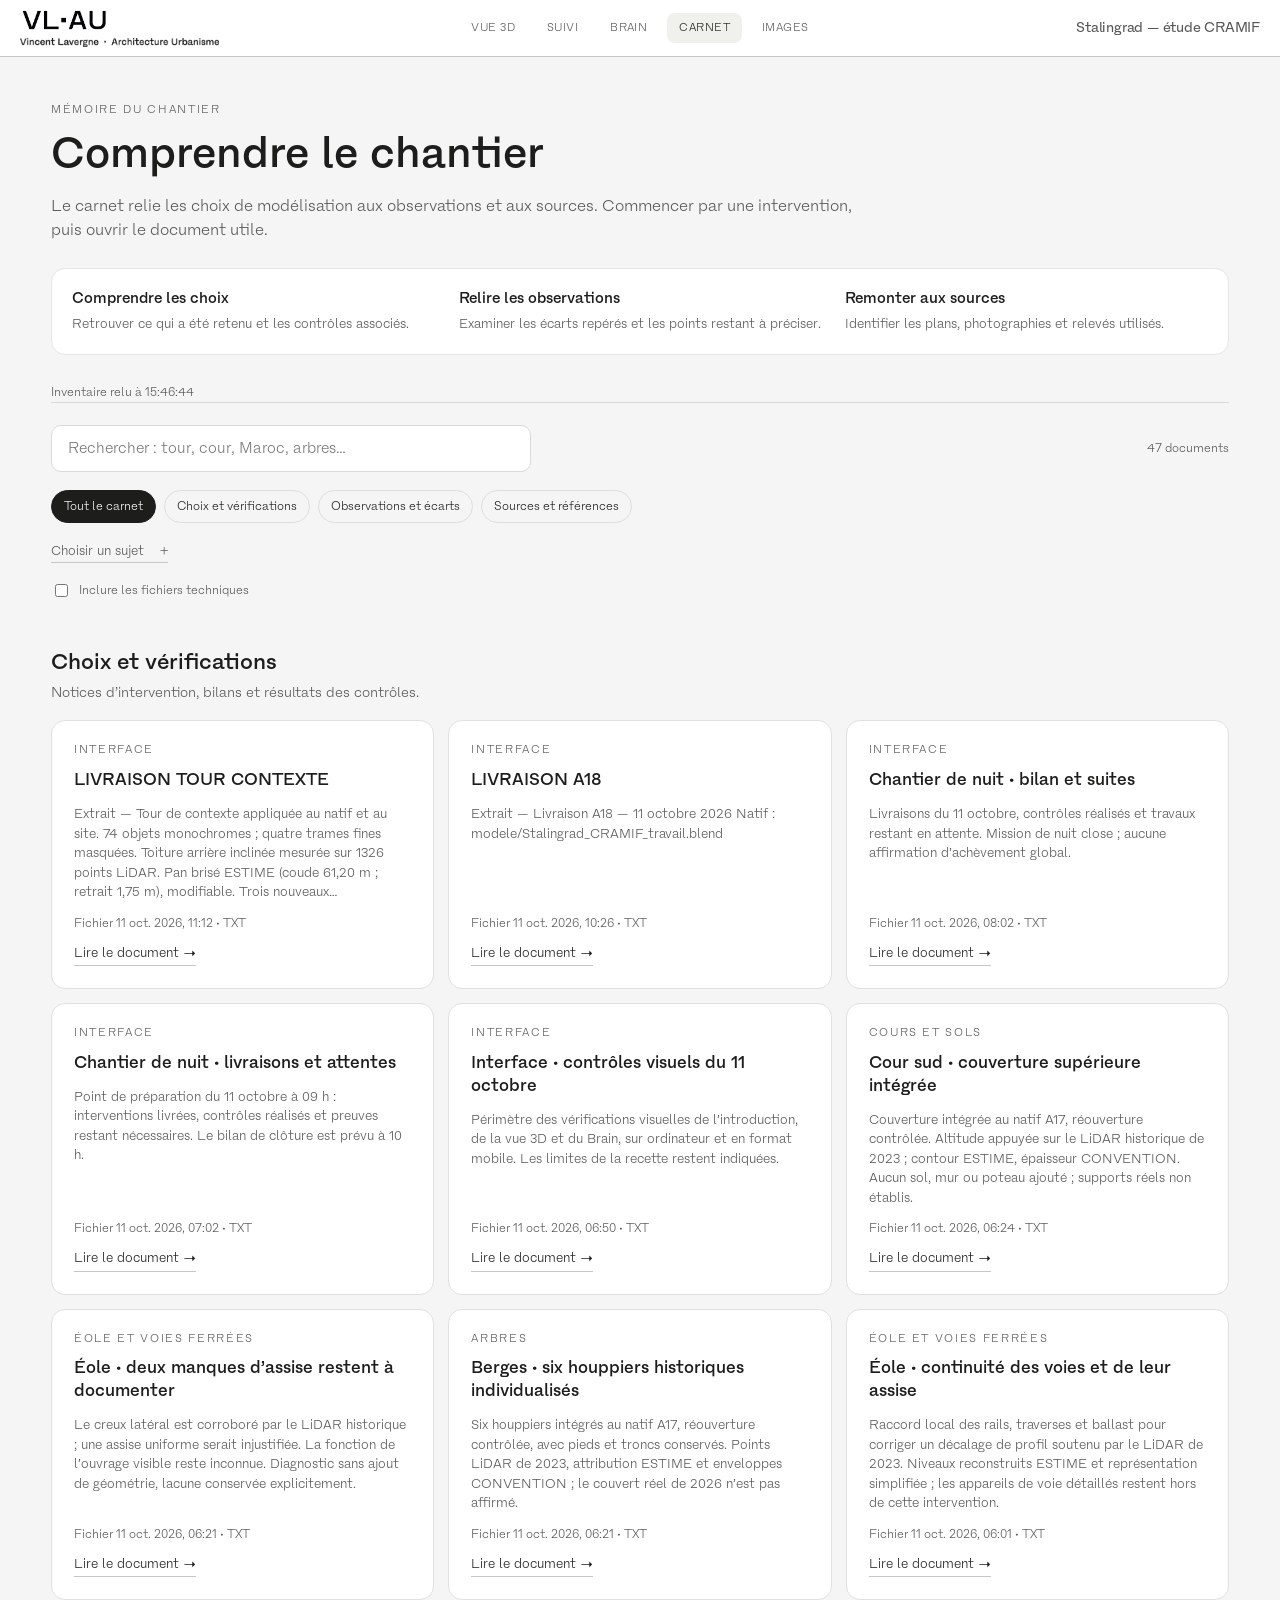
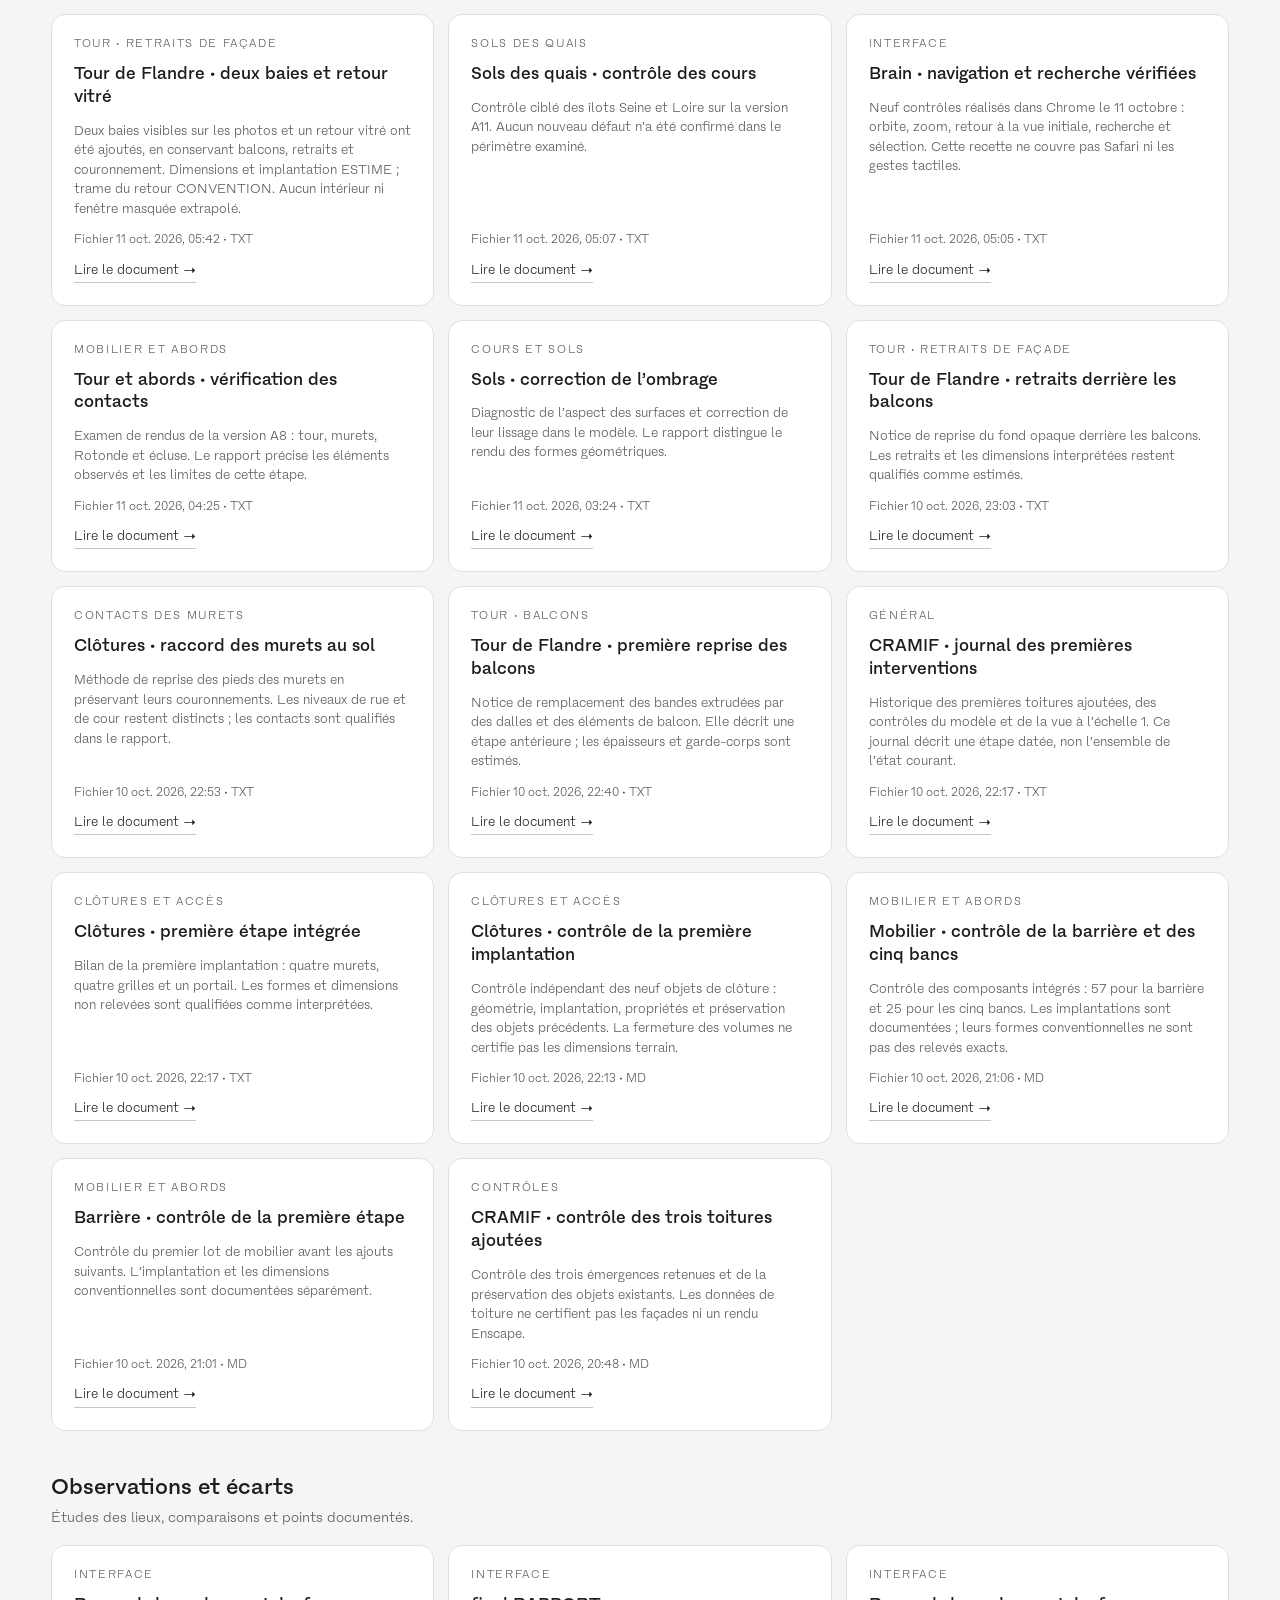
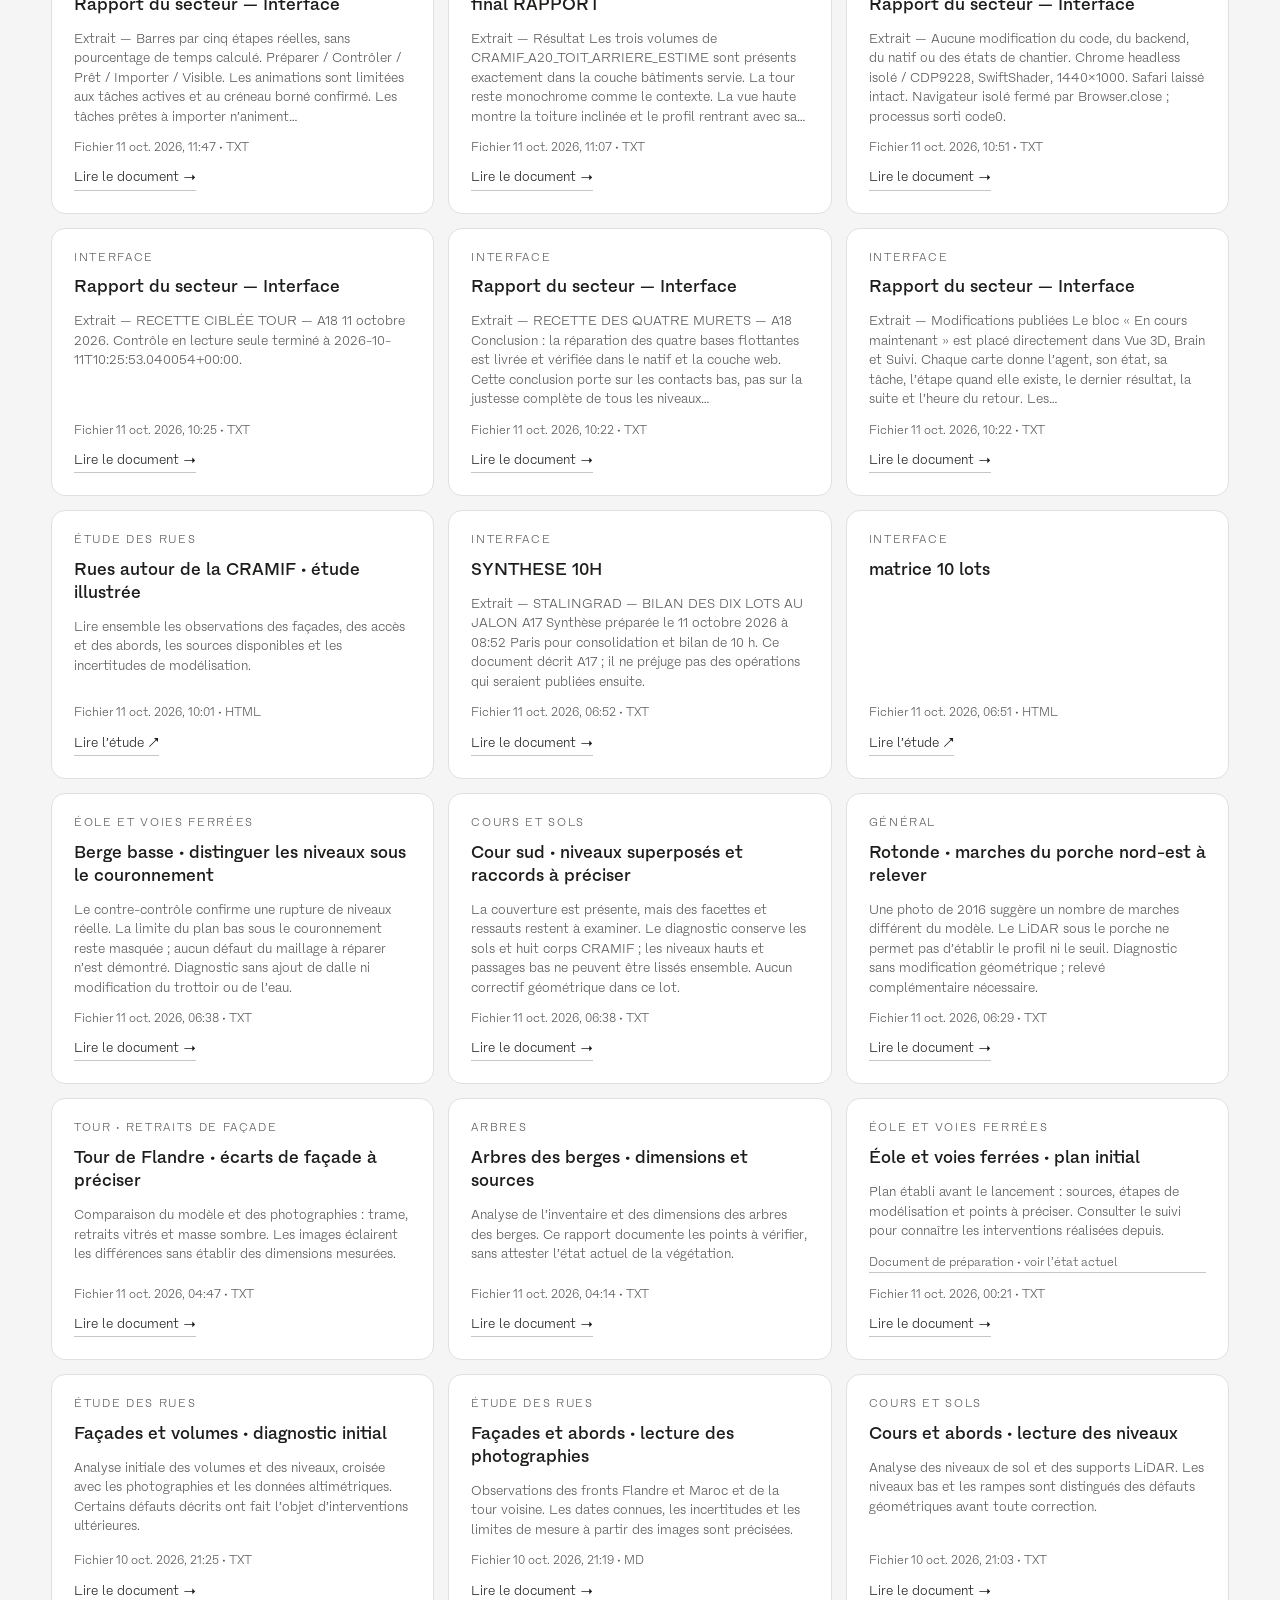
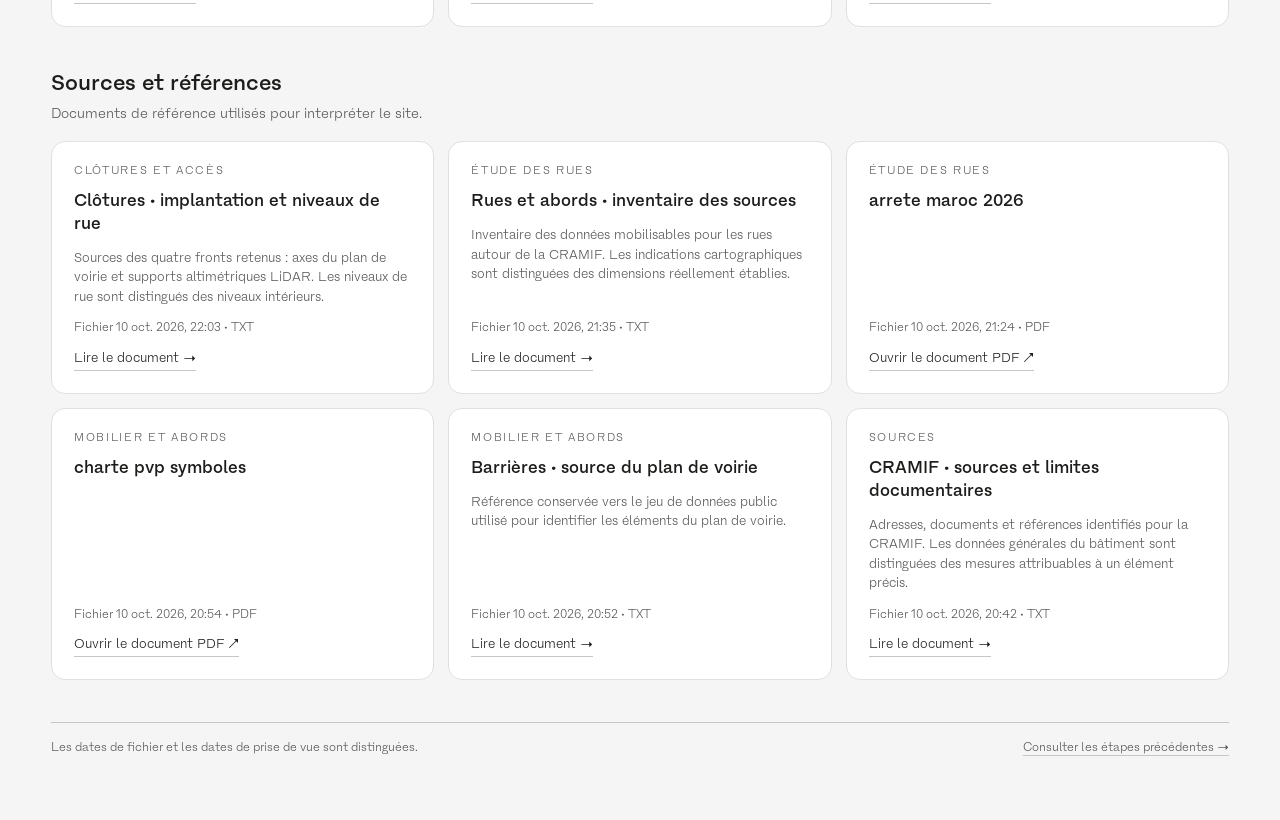
<file: carnet.html>
<!doctype html><html lang="fr"><head><meta charset="utf-8"><meta name="viewport" content="width=device-width,initial-scale=1"><title>Stalingrad — carnet et images</title><link rel="stylesheet" href="charte/charte.css"><style>
*{box-sizing:border-box}body{margin:0;background:#F5F5F5;color:#1D1E1C;font-family:Fracktif,"Helvetica Neue",Arial,sans-serif}header{border-bottom:1px solid #C6C6C6;background:#fff;padding:19px 4vw;display:flex;gap:28px;align-items:center;flex-wrap:wrap}.brand{text-decoration:none;font-size:15px;letter-spacing:.1em;color:inherit}.brand b{font-weight:600}nav{display:flex;gap:7px;flex-wrap:wrap}nav a{padding:9px 14px;text-decoration:none;color:#575756;border-radius:10px}nav a[aria-current=page]{background:#1D1E1C;color:white}header .label{margin-left:auto;font-size:12px;color:#575756}main{max-width:1440px;margin:auto;padding:34px 4vw 64px}.eyebrow{font-size:11px;letter-spacing:.15em;text-transform:uppercase;color:#575756}h1{font-size:clamp(28px,4vw,43px);font-weight:500;margin:9px 0 14px}h2{font-size:19px;font-weight:500;margin:0 0 14px}p{line-height:1.5}.intro{max-width:780px;color:#575756;margin:0 0 26px}.toolbar{display:flex;gap:10px;align-items:center;flex-wrap:wrap;padding:16px 0 22px;border-top:1px solid #C6C6C6}input,select,button{font:inherit}input[type=search],select{padding:10px;border:1px solid #C6C6C6;background:white;border-radius:10px}input[type=search]{width:min(380px,100%)}select{max-width:100%}button,.button{padding:10px 15px;border:1px solid #C6C6C6;background:#fff;border-radius:10px;color:#1D1E1C;cursor:pointer;text-decoration:none}button:hover,.button:hover{background:#F5F5F5}.count{margin-left:auto;font-size:12px;color:#575756}.grid{display:grid;grid-template-columns:repeat(auto-fill,minmax(270px,1fr));gap:20px}.card{background:#fff;border:1px solid #C6C6C6;border-radius:14px;overflow:hidden}.image-button{padding:0;border:0;border-radius:0;display:block;width:100%;background:#F5F5F5;aspect-ratio:4/3}.image-button img{width:100%;height:100%;object-fit:contain;display:block}.body{padding:16px}.tag{display:inline-block;font-size:10px;letter-spacing:.06em;text-transform:uppercase;background:#F5F5F5;color:#575756;padding:5px 7px}.tag.source{background:#F5F5F5;color:#575756}.tag.preview{background:#F5F5F5;color:#575756}.card h3{font-size:16px;line-height:1.3;font-weight:500;margin:12px 0 8px;overflow-wrap:anywhere}.meta{font-size:11px;color:#575756;line-height:1.6;overflow-wrap:anywhere}.card a{color:#575756}.empty{padding:30px;border:1px dashed #C6C6C6}.docs{display:grid;gap:9px}.doc{display:flex;align-items:center;gap:20px;padding:18px;background:white;border:1px solid #C6C6C6}.doc>a{color:#1D1E1C;font-size:15px;overflow-wrap:anywhere}.doc .meta{margin-left:auto;text-align:right}.doc .kind{font-size:11px;color:#575756}.foot{border-top:1px solid #C6C6C6;margin-top:40px;padding-top:17px;display:flex;gap:16px;justify-content:space-between;flex-wrap:wrap;font-size:12px;color:#575756}.foot a{color:#575756}.summary{background:#fff;border-left:4px solid #575756;padding:25px;margin-bottom:25px;max-width:1000px}.summary .phase{font-size:22px;margin:0 0 12px;font-weight:500}.columns{display:grid;grid-template-columns:minmax(0,1fr) minmax(0,1fr);gap:25px}.step,.event{border-top:1px solid #C6C6C6;padding:15px 0;line-height:1.4}.step{display:flex;justify-content:space-between;gap:20px}.step span:last-child{font-size:12px;color:#575756}.event time{font-size:11px;color:#575756;display:block;margin-bottom:5px}.actions{display:flex;flex-wrap:wrap;gap:10px;margin-top:20px}dialog{border:0;padding:18px;background:#fff;max-width:96vw;width:1300px;max-height:96vh}dialog::backdrop{background:#1D1E1CE8}.dialogbar{display:flex;gap:12px;justify-content:space-between;align-items:center;margin-bottom:12px}dialog img{display:block;width:100%;max-height:75vh;object-fit:contain;background:#F5F5F5}.zoomcap{display:flex;justify-content:space-between;gap:20px;align-items:center;margin-top:14px}.zoomcap a{color:#575756}.error{color:#575756}a:focus-visible,button:focus-visible,input:focus-visible,select:focus-visible{outline:3px solid #575756;outline-offset:3px}[hidden]{display:none!important}@media(max-width:700px){header{gap:12px;padding:15px 5vw}header .label{display:none}nav{gap:0}nav a{padding:8px 11px}main{padding:25px 5vw}.columns{grid-template-columns:1fr}.count{width:100%;margin:0}.doc{align-items:flex-start;flex-direction:column;gap:8px}.doc .meta{margin:0;text-align:left}.zoomcap{align-items:flex-start;flex-direction:column}}
.card,.summary{box-shadow:0 3px 15px rgba(29,30,28,.035)}.summary{border:1px solid #DADADA;border-radius:16px}.brand,nav a{border-bottom:0}.meta{letter-spacing:0;text-transform:none}.card{border-color:#e6e6e6}.tag{border-radius:5px}.doc{border-radius:10px}.error{color:#575756}a:focus-visible,button:focus-visible,input:focus-visible,select:focus-visible{outline-color:#575756}main{padding-top:46px}header{padding-top:20px;padding-bottom:20px}
.progress-grid{display:grid;grid-template-columns:repeat(auto-fit,minmax(250px,1fr));gap:16px;margin:25px 0 30px}.progress-card{padding:20px;background:#fff;border:1px solid #e0e0e0;border-radius:14px}.progress-card h3{margin:0 0 12px;font-size:16px;font-weight:500}.progress-card progress{display:block;width:100%;height:6px;border:0;margin:14px 0;background:#DADADA;border-radius:3px;overflow:hidden}.progress-card progress::-webkit-progress-bar{background:#DADADA}.progress-card progress::-webkit-progress-value{background:#1D1E1C}.progress-card progress::-moz-progress-bar{background:#1D1E1C}
header{display:grid;grid-template-columns:minmax(200px,1fr) auto minmax(200px,1fr);align-items:center;gap:24px;padding:8px 20px;min-height:57px}.marque{justify-self:start}.marque .wm{height:22px}.marque .lg{height:9px}header nav{justify-content:center;gap:8px;flex-wrap:nowrap}header nav a{padding:8px 12px;border-radius:8px;font-size:11px;letter-spacing:.04em;text-transform:uppercase}header nav a[aria-current=page]{background:#f0f0ed;color:#1D1E1C}header .label{justify-self:end;margin:0;font-size:14px;font-weight:400;letter-spacing:-.015em}.intro{font-size:16px;max-width:820px}.toolbar{display:block;padding-top:22px;border-color:#DADADA}.searchrow{display:flex;align-items:center;gap:16px;flex-wrap:wrap}.searchrow input{width:min(480px,100%);background:#fff;border-color:#DADADA;padding:13px 16px}.filters{display:flex;gap:8px;flex-wrap:wrap;margin-top:18px}.filter{border:1px solid #dedede;background:transparent;padding:8px 12px;font-size:12px;border-radius:20px}.filter[aria-pressed=true]{background:#1D1E1C;color:white;border-color:#1D1E1C}.topics{margin-top:17px}.topics summary{display:inline-block;cursor:pointer;font-size:13px;color:#575756;border-bottom:1px solid #C6C6C6;padding:3px 0}.topics summary:after{content:' +';margin-left:12px}.topics[open] summary:after{content:' −'}.topics .filters{margin-top:12px}.clear{font-size:12px;padding:8px 10px;border:0;background:transparent;text-decoration:underline}.count{font-size:12px;white-space:nowrap}.technical{display:flex;align-items:center;gap:8px;font-size:12px;color:#575756;margin-top:18px}.technical input{accent-color:#1D1E1C}.docgroup{margin:26px 0 42px}.grouphead{margin:0 0 17px;max-width:740px}.grouphead h2{font-size:22px;margin:0 0 7px}.grouphead p{font-size:14px;margin:0;color:#575756}.docgrid{display:grid;grid-template-columns:repeat(auto-fill,minmax(310px,1fr));gap:14px}.document{background:white;border:1px solid #e0e0e0;border-radius:14px;padding:22px;display:flex;flex-direction:column;gap:12px}.document h3{font-size:17px;line-height:1.35;margin:0;font-weight:500}.document p{font-size:13px;color:#575756;margin:0}.document .meta{margin-top:auto}.read{align-self:flex-start;border:0;border-bottom:1px solid #C6C6C6;background:none;padding:0 0 4px;border-radius:0;font-size:13px}.reading{font-size:15px;line-height:1.55;white-space:pre-wrap;max-width:860px;margin:25px auto 50px}.reading h3{font-size:20px;font-weight:500;white-space:normal;margin:25px 0 10px}.reading p{margin:0 0 16px}.provenance{font-size:12px;line-height:1.5;color:#575756;margin:9px 0;overflow-wrap:anywhere}.description{font-size:13px;color:#575756;line-height:1.5;margin:10px 0}.archive-notice{font-size:13px;color:#575756;border-top:1px solid #DADADA;padding-top:10px}.operation{font-size:14px;line-height:1.5;margin:10px 0}.steps-detail{font-size:12px;line-height:1.6;margin-top:14px;padding-left:17px}.helper{display:flex;gap:24px;margin:0 0 28px;padding:20px;background:#fff;border:1px solid #e5e5e5;border-radius:14px}.helper div{flex:1}.helper b{display:block;font-weight:500;margin-bottom:7px}.helper p{font-size:13px;margin:0;color:#575756}dialog{border-radius:16px;padding:24px}.body{padding:19px}.tag{font-size:10px}.meta{font-size:12px}.card h3{margin-top:13px}@media(max-width:900px){header{grid-template-columns:1fr auto;gap:14px;padding:12px 18px}header nav{grid-column:1/-1;grid-row:2;justify-content:center}header .label{display:block;font-size:12px;max-width:180px;text-align:right}header .marque{grid-column:1;grid-row:1}.helper{flex-direction:column;gap:17px}}@media(max-width:500px){main{padding-top:30px}.searchrow{gap:10px}.count{width:auto;margin-left:0}.docgrid{grid-template-columns:1fr}.document{padding:18px}.label{max-width:130px}.filter{font-size:11px;padding:8px 10px}dialog{padding:15px}}

/* Les chemins longs se replient dans les cartes sans masquer le débordement de la page. */
.docgrid,.document,.document>*,.card .body{min-width:0}.document h3,.document p,.document a,.document button,.card .description,.card a,.reading{overflow-wrap:anywhere}
</style><style>.activite-now{padding:16px;background:#fff;border:1px solid #e1e1dc;border-radius:14px;margin:0 0 20px;min-width:0}.activite-now h2{font-size:17px;line-height:1.3;margin:0 0 6px;font-weight:500;letter-spacing:-.02em}.activite-help{font-size:11px;color:#6b6b65;margin:0 0 12px;line-height:1.4}.activite-cards{display:grid;grid-template-columns:repeat(auto-fit,minmax(min(100%,230px),1fr));gap:10px;max-height:350px;overflow:auto}.activite-card{min-width:0;padding:12px;border:1px solid #e5e5df;border-radius:10px;background:#fafaf8;overflow-wrap:anywhere}.activite-head{display:flex;gap:8px;align-items:center;justify-content:space-between}.activite-head strong{font-size:12px;font-weight:500}.activite-state{font-size:10px;color:#575756;white-space:nowrap;display:inline-flex;align-items:center;gap:6px}.activite-en-cours .activite-state:before{content:'';width:10px;height:10px;border:1.5px solid #c6c6c0;border-top-color:#1d1e1c;border-radius:50%;animation:activite-tour 1.1s linear infinite}.activite-task{font-size:12px;line-height:1.45;margin:9px 0;color:#1d1e1c}.activite-detail{font-size:11px;line-height:1.45;color:#575756;margin:5px 0}.activite-time,.activite-lot{font-size:10px;color:#77776f;line-height:1.35;margin:8px 0 0}.activite-lot{margin:0 0 8px}.activite-now .activite-card p{margin-left:0;margin-right:0}@keyframes activite-tour{to{transform:rotate(360deg)}}@media(prefers-reduced-motion:reduce){.activite-en-cours .activite-state:before{animation:none}}#chantier .activite-now{padding:12px;margin:10px 0 16px}#chantier .activite-cards{max-height:320px;grid-template-columns:1fr}#maintenantBrain{margin:0 24px 18px}#maintenantBrain .activite-cards{max-height:260px}@media(max-width:600px){#maintenantBrain{margin:0 12px 16px}.activite-cards{grid-template-columns:1fr;max-height:340px}}
</style><style id="chantier-pipeline-style">
.activite-pipeline{margin:14px 0 12px}.activite-pipeline-title{display:flex;justify-content:space-between;gap:12px;font-size:12px;color:#696962;margin-bottom:8px}.activite-pipeline-track{height:5px;border-radius:4px;background:#e7e7e2;overflow:hidden;position:relative}.activite-pipeline-fill{height:100%;border-radius:4px;background:#54564d;transition:width .65s cubic-bezier(.22,1,.36,1);position:relative;overflow:hidden}.activite-en-cours .activite-pipeline-fill:after{content:"";position:absolute;inset:0;background:linear-gradient(90deg,transparent,rgba(255,255,255,.7),transparent);animation:chantier-flow 1.8s linear infinite}.activite-pipeline-steps{display:flex;justify-content:space-between;gap:4px;margin-top:8px;font-size:10px;color:#93938b}.activite-pipeline-steps span.passed{color:#44463e}.activite-pipeline-steps span.current{font-weight:600;color:#20221c}@keyframes chantier-flow{from{transform:translateX(-100%)}to{transform:translateX(100%)}}@media(prefers-reduced-motion:reduce){.activite-en-cours .activite-pipeline-fill:after{animation:none}.activite-pipeline-fill{transition:none}}
.activite-operation{font-size:11px;color:#696962;margin-top:8px}.activite-operation summary{cursor:pointer}.activite-pipeline{margin:10px 0 6px}.activite-pipeline-title{font-size:10px}.activite-task{margin:6px 0}#chantier .activite-cards{max-height:none;overflow:visible}
</style>
</head><body><header><a class="marque" href="./" aria-label="VL·AU — vue 3D"><img class="wm" src="charte/VLAU-logo.png" alt="VL·AU"><img class="lg" src="charte/VLAU-logotype-deplie.png" alt="Vincent Lavergne Architecture Urbanisme"></a><nav aria-label="Navigation principale"><a href="./" data-page="vue">Vue 3D</a><a href="suivi.html" data-page="suivi">Suivi</a><a href="brain.html">Brain</a><a href="carnet.html" data-page="carnet">Carnet</a><a href="carnet.html" data-page="images">Images</a></nav><span class="label">Stalingrad — étude CRAMIF</span></header><main><div class="eyebrow" id="eyebrow">Mémoire du chantier</div><h1 id="title">Carnet du chantier</h1><p class="intro" id="intro"></p><div id="guidance" class="helper" hidden><div><b>Comprendre les choix</b><p>Retrouver ce qui a été retenu et les contrôles associés.</p></div><div><b>Relire les observations</b><p>Examiner les écarts repérés et les points restant à préciser.</p></div><div><b>Remonter aux sources</b><p>Identifier les plans, photographies et relevés utilisés.</p></div></div><div id="status" role="status" class="meta">Chargement…</div><section id="dashboard" hidden></section><div id="toolbar" class="toolbar"><div class="searchrow"><input type="search" id="search" placeholder="Rechercher : tour, cour, Maroc, arbres…" aria-label="Rechercher dans les titres, descriptions et sources"><button id="reset" class="clear" hidden>Effacer les filtres</button><span class="count" id="count"></span></div><div id="roleFilters" class="filters" aria-label="Types de contenu"></div><details class="topics"><summary id="domainTitle">Choisir un sujet</summary><div id="domainFilters" class="filters" aria-label="Sujets"></div></details><label id="technical" class="technical"><input type="checkbox" id="showTechnical"> Inclure les fichiers techniques</label></div><div id="content"></div><section id="archiveDocs" hidden></section><footer class="foot"><span>Les dates de fichier et les dates de prise de vue sont distinguées.</span><a id="archiveLink" href="carnet.html">Consulter les étapes précédentes →</a></footer></main><dialog id="zoom" aria-label="Image agrandie"><div class="dialogbar"><span id="zoomTitle"></span><button id="closeZoom">Fermer ×</button></div><img id="zoomImage" alt=""><div class="zoomcap"><div id="zoomCaption"></div><a id="zoomOriginal" target="_blank" rel="noopener">Ouvrir l’original ↗</a></div></dialog><dialog id="reader" aria-label="Lecture du document"><div class="dialogbar"><span id="readerTitle"></span><button id="closeReader">Fermer ×</button></div><div id="readerMeta" class="meta"></div><article id="readerText" class="reading"></article><a id="readerOriginal" target="_blank" rel="noopener">Ouvrir le fichier original ↗</a></dialog><script>
function activiteEtat(a,g,now=Date.now()){
 const clean=v=>String(v||'').normalize('NFD').replace(/[\u0300-\u036f]/g,'').toLowerCase().replace(/[_-]/g,' ').trim();
 const status=clean(a.status),stage=clean(a.stage),date=Date.parse(a.updated_at||a.activity_at||g?.updated_at||''),age=now-date,until=Date.parse(a.valid_until||''),lease=Number.isFinite(until)&&until>now;
 const fresh=Number.isFinite(age)&&age>=-30000&&(age<180000||lease),done=['done','completed','livre','termine'].includes(status),ready=/^(a integrer|pret a integrer|pret a importer|awaiting integration|ready for integration)$/.test(stage),active=['active','in progress','en cours'].includes(status),stale=active&&!fresh&&!ready;
 let label=done?(a.delivery_target==='site'?'Visible dans le site':'Visible dans le modèle'):ready?'Prêt à importer':/attente|waiting|blocked/.test(stage)||!active?'En attente':/integr|import/.test(stage)?'Importation':/control|verif|test/.test(stage)?'Contrôle':'Préparation';
 const step=Number.isInteger(a.pipeline_step)?Math.max(0,Math.min(5,a.pipeline_step)):done?5:ready?3:/import|integr/.test(stage)?4:/control|verif|test/.test(stage)?2:active?1:0;
 return {label:stale?'Retour attendu':label,stageLabel:label,step,fresh,stale,animate:active&&fresh&&!ready&&!done,date,rank:active&&fresh?0:ready?1:stale?2:done?4:3};
}
function rendreActivite(host,d){
 if(!host)return;const group=d.agents||{},items=[...(group.items||[])],states=items.map(a=>({a,s:activiteEtat(a,group)})).sort((a,b)=>a.s.rank-b.s.rank),sig=JSON.stringify(states.map(({a,s})=>[a,s.label,s.animate]));
 if(host.dataset.signature===sig)return;host.dataset.signature=sig;host.classList.add('activite-now');host.setAttribute('aria-label',items.length&&items.every(a=>a.status==='done')?'Dernières livraisons':'Activité du chantier');host.replaceChildren();
 const el=(tag,text,cls)=>{const x=document.createElement(tag);if(text!==undefined)x.textContent=text;if(cls)x.className=cls;return x;};
 host.append(el('h2',items.length&&items.every(a=>a.status==='done')?'Dernières livraisons':'Activité du chantier'),el('p','Étapes réelles jusqu’au modèle · barre par jalons, sans estimation du temps restant.','activite-help'));
 if(!items.length){host.append(el('p','Aucun état d’agent publié.','activite-help'));return;}
 const grid=el('div',undefined,'activite-cards');
 for(const {a,s} of states){const card=el('article',undefined,'activite-card'+(s.animate?' activite-en-cours':''));const lot=a.lot_id||a.lot||a.chantier||a.domaine,lotName=lot?((d.avancement||[]).find(x=>x.id===lot)?.titre||lot):'';if(lotName)card.append(el('div',String(lotName),'activite-lot'));
 const top=el('div',undefined,'activite-head');top.append(el('strong',a.name||'Agent'),el('span',s.label,'activite-state'));card.append(top,el('p',a.task||'Tâche non renseignée.','activite-task'));
 const text=v=>typeof v==='string'?v:v?.label||v?.titre||'';const step=text(a.step||a.etape),result=text(a.result||a.last_result),next=text(a.next||a.next_step);
 const details=el('details',undefined,'activite-operation');details.append(el('summary','Détail de l’opération'));
 if(s.stale)details.append(el('p','Dernière étape : '+s.stageLabel.toLowerCase()+'. En attente d’un nouveau retour.','activite-detail'));
 if(step)details.append(el('p','Étape · '+step,'activite-detail'));
 if(result)details.append(el('p','Dernier résultat · '+result,'activite-detail'));
 if(next)details.append(el('p','Ensuite · '+next,'activite-detail'));
  const pipeline=el('div',undefined,'activite-pipeline'),title=el('div',undefined,'activite-pipeline-title');title.append(el('span',s.step===5?(a.delivery_target==='site'?'Modification visible sur le site':'Importation confirmée'):s.step===3?'Correction prête · modèle pas encore modifié':s.stale?'Dernière étape confirmée':s.step===4?(a.model_imported?'Modèle enregistré · confirmation du site':'Importation dans le modèle'):'Jusqu’à l’importation dans le modèle'),el('span',s.step+' / 5 étapes'));pipeline.append(title);
 const track=el('div',undefined,'activite-pipeline-track');track.setAttribute('role','progressbar');track.setAttribute('aria-label','Étapes d’importation de '+(a.task||a.name));track.setAttribute('aria-valuemin','0');track.setAttribute('aria-valuemax','5');track.setAttribute('aria-valuenow',String(s.step));track.setAttribute('aria-valuetext',s.label);const fill=el('div',undefined,'activite-pipeline-fill');fill.style.width=(s.step*20)+'%';track.append(fill);pipeline.append(track);
 const labels=el('div',undefined,'activite-pipeline-steps');['Préparer','Contrôler','Prêt','Importer','Visible'].forEach((t,i)=>labels.append(el('span',t,i+1===s.step?'current':i+1<s.step?'passed':'')));pipeline.append(labels);card.append(pipeline,details);
const stamp=Number.isFinite(s.date)?new Date(s.date).toLocaleTimeString('fr-FR'):'non renseignée';card.append(el('p','Mise à jour · '+stamp,'activite-time'));grid.append(card);
 }host.append(grid);
}

'use strict';
const $=id=>document.getElementById(id),path=location.pathname.replace(/\/$/,'')||'/';
const mode='carnet';
const names={general:'Général',interface:'Interface',simplification_quais:'Sols des quais',eole_voies:'Éole et voies ferrées',abords:'Mobilier et abords',clotures:'Clôtures et accès',etude_rues:'Étude des rues',reparation_tour:'Tour · balcons',reprise_facade_tour:'Tour · retraits de façade',reparation_sol:'Cours et sols',reparation_murets:'Contacts des murets',cramif_arbres:'Arbres',cramif_sources:'Sources',cramif_controle:'Contrôles'};
const label=d=>names[d]||String(d||'Général').replace(/_/g,' '),fold=t=>String(t||'').normalize('NFD').replace(/[\u0300-\u036f]/g,'').toLowerCase().replace(/_/g,' ');
const when=t=>Number.isFinite(Number(t))&&Number(t)>0?new Date(Number(t)*1000).toLocaleString('fr-FR',{day:'2-digit',month:'short',year:'numeric',hour:'2-digit',minute:'2-digit'}):'date non renseignée';
const node=(tag,text,cls)=>{const e=document.createElement(tag);if(text!==undefined)e.textContent=text;if(cls)e.className=cls;return e;};
const scalar=x=>typeof x==='string'||typeof x==='number'?String(x):Array.isArray(x)?x.map(scalar).filter(Boolean).join(' · '):x&&typeof x==='object'?scalar(x.nom||x.title||x.titre||x.label||x.source||x.url):'';
let all=[],current=[],domain='',role='',sig='',limit=48;
const categories={decisions:['Choix et vérifications','Notices d’intervention, bilans et résultats des contrôles.'],observations:['Observations et écarts','Études des lieux, comparaisons et points documentés.'],sources:['Sources et références','Documents de référence utilisés pour interpréter le site.'],technique:['Données techniques','Fichiers de calcul, mesures détaillées et procédures d’intégration.']};
// Notices éditoriales : résumés des documents conservés, sans certification de l’état courant.
const noticesCarnet={"interface/BILAN_NUIT.txt":{"titre_editorial": "Chantier de nuit · bilan et suites", "description": "Livraisons du 11 octobre, contrôles réalisés et travaux restant en attente. Mission de nuit close ; aucune affirmation d’achèvement global.", "categorie_document": "decisions", "domaine": "interface"},"interface/BILAN_PREPARATION_NUIT.txt":{"titre_editorial": "Chantier de nuit · livraisons et attentes", "description": "Point de préparation du 11 octobre à 09 h : interventions livrées, contrôles réalisés et preuves restant nécessaires. Le bilan de clôture est prévu à 10 h.", "categorie_document": "decisions", "domaine": "interface"},"interface/preuves_nuit/quais_A11/RAPPORT.txt":{"titre_editorial":"Sols des quais · contrôle des cours","description":"Contrôle ciblé des îlots Seine et Loire sur la version A11. Aucun nouveau défaut n’a été confirmé dans le périmètre examiné.","categorie_document":"decisions","domaine":"simplification_quais"},"interface/preuves_nuit/recette_headless/brain_interactions/RAPPORT.txt":{"titre_editorial":"Brain · navigation et recherche vérifiées","description":"Neuf contrôles réalisés dans Chrome le 11 octobre : orbite, zoom, retour à la vue initiale, recherche et sélection. Cette recette ne couvre pas Safari ni les gestes tactiles.","categorie_document":"decisions","domaine":"interface"},"interface/preuves_nuit/recette_headless/QUALIFICATION.txt":{"titre_editorial":"Interface · contrôles visuels du 11 octobre","description":"Périmètre des vérifications visuelles de l’introduction, de la vue 3D et du Brain, sur ordinateur et en format mobile. Les limites de la recette restent indiquées.","categorie_document":"decisions","domaine":"interface"},"interface/preuves_nuit/tour_trame/RAPPORT.txt":{"titre_editorial":"Tour de Flandre · écarts de façade à préciser","description":"Comparaison du modèle et des photographies : trame, retraits vitrés et masse sombre. Les images éclairent les différences sans établir des dimensions mesurées.","categorie_document":"observations","domaine":"reprise_facade_tour"},"interface/preuves_nuit/details_natifs_A8/RAPPORT.txt":{"titre_editorial":"Tour et abords · vérification des contacts","description":"Examen de rendus de la version A8 : tour, murets, Rotonde et écluse. Le rapport précise les éléments observés et les limites de cette étape.","categorie_document":"decisions","domaine":"abords"},"interface/preuves_nuit/canopies_berges/RAPPORT.txt":{"titre_editorial":"Arbres des berges · dimensions et sources","description":"Analyse de l’inventaire et des dimensions des arbres des berges. Ce rapport documente les points à vérifier, sans attester l’état actuel de la végétation.","categorie_document":"observations","domaine":"cramif_arbres"},"interface/preuves_nuit/ombrage_RAPPORT.txt":{"titre_editorial":"Sols · correction de l’ombrage","description":"Diagnostic de l’aspect des surfaces et correction de leur lissage dans le modèle. Le rapport distingue le rendu des formes géométriques.","categorie_document":"decisions","domaine":"reparation_sol"},"interface/PLAN_EOLE_VOIES.txt":{"titre_editorial":"Éole et voies ferrées · plan initial","description":"Plan établi avant le lancement : sources, étapes de modélisation et points à préciser. Consulter le suivi pour connaître les interventions réalisées depuis.","categorie_document":"observations","domaine":"eole_voies"},"reprise_facade_tour/LIRE.txt":{"titre_editorial":"Tour de Flandre · retraits derrière les balcons","description":"Notice de reprise du fond opaque derrière les balcons. Les retraits et les dimensions interprétées restent qualifiés comme estimés.","categorie_document":"decisions","domaine":"reprise_facade_tour"},"reparation_murets/RAPPORT.txt":{"titre_editorial":"Clôtures · raccord des murets au sol","description":"Méthode de reprise des pieds des murets en préservant leurs couronnements. Les niveaux de rue et de cour restent distincts ; les contacts sont qualifiés dans le rapport.","categorie_document":"decisions","domaine":"reparation_murets"},"reparation_tour/LIRE.txt":{"titre_editorial":"Tour de Flandre · première reprise des balcons","description":"Notice de remplacement des bandes extrudées par des dalles et des éléments de balcon. Elle décrit une étape antérieure ; les épaisseurs et garde-corps sont estimés.","categorie_document":"decisions","domaine":"reparation_tour"},"EXPERIENCE_CRAMIF.txt":{"titre_editorial":"CRAMIF · journal des premières interventions","description":"Historique des premières toitures ajoutées, des contrôles du modèle et de la vue à l’échelle 1. Ce journal décrit une étape datée, non l’ensemble de l’état courant.","categorie_document":"decisions","domaine":"general"},"clotures/ETAPE.txt":{"titre_editorial":"Clôtures · première étape intégrée","description":"Bilan de la première implantation : quatre murets, quatre grilles et un portail. Les formes et dimensions non relevées sont qualifiées comme interprétées.","categorie_document":"decisions","domaine":"clotures"},"clotures/CONTROLE_FINAL.md":{"titre_editorial":"Clôtures · contrôle de la première implantation","description":"Contrôle indépendant des neuf objets de clôture : géométrie, implantation, propriétés et préservation des objets précédents. La fermeture des volumes ne certifie pas les dimensions terrain.","categorie_document":"decisions","domaine":"clotures"},"clotures/RAPPORT.txt":{"titre_editorial":"Clôtures · implantation et niveaux de rue","description":"Sources des quatre fronts retenus : axes du plan de voirie et supports altimétriques LiDAR. Les niveaux de rue sont distingués des niveaux intérieurs.","categorie_document":"sources","domaine":"clotures"},"etude_rues/ETUDE_RUES.html":{"titre_editorial":"Rues autour de la CRAMIF · étude illustrée","description":"Lire ensemble les observations des façades, des accès et des abords, les sources disponibles et les incertitudes de modélisation.","categorie_document":"observations","domaine":"etude_rues"},"etude_rues/sources_RAPPORT.txt":{"titre_editorial":"Rues et abords · inventaire des sources","description":"Inventaire des données mobilisables pour les rues autour de la CRAMIF. Les indications cartographiques sont distinguées des dimensions réellement établies.","categorie_document":"sources","domaine":"etude_rues"},"etude_rues/geometrie_rapport.txt":{"titre_editorial":"Façades et volumes · diagnostic initial","description":"Analyse initiale des volumes et des niveaux, croisée avec les photographies et les données altimétriques. Certains défauts décrits ont fait l’objet d’interventions ultérieures.","categorie_document":"observations","domaine":"etude_rues"},"etude_rues/ETUDE_VISUELLE_RUES.md":{"titre_editorial":"Façades et abords · lecture des photographies","description":"Observations des fronts Flandre et Maroc et de la tour voisine. Les dates connues, les incertitudes et les limites de mesure à partir des images sont précisées.","categorie_document":"observations","domaine":"etude_rues"},"abords/CONTROLE_FINAL_MOBILIER.md":{"titre_editorial":"Mobilier · contrôle de la barrière et des cinq bancs","description":"Contrôle des composants intégrés : 57 pour la barrière et 25 pour les cinq bancs. Les implantations sont documentées ; leurs formes conventionnelles ne sont pas des relevés exacts.","categorie_document":"decisions","domaine":"abords"},"abords/RAPPORT.txt":{"titre_editorial":"Cours et abords · lecture des niveaux","description":"Analyse des niveaux de sol et des supports LiDAR. Les niveaux bas et les rampes sont distingués des défauts géométriques avant toute correction.","categorie_document":"observations","domaine":"reparation_sol"},"abords/CONTROLE_PREMIER_LOT.md":{"titre_editorial":"Barrière · contrôle de la première étape","description":"Contrôle du premier lot de mobilier avant les ajouts suivants. L’implantation et les dimensions conventionnelles sont documentées séparément.","categorie_document":"decisions","domaine":"abords"},"abords/pvp_barrieres_source.txt":{"titre_editorial":"Barrières · source du plan de voirie","description":"Référence conservée vers le jeu de données public utilisé pour identifier les éléments du plan de voirie.","categorie_document":"sources","domaine":"abords"},"cramif_controle/RAPPORT_FINAL.md":{"titre_editorial":"CRAMIF · contrôle des trois toitures ajoutées","description":"Contrôle des trois émergences retenues et de la préservation des objets existants. Les données de toiture ne certifient pas les façades ni un rendu Enscape.","categorie_document":"decisions","domaine":"cramif_controle"},"cramif_sources/rapport_sources.txt":{"titre_editorial":"CRAMIF · sources et limites documentaires","description":"Adresses, documents et références identifiés pour la CRAMIF. Les données générales du bâtiment sont distinguées des mesures attribuables à un élément précis.","categorie_document":"sources","domaine":"cramif_sources"},"interface/preuves_nuit/tour_A14/RAPPORT.txt":{"titre_editorial":"Tour de Flandre · deux baies et retour vitré","description":"Deux baies visibles sur les photos et un retour vitré ont été ajoutés, en conservant balcons, retraits et couronnement. Dimensions et implantation ESTIME ; trame du retour CONVENTION. Aucun intérieur ni fenêtre masquée extrapolé.","categorie_document":"decisions","domaine":"reprise_facade_tour"},"reparation_ferroviaire/NOTICE_A15.txt":{"titre_editorial":"Éole · continuité des voies et de leur assise","description":"Raccord local des rails, traverses et ballast pour corriger un décalage de profil soutenu par le LiDAR de 2023. Niveaux reconstruits ESTIME et représentation simplifiée ; les appareils de voie détaillés restent hors de cette intervention.","categorie_document":"decisions","domaine":"eole_voies"},"couverture_sud/NOTICE.txt":{"titre_editorial":"Cour sud · couverture supérieure intégrée","description":"Couverture intégrée au natif A17, réouverture contrôlée. Altitude appuyée sur le LiDAR historique de 2023 ; contour ESTIME, épaisseur CONVENTION. Aucun sol, mur ou poteau ajouté ; supports réels non établis.","categorie_document":"decisions","domaine":"reparation_sol"},"houppiers_berges/NOTICE.txt":{"titre_editorial":"Berges · six houppiers historiques individualisés","description":"Six houppiers intégrés au natif A17, réouverture contrôlée, avec pieds et troncs conservés. Points LiDAR de 2023, attribution ESTIME et enveloppes CONVENTION ; le couvert réel de 2026 n’est pas affirmé.","categorie_document":"decisions","domaine":"cramif_arbres"},"diagnostic_ferroviaire/NOTICE.txt":{"titre_editorial":"Éole · deux manques d’assise restent à documenter","description":"Le creux latéral est corroboré par le LiDAR historique ; une assise uniforme serait injustifiée. La fonction de l’ouvrage visible reste inconnue. Diagnostic sans ajout de géométrie, lacune conservée explicitement.","categorie_document":"decisions","domaine":"eole_voies"},"diagnostic_rotonde/NOTICE.txt":{"titre_editorial":"Rotonde · marches du porche nord-est à relever","description":"Une photo de 2016 suggère un nombre de marches différent du modèle. Le LiDAR sous le porche ne permet pas d’établir le profil ni le seuil. Diagnostic sans modification géométrique ; relevé complémentaire nécessaire.","categorie_document":"observations","domaine":"general"},"diagnostic_cours/NOTICE_A17.txt":{"titre_editorial":"Cour sud · niveaux superposés et raccords à préciser","description":"La couverture est présente, mais des facettes et ressauts restent à examiner. Le diagnostic conserve les sols et huit corps CRAMIF ; les niveaux hauts et passages bas ne peuvent être lissés ensemble. Aucun correctif géométrique dans ce lot.","categorie_document":"observations","domaine":"reparation_sol"},"diagnostic_berge/NOTICE_A19.txt":{"titre_editorial":"Berge basse · distinguer les niveaux sous le couronnement","description":"Le contre-contrôle confirme une rupture de niveaux réelle. La limite du plan bas sous le couronnement reste masquée ; aucun défaut du maillage à réparer n’est démontré. Diagnostic sans ajout de dalle ni modification du trottoir ou de l’eau.","categorie_document":"observations","domaine":"eole_voies"}};
const proceduresCarnet=new Set(["interface/preuves_nuit/controle_geometrie_A1.txt","interface/preuves_nuit/recette_interface_A1.txt","interface/preuves_nuit/RECETTE_UI_RESTANTE.txt","interface/preuves_nuit/RECETTE_EXHAUSTIVE.txt","interface/preuves_nuit/export_sans_doublons_A7.txt","interface/preuves_nuit/coupes_sources_ouvertes.txt","interface/preuves_nuit/coupes_A5_API.txt","interface/preuves_nuit/API_Brain_0520.txt","interface/preuves_nuit/tokens_attribution_nuit.txt","reparation_sol/LIVRAISON.txt","simplification_quais/LIVRAISON.txt","clotures/LIRE.txt","etude_rues/ETUDE_RUES.txt","interface/preuves_nuit/palette_A15/RAPPORT.txt","interface/preuves_nuit/coherence_baies_A14/RAPPORT.txt","interface/preuves_nuit/recette_headless/carnet/RAPPORT.txt","interface/preuves_nuit/recette_headless/vues/RAPPORT.txt","interface/preuves_nuit/cour_A17/RAPPORT.txt","interface/preuves_nuit/fraicheur_agents/RAPPORT.txt","interface/preuves_nuit/carnet_A15/RAPPORT.txt","interface/preuves_nuit/hierarchie_Pro/RAPPORT.txt","interface/preuves_nuit/archives_Claude/RAPPORT.txt","interface/preuves_nuit/galerie_recette/RAPPORT.txt","interface/preuves_nuit/provenance_copies/RAPPORT.txt","interface/preuves_nuit/carnet_A17/RAPPORT.txt","interface/preuves_nuit/recette_A_E/RAPPORT.txt","interface/preuves_nuit/bilan_dix_lots_A17/RAPPORT.txt","interface/preuves_nuit/bilan_eole/RAPPORT.txt"]);
function noticeCarnet(x){return x.type==='document'?{...x,...(noticesCarnet[x.rel]||{})}:x;}
function category(x){
 const explicit=fold(x.categorie_document||x.categorie||x.category),n=fold(x.nom);
 if(/technique|procedure|instruction/.test(explicit)||proceduresCarnet.has(x.rel)||n==='brain.html'||/\.(json|csv|geojson|npz|py|js|mjs|sh|yaml|yml)$/.test(n)||/^(mission|instructions?|consignes?|procedure|script|importer|checkpoint)\b/.test(n)||/guide import|generateur|inventaire|manifest|signature/.test(n))return'technique';
 if(/decision|choix|controle/.test(explicit))return'decisions';if(/source|reference/.test(explicit))return'sources';if(/observation|ecart/.test(explicit))return'observations';
 if(/source|charte|arrete|reference|bibliograph/.test(n))return'sources';if(/controle|validation|livraison|lire|etape|bilan|experience/.test(n))return'decisions';return'observations';
}
function title(x){if(x.titre_editorial)return x.titre_editorial;const n=x.nom||'',raw=scalar(x.titre||x.title)||n.replace(/\.[^.]+$/,'').replace(/_/g,' ');if(x.type!=='document')return raw;const short=fold(n.replace(/\.[^.]+$/,''));const special={'lire':'Comprendre l’intervention','livraison':'Bilan de l’intervention','rapport':'Rapport du secteur','etape':'Point d’étape','controle final':'Vérification de l’intervention','etude rues':'Étude des rues','etude visuelle rues':'Observations des façades et des abords'};return special[short]?special[short]+' — '+label(x.domaine):raw;}
function description(x){const fourni=scalar(x.description||x.explication||x.resume||x.legende||x.note);if(fourni)return fourni;if(/^PLAN_EOLE_VOIES\.txt$/i.test(x.nom||''))return 'Plan de préparation : sources, étapes de modélisation et points à préciser pour Éole et les voies ferrées.';return '';}
function provenance(x){const p=x.provenance;if(p&&typeof p==='object'){const found=scalar(x.source||p.producteur||p.reference);return found||(p.statut==='INCONNUE'?'Source non identifiée':'');}return scalar(p||x.source||x.source_name||x.origine);}
function imageRole(x){const r=x.role||x.statut||'';return String(r)||'Image documentée';}
function dateObservation(x){return scalar(x.date_observation||x.date_prise_de_vue||x.date_source||x.provenance?.date_acquisition);}
const conf={images:['Images et preuves du chantier','Parcourir les références, les analyses et les étapes du modèle. Filtrer par sujet ou rechercher un lieu ; chaque image conserve sa provenance.'],carnet:['Comprendre le chantier','Le carnet relie les choix de modélisation aux observations et aux sources. Commencer par une intervention, puis ouvrir le document utile.'],archives:['Étapes précédentes','Images et documents des phases antérieures. Ils servent à comprendre le cheminement du projet, sans décrire nécessairement son état actuel.'],suivi:['Suivre le chantier','Lire l’opération en cours, les étapes réalisées et les attentes annoncées. Les valeurs non mesurées ne sont pas converties en pourcentage.']}[mode];
$('title').textContent=conf[0];$('intro').textContent=conf[1];document.title='Stalingrad — '+conf[0];$('guidance').hidden=mode!=='carnet';$('technical').hidden=mode!=='carnet';
for(const a of document.querySelectorAll('header nav a'))if(a.dataset.page===mode)a.setAttribute('aria-current','page');
if(mode==='archives'){$('eyebrow').textContent='Historique';$('archiveLink').href='/images';$('archiveLink').textContent='Revenir à toutes les images →';}
function info(x,container){const desc=description(x),source=provenance(x),date=dateObservation(x);if(desc)container.append(node('p',desc,'description'));if(source)container.append(node('div','Provenance : '+source,'provenance'));const auteur=scalar(x.provenance?.producteur),licence=scalar(x.provenance?.licence);if(auteur&&auteur!==source)container.append(node('div','Auteur / producteur : '+auteur,'meta'));if(licence)container.append(node('div','Licence : '+licence,'meta'));const ref=x.source_url||x.provenance?.url;try{if(ref&&['https:','http:'].includes(new URL(ref).protocol)){const a=node('a','Consulter la source ↗','meta');a.href=ref;a.target='_blank';a.rel='noopener';container.append(a);}}catch{}const local=x.provenance?.reference;if(typeof local==='string'&&local.startsWith('f/')){const a=node('a','Lire la référence conservée ↗','meta');a.href=local;a.target='_blank';a.rel='noopener';container.append(a);}if(date)container.append(node('div',(x.provenance?.production_locale?'Image produite le : ':'Prise de vue / donnée : ')+date,'meta'));else if(/source/i.test(imageRole(x)))container.append(node('div','Date de prise de vue non renseignée','meta'));container.append(node('div','Fichier : '+when(x.mtime),'meta'));if(x.date_note)container.append(node('div',scalar(x.date_note),'meta'));}
function zoom(x){$('zoomTitle').textContent=title(x);$('zoomImage').src=x.url+'?t='+Math.floor(Number(x.mtime)||0);$('zoomImage').alt=title(x);$('zoomCaption').replaceChildren(node('div',imageRole(x)+' · '+label(x.domaine),'meta'));info(x,$('zoomCaption'));$('zoomOriginal').href=x.url;$('zoom').showModal();}
for(const [dialog,close] of [['zoom','closeZoom'],['reader','closeReader']]){$(close).onclick=()=>$(dialog).close();$(dialog).addEventListener('click',e=>{if(e.target===$(dialog))$(dialog).close();});}
async function read(x){if(/\.(pdf|html?)$/i.test(x.nom||'')){window.open(x.url,'_blank','noopener');return;}$('readerTitle').textContent=title(x);$('readerMeta').textContent=label(x.domaine)+' · fichier '+when(x.mtime);$('readerOriginal').href=x.url;$('readerText').replaceChildren(node('p','Chargement du document…'));$('reader').showModal();try{const r=await fetch(x.url,{cache:'no-store'});if(!r.ok)throw Error();const t=(await r.text()).slice(0,250000);const out=$('readerText');out.replaceChildren();for(const p of t.split(/\n\s*\n/)){const h=/^#{1,4}\s/.test(p)||p.length<100&&p===p.toUpperCase()&&/[A-ZÀÉ]/.test(p);out.append(node(h?'h3':'p',p.replace(/^#{1,4}\s/,'').replace(/\*\*([^*]+)\*\*/g,'$1')));}}catch{$('readerText').replaceChildren(node('p','Le document ne peut pas être lu ici. Utiliser le lien vers l’original.'));}}
function makeFilters(){const rf=$('roleFilters');rf.replaceChildren();const options=mode==='carnet'?[['','Tout le carnet'],...Object.entries(categories).filter(([k])=>k!=='technique').map(([k,v])=>[k,v[0]])]:[['','Toutes les images'],...[...new Set(all.map(imageRole))].sort().map(r=>[r,r])];for(const [value,text]of options){const b=node('button',text,'filter');b.type='button';b.setAttribute('aria-pressed',String(role===value));b.onclick=()=>{role=value;limit=48;render();};rf.append(b);}const df=$('domainFilters');df.replaceChildren();for(const [value,text]of [['','Tous les sujets'],...[...new Set(all.map(x=>x.domaine||'general'))].sort((a,b)=>label(a).localeCompare(label(b),'fr')).map(d=>[d,label(d)])]){const b=node('button',text,'filter');b.type='button';b.setAttribute('aria-pressed',String(domain===value));b.onclick=()=>{domain=value;limit=48;render();};df.append(b);}$('domainTitle').textContent=domain?'Sujet : '+label(domain):'Choisir un sujet';}
const apercusDocuments=new Map(),fileApercus=[];let apercusActifs=0;
function prendreExtrait(texte){
 const blocs=String(texte).replace(/\r/g,'').split(/\n\s*\n/).map(s=>s.split('\n').filter(l=>!/^\s*(?:#|\/|\{|\}|```|SHA|[A-Z_]+\s*=)/.test(l)).join(' ').replace(/\*\*|__/g,'').trim());
 const bloc=blocs.find(s=>s.length>=65&&!/^https?:|^[A-ZÀÉÈÊ0-9 _—:.-]+$/.test(s)&&!/(?:\/private\/tmp\/|\/Users\/|\bimporteur\b|\bquota\b|\bmission d.agent\b|\b[\w.-]+\.(?:py|npz|json)\b)/i.test(s))||'';
 return bloc.length>240?bloc.slice(0,237).replace(/\s+\S*$/,'')+'…':bloc;
}
function lancerApercus(){while(apercusActifs<3&&fileApercus.length){const job=fileApercus.shift();apercusActifs++;const controller=new AbortController(),timer=setTimeout(()=>controller.abort(),8000);fetch(job.url,{signal:controller.signal}).then(r=>r.ok?r.text():'').then(t=>job.resolve(prendreExtrait(t.slice(0,32768)))).catch(()=>job.resolve('')).finally(()=>{clearTimeout(timer);apercusActifs--;lancerApercus()});}}
function extraitDocument(x){const cle=x.url+'@'+x.mtime;if(!apercusDocuments.has(cle))apercusDocuments.set(cle,new Promise(resolve=>{fileApercus.push({url:x.url,resolve});lancerApercus()}));return apercusDocuments.get(cle);}
function docCard(x){const card=node('article',undefined,'document');card.append(node('div',label(x.domaine),'eyebrow'),node('h3',title(x)));const desc=description(x);if(desc)card.append(node('p',desc));else if(/\.(txt|md)$/i.test(x.nom)&&Number(x.taille)<128000&&String(x.url).startsWith('f/')){const extrait=node('p',undefined,'extrait');extrait.hidden=true;card.append(extrait);extraitDocument(x).then(t=>{if(t){extrait.textContent='Extrait — '+t;extrait.hidden=false;}});}const source=provenance(x);if(source)card.append(node('p','Source : '+source));if(/plan|mission|workflow/i.test(x.nom||'')){const suivi=node('a','Document de préparation · voir l’état actuel','meta');suivi.href='/suivi';card.append(suivi);}card.append(node('div','Fichier '+when(x.mtime)+' · '+String(x.nom||'').split('.').pop().toUpperCase(),'meta'));const b=node('button',/\.pdf$/i.test(x.nom)?'Ouvrir le document PDF ↗':/\.html?$/i.test(x.nom)?'Lire l’étude ↗':'Lire le document →','read');b.onclick=()=>read(x);card.append(b);return card;}
function render(){const q=fold($('search').value);current=all.filter(x=>{const cat=category(x);return (!q||fold([title(x),x.nom,x.rel,label(x.domaine),description(x),provenance(x)].join(' ')).includes(q))&&(!domain||(x.domaine||'general')===domain)&&(!role||(mode==='carnet'?cat===role:imageRole(x)===role))&&(mode!=='carnet'||$('showTechnical').checked||cat!=='technique');});makeFilters();$('reset').hidden=!q&&!domain&&!role&&!$('showTechnical').checked;const content=$('content');content.replaceChildren();content.className=mode==='carnet'?'':'grid';$('count').textContent=mode==='carnet'?current.length+' documents':Math.min(limit,current.length)+' sur '+current.length+' images';if(!current.length){content.append(node('p','Aucun résultat. Essayer un nom de rue ou élargir les filtres.','empty'));return;}
 if(mode==='carnet'){for(const [cat,labels]of Object.entries(categories)){const docs=current.filter(x=>category(x)===cat);if(!docs.length)continue;const section=node('section',undefined,'docgroup'),head=node('div',undefined,'grouphead'),grid=node('div',undefined,'docgrid');head.append(node('h2',labels[0]),node('p',labels[1]));for(const x of docs)grid.append(docCard(x));section.append(head,grid);content.append(section);}return;}
 for(const x of current.slice(0,limit)){const card=node('article',undefined,'card'),btn=node('button',undefined,'image-button'),im=node('img');btn.setAttribute('aria-label','Agrandir '+title(x));if(x.preview_supported!==false)im.src=x.url+'?t='+Math.floor(Number(x.mtime)||0);im.alt=title(x);im.loading='lazy';im.onerror=()=>btn.replaceChildren(node('span','Image indisponible'));if(x.preview_supported===false){btn.append(node('span','Ouvrir l’image originale ↗'));btn.onclick=()=>window.open(x.url,'_blank','noopener');}else{btn.append(im);btn.onclick=()=>zoom(x);}const body=node('div',undefined,'body');body.append(node('span',imageRole(x),'tag'),node('h3',title(x)),node('div',label(x.domaine),'meta'));info(x,body);if(/aperçu|apercu|rendu/i.test(imageRole(x)))body.append(node('div','Étape datée : consulter la vue 3D pour l’état courant.','archive-notice'));if(x.contexte)body.append(node('div',scalar(x.contexte),'meta'));if(x.archive)body.append(node('div','Document d’une étape précédente','meta'));card.append(btn,body);content.append(card);}if(current.length>limit){const more=node('button','Afficher 48 images supplémentaires','button');more.style.gridColumn='1 / -1';more.onclick=()=>{limit+=48;render();};content.append(more);}}
$('search').oninput=()=>{limit=48;render();};$('showTechnical').onchange=render;$('reset').onclick=()=>{domain='';role='';limit=48;$('search').value='';$('showTechnical').checked=false;render();};
function setup(items){all=(items||[]).map(x=>noticeCarnet({...x,domaine:x.domaine||x.chantier||x.theme||'general'}));render();}
function etatEtape(x){
 const s=String(x.status||x.etat||'').normalize('NFD').replace(/[\u0300-\u036f]/g,'').trim().toLowerCase();
 if(x.done===true||['done','completed','complete','finished','fait','faite','termine','terminee','valide','validee','livre','livree'].includes(s))return 'done';
 if(x.active===true||['active','in_progress','in progress','en cours'].includes(s))return 'active';
 if(['waiting','blocked','en attente','bloque','bloquee'].includes(s))return 'waiting';
 if(x.done===false||['pending','todo','to do','a faire'].includes(s))return 'pending';
 return 'unknown';
}
function libelleProgression(x,pct){const d=x.completed??x.terminees,t=x.total;const compte=d!==null&&d!==undefined&&d!==''&&Number.isFinite(Number(d))&&Number(t)>0&&Number(d)>=0&&Number(d)<=Number(t);return Math.round(pct)+' % '+(compte?(x.id==='interface'?'des contrôles':x.steps?.length===Number(t)?'des étapes':'des opérations'):'mesurés');}
function agentRecent(agent,groupe){const date=Date.parse(agent.updated_at||agent.activity_at||groupe?.updated_at||groupe?.activity_at||'');const age=Date.now()-date;return Number.isFinite(age)&&age>=-30000&&age<180000;}
function libelleEtatOperation(work){const e=etatEtape(work);return e==='done'?'Terminé':e==='active'?(agentRecent(work)?'Opération en cours':'Dernier état reçu · en cours, à actualiser'):e==='waiting'?'En attente':'État annoncé';}
function showProgress(work){const card=node('article',undefined,'progress-card');card.append(node('h3',work.titre||'Chantier'));const doneRaw=work.completed??work.terminees,done=Number(doneRaw),total=Number(work.total);const counted=doneRaw!==undefined&&doneRaw!==null&&doneRaw!==''&&Number.isFinite(done)&&Number.isFinite(total)&&total>0&&done>=0&&done<=total;const measured=work.percent_measured===true||work.percent_mesure===true||work.progress_basis==='mesure';const raw=work.percent;const finite=raw!==null&&raw!==undefined&&raw!==''&&Number.isFinite(Number(raw));if(counted||measured&&finite){const pct=Math.max(0,Math.min(100,counted?100*done/total:Number(raw)));card.append(node('div',counted?done+' opérations terminées sur '+total:Math.round(pct)+' % mesurés','meta'));const bar=node('progress');bar.max=100;bar.value=pct;bar.setAttribute('aria-label',work.titre||'Avancement');card.append(bar);}card.append(node('div',libelleEtatOperation(work),'meta'));
 const operation=scalar(work.operation||work.etat||work.message);if(operation)card.append(node('p',operation,'operation'));const wait=scalar(work.attente||work.waiting_reason||work.blocked_reason);if(wait)card.append(node('p','En attente : '+wait,'operation'));if(work.updated_at)card.append(node('div','Dernière information : '+new Date(work.updated_at).toLocaleString('fr-FR'),'meta'));if(Array.isArray(work.steps)&&work.steps.length){const ul=node('ul',undefined,'steps-detail');for(const st of work.steps){ul.append(node('li',typeof st==='string'?st:[st.titre||st.label||st.name,({done:'Fait',active:agentRecent(work)?'En cours':'Dernier état reçu : en cours',waiting:'En attente',pending:'À faire',unknown:'À préciser'})[etatEtape(st)]].filter(Boolean).join(' — ')));}card.append(ul);}return card;}
async function load(){try{
 if(mode==='suivi'){$('toolbar').hidden=true;$('dashboard').hidden=false;const r=await fetch('api/chantier.json',{cache:'no-store'});if(!r.ok)throw Error();const d=await r.json(),area=$('dashboard');const signature=JSON.stringify(d)+Math.floor(Date.now()/30000);if(signature===sig)return;sig=signature;area.replaceChildren();const now=node('section');rendreActivite(now,d);area.append(now);const summary=node('div',undefined,'summary');summary.append(node('p',d.phase||'Chantier en cours','phase'),node('p',d.message||'Aucune nouvelle opération annoncée.'));const a=node('a','Ouvrir la vue 3D →','button');a.href='/pro';summary.append(a);area.append(summary);if(Array.isArray(d.avancement)){const pg=node('section',undefined,'progress-grid');pg.setAttribute('aria-label','Opérations et attentes');for(const work of d.avancement)pg.append(showProgress(work));area.append(pg);}const cols=node('div',undefined,'columns'),steps=node('section'),journal=node('section');steps.append(node('h2','Étapes annoncées'));journal.append(node('h2','Journal des interventions'));for(const e of d.etapes||[]){const row=node('div',undefined,'step');row.append(node('span',e.titre||''),node('span',e.etat||''));steps.append(row);}for(const e of(d.journal||[]).slice().reverse().slice(0,12)){const row=node('div',undefined,'event');row.append(node('time',e.date||''),node('div',e.texte||''));journal.append(row);}cols.append(steps,journal);area.append(cols);$('status').textContent=d.updated_at?'État publié : '+new Date(d.updated_at).toLocaleString('fr-FR'):'Aucune date de mise à jour publiée';return;}
 const r=await fetch(mode==='archives'?'/api/archives':'api/hub.json',{cache:'no-store'});if(!r.ok)throw Error();const d=await r.json(),signature=JSON.stringify(mode==='images'?d.images:mode==='carnet'?d.documents:d.sections);$('status').textContent='Inventaire relu à '+new Date().toLocaleTimeString('fr-FR');if(signature===sig)return;sig=signature;
 if(mode==='archives'){const seen=new Set(),items=[];for(const sec of d.sections||[])for(const x of sec.images||[]){const key=x.racine+'/'+x.rel;if(seen.has(key))continue;seen.add(key);items.push({...x,titre:x.nom.replace(/_/g,' '),type:'image',role:'Archive',domaine:sec.titre,url:x.url||'f/'+x.racine+'/'+x.rel.split('/').map(encodeURIComponent).join('/')});}setup(items);const ad=$('archiveDocs');ad.hidden=false;ad.replaceChildren(node('h2','Documents des étapes précédentes'));const grid=node('div',undefined,'docgrid'),sd=new Set();for(const sec of d.sections||[])for(const x of sec.docs||[]){const key=x.racine+'/'+x.rel;if(sd.has(key))continue;sd.add(key);grid.append(docCard({...x,type:'document',domaine:sec.titre,url:x.url||'f/'+x.racine+'/'+x.rel.split('/').map(encodeURIComponent).join('/')}));}ad.append(grid);}else setup(mode==='images'?d.images:d.documents);$('status').classList.remove('error');
 }catch(e){$('status').textContent='Chargement momentanément indisponible. Les liens de navigation restent accessibles.';$('status').classList.add('error');}}
load();setInterval(()=>{if(!document.hidden&&!$('zoom').open&&!$('reader').open)load();},mode==='suivi'?3000:300000);

</script></body></html>
</file>
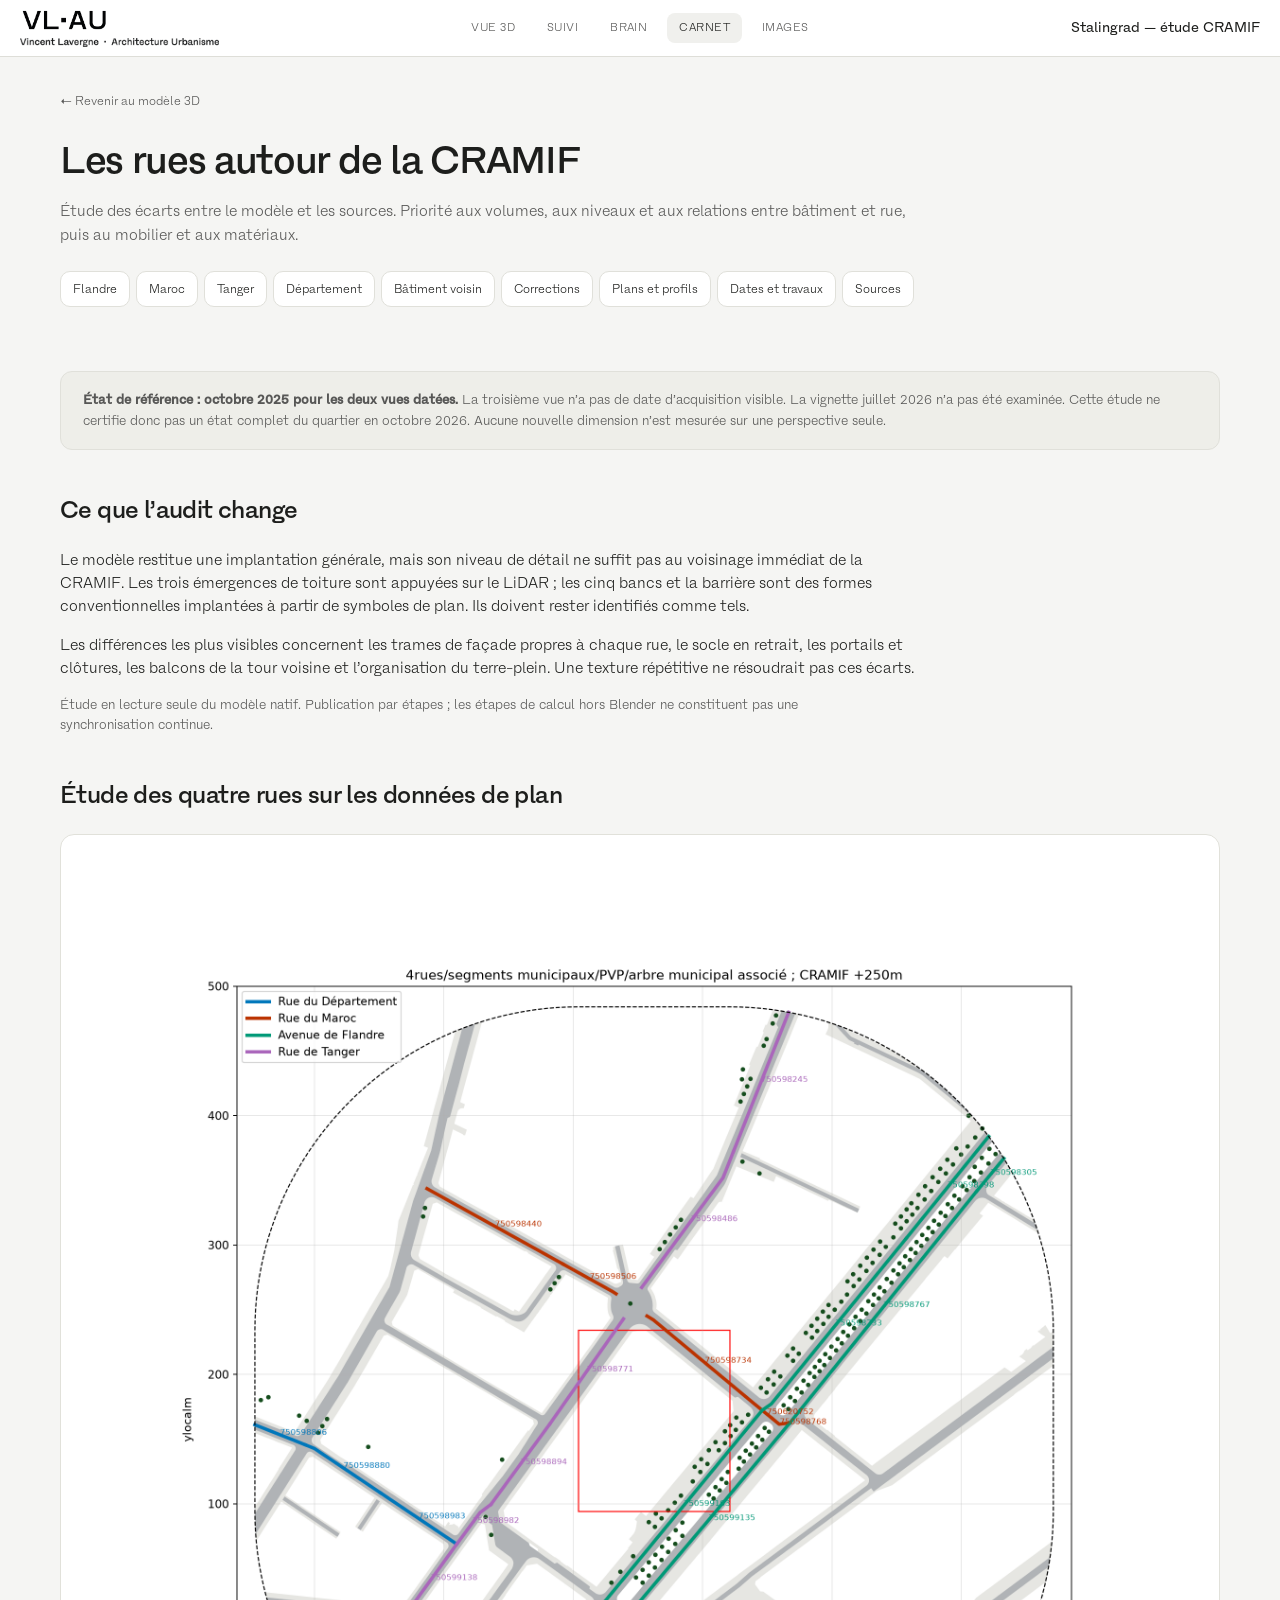
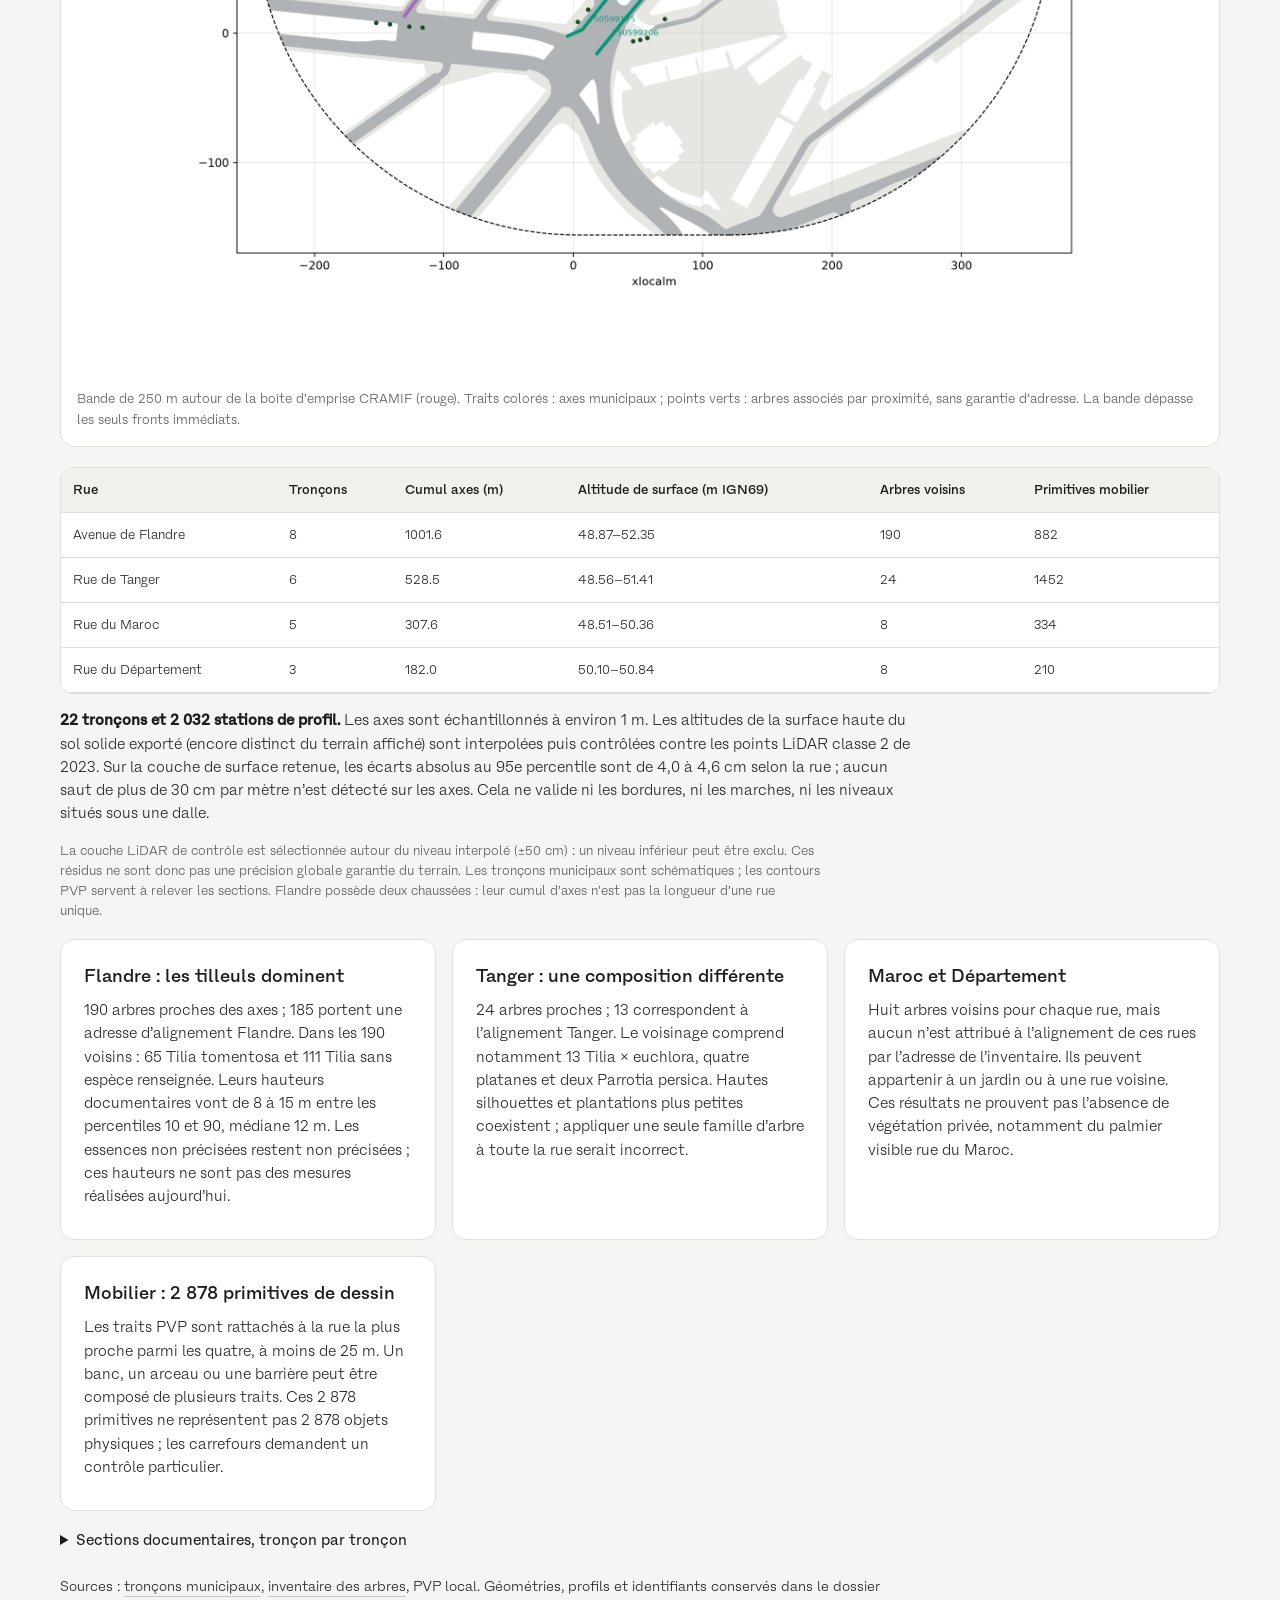
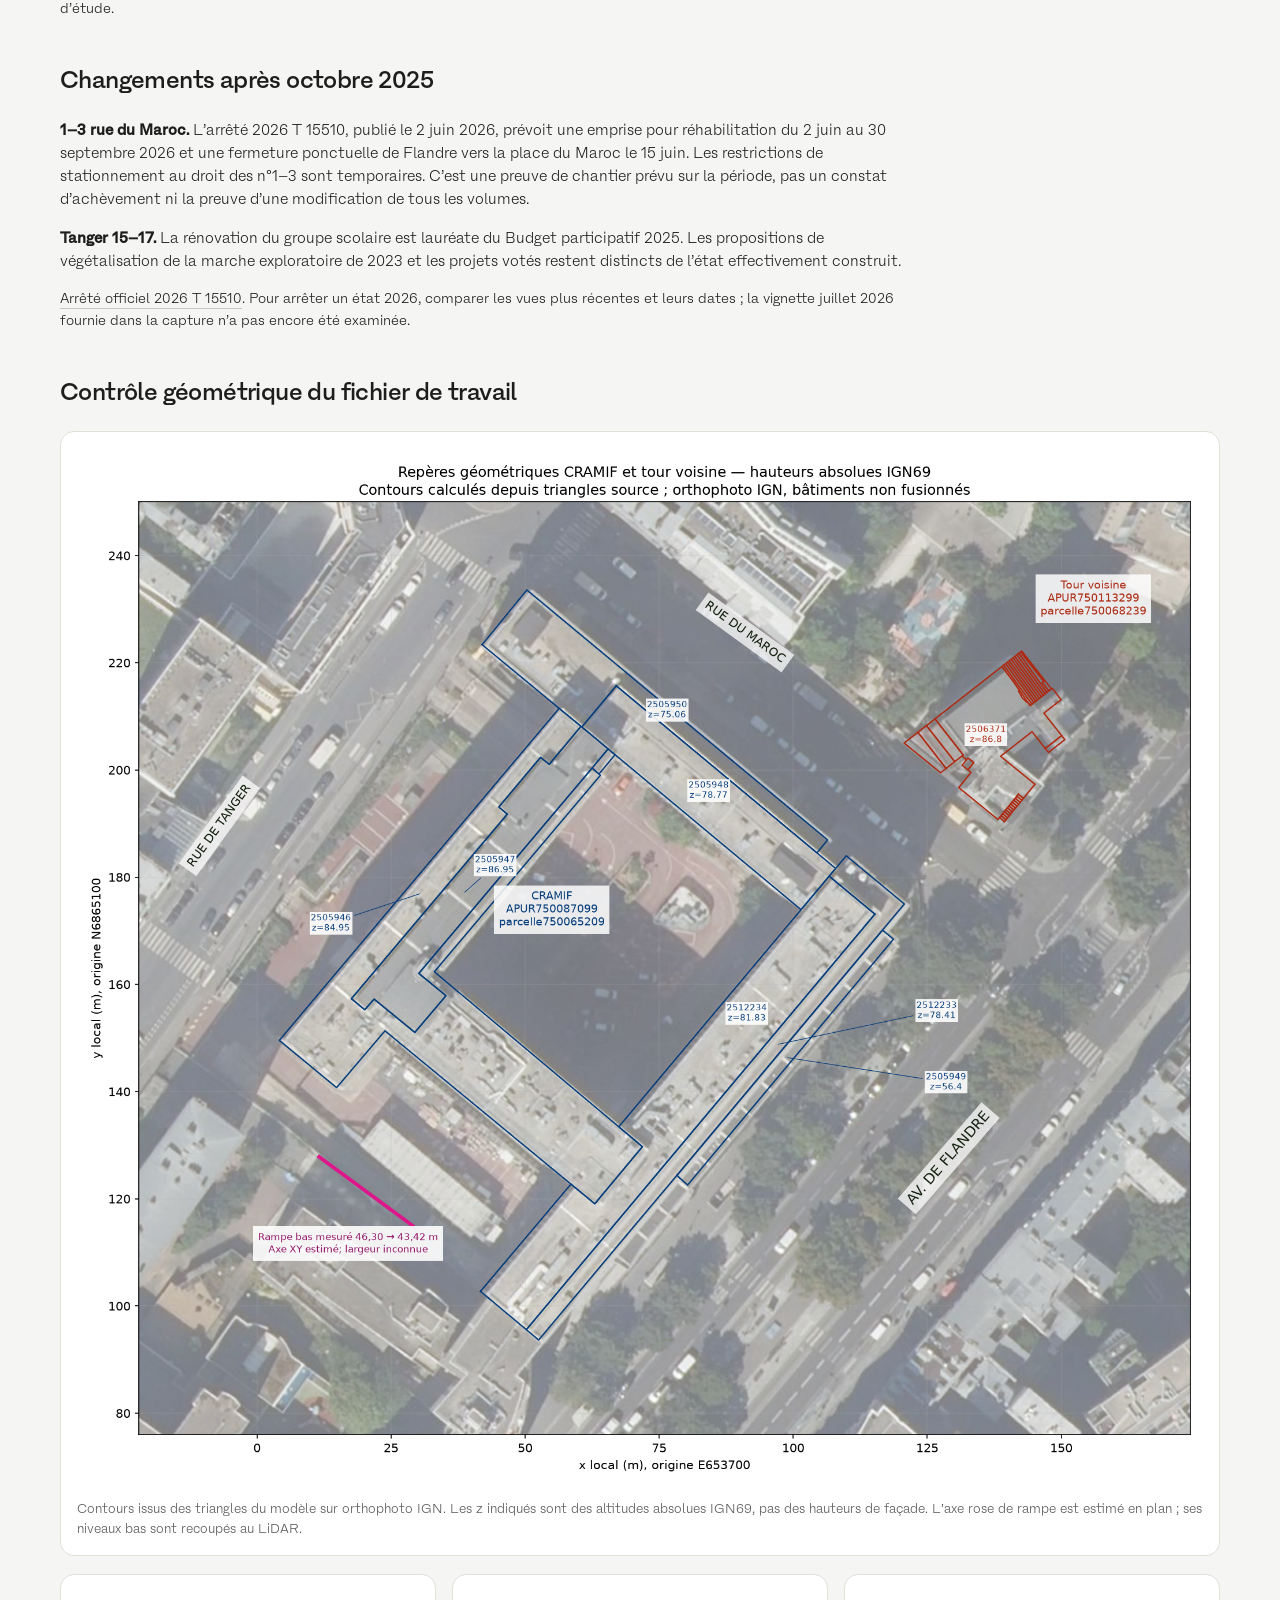
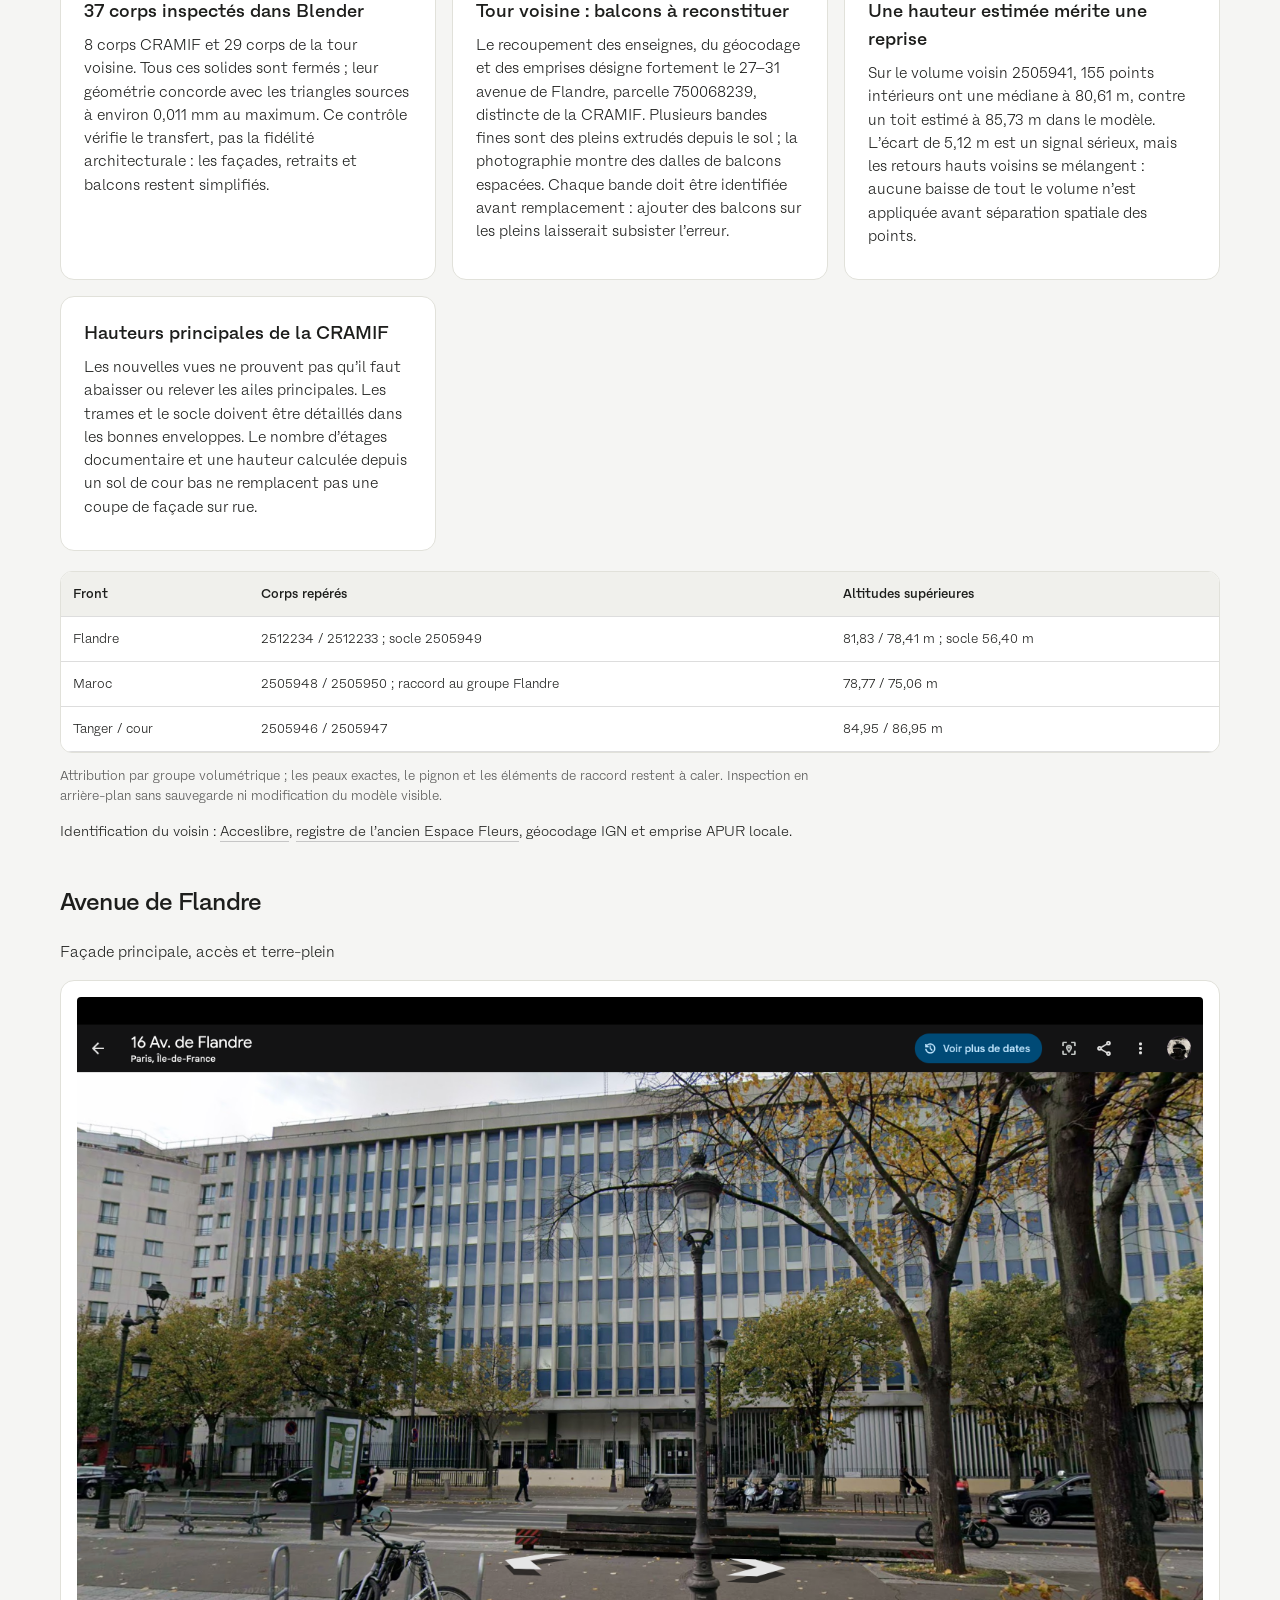
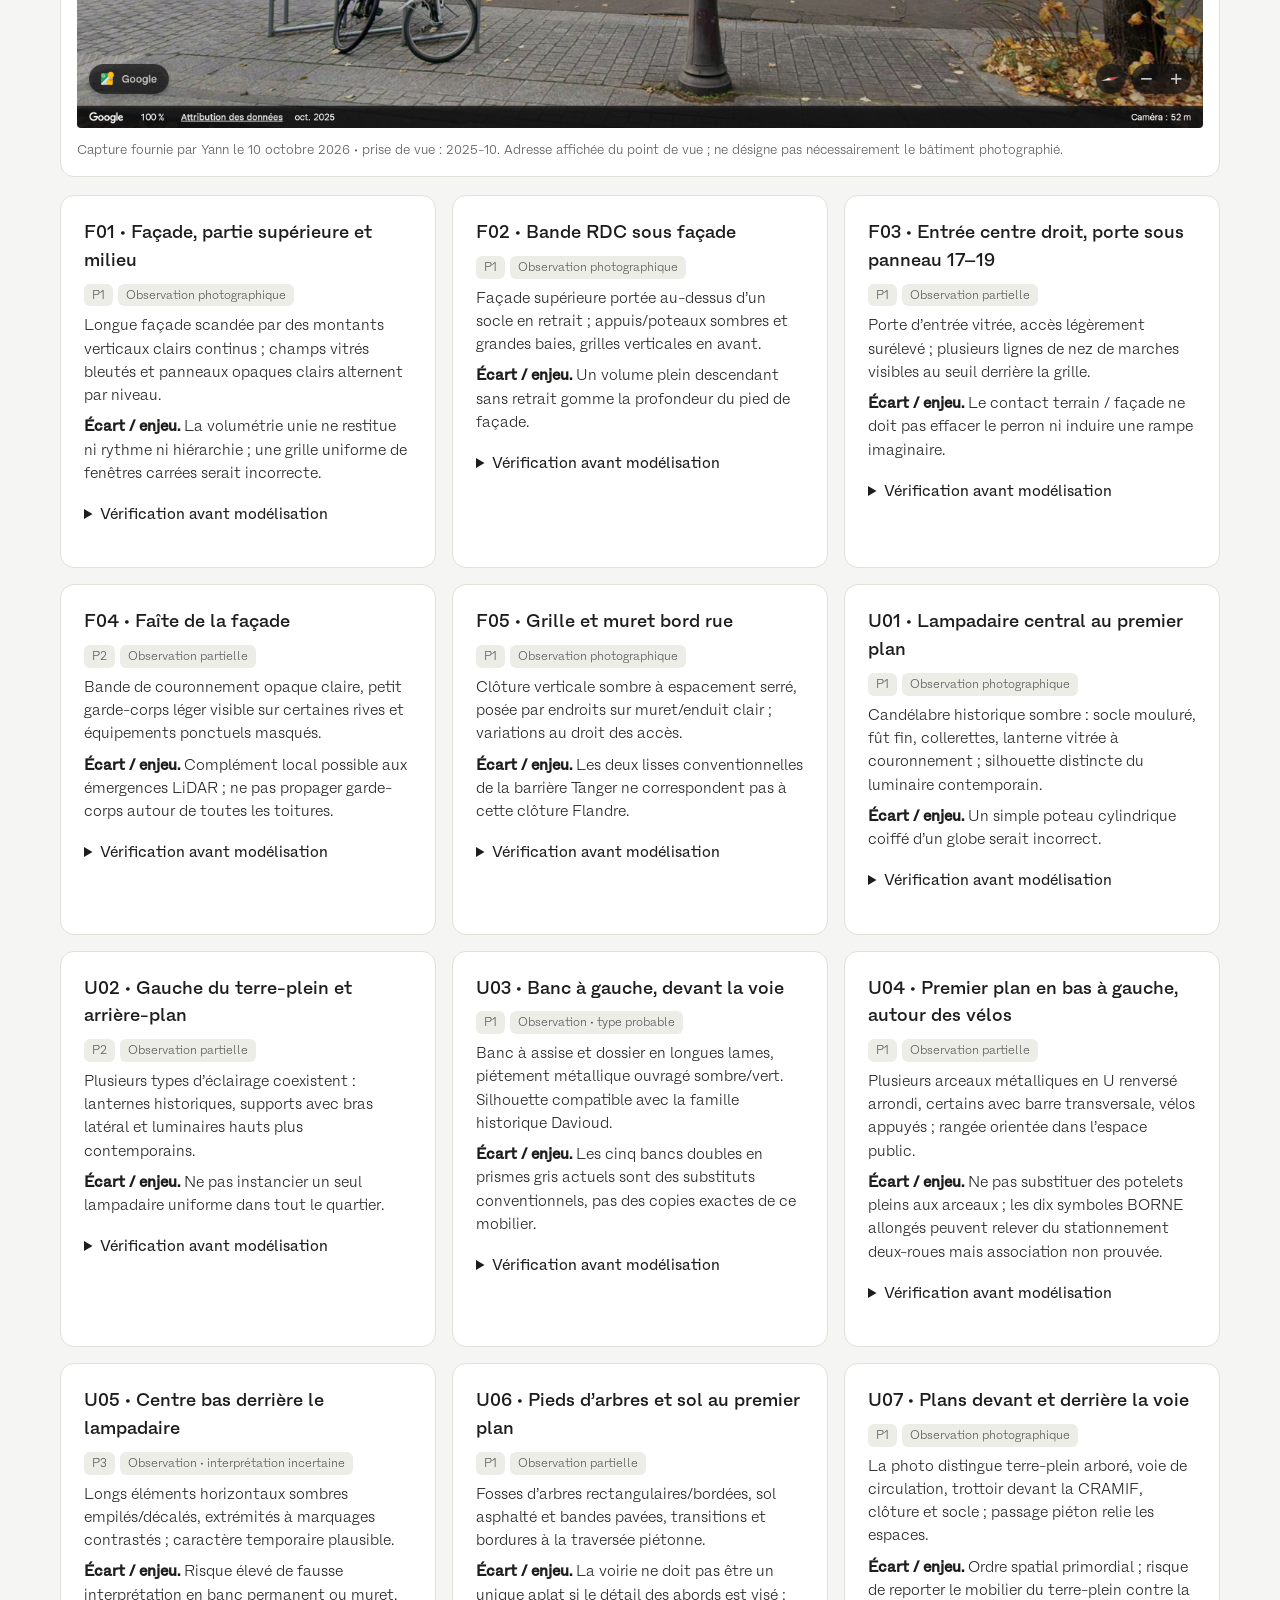
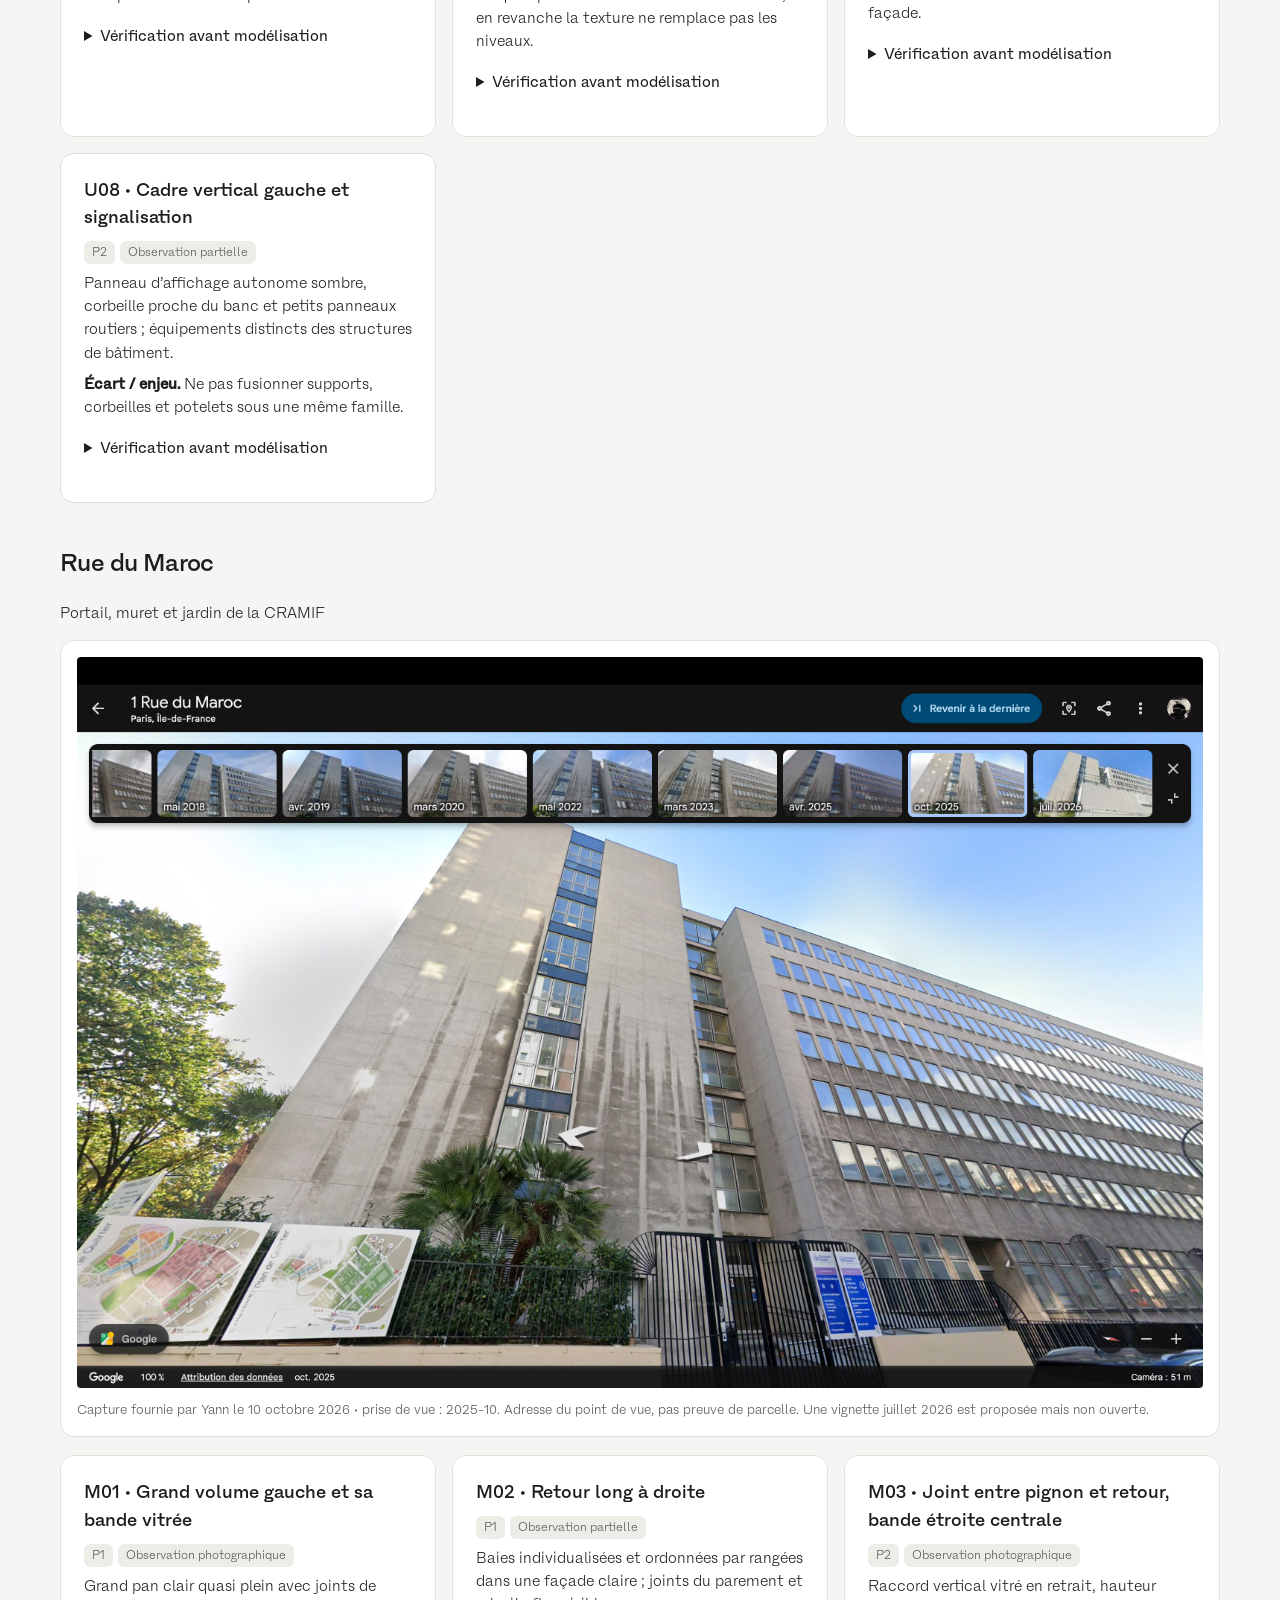
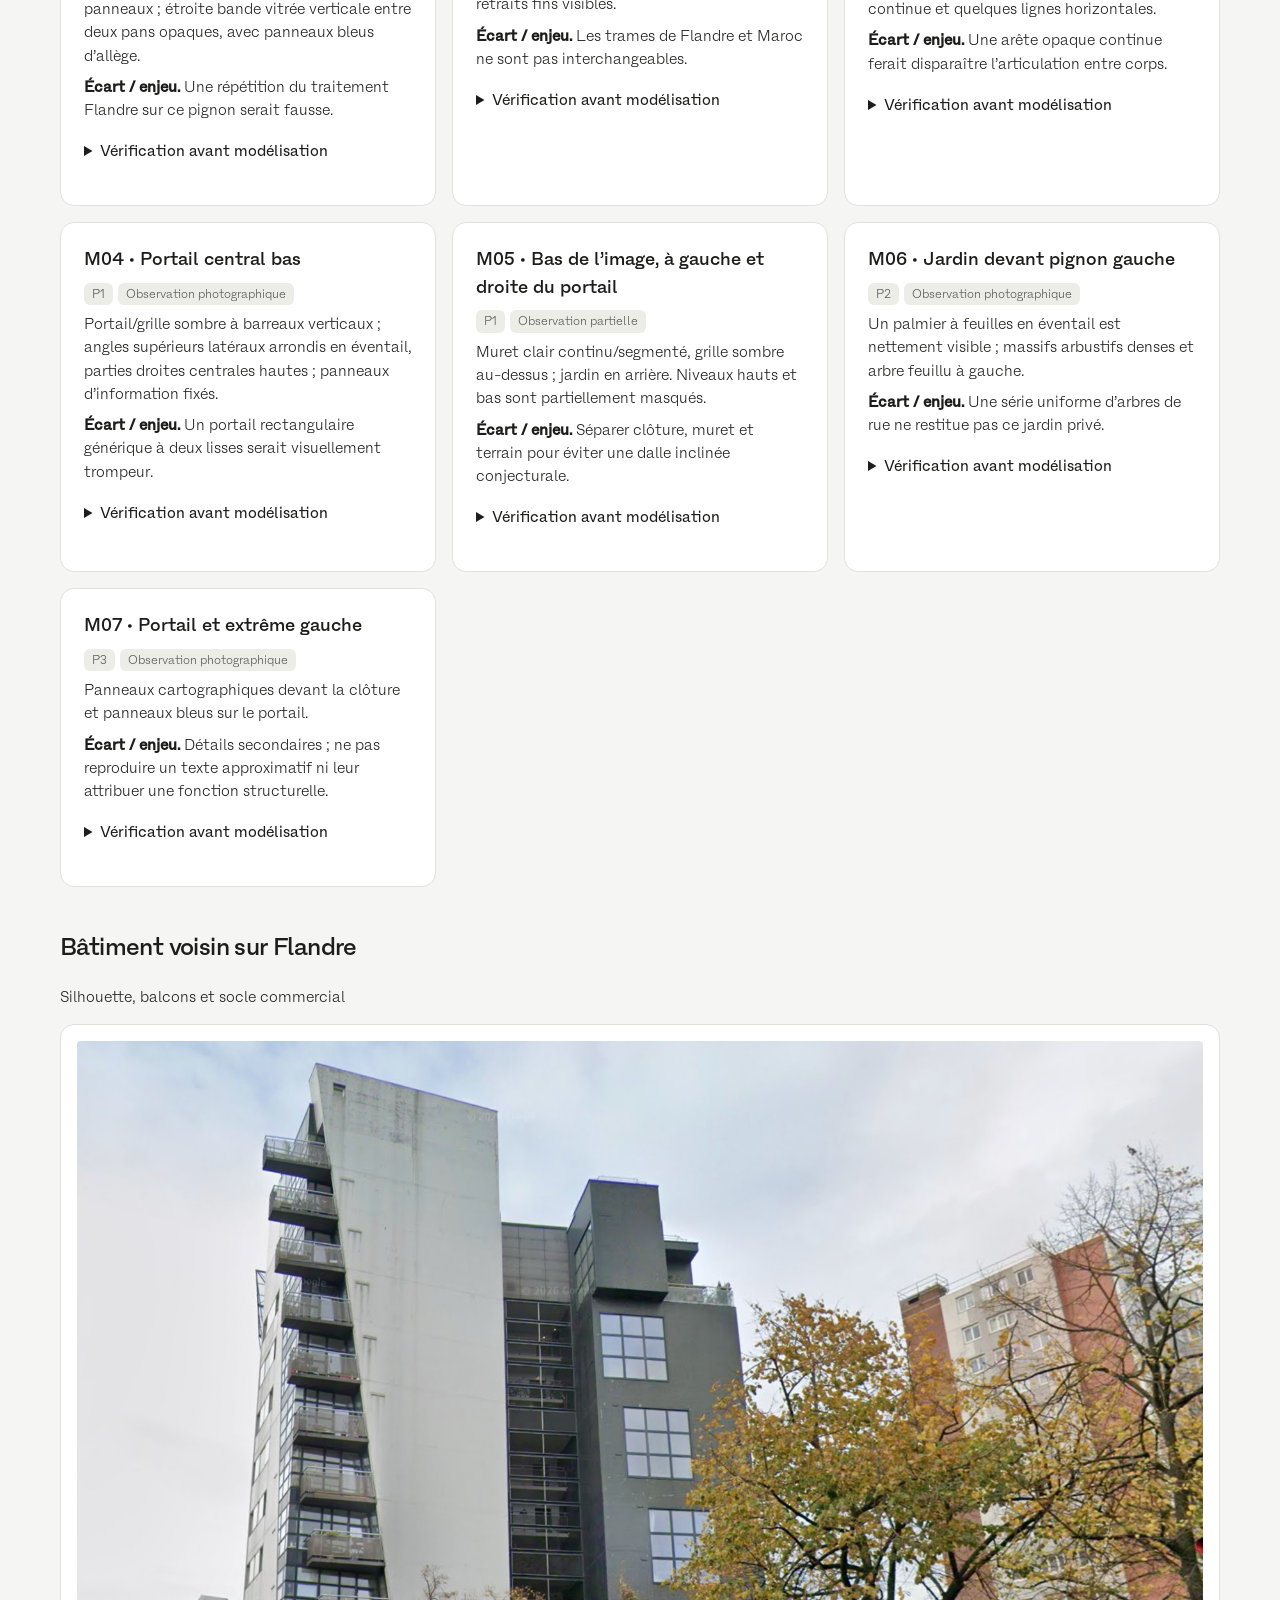
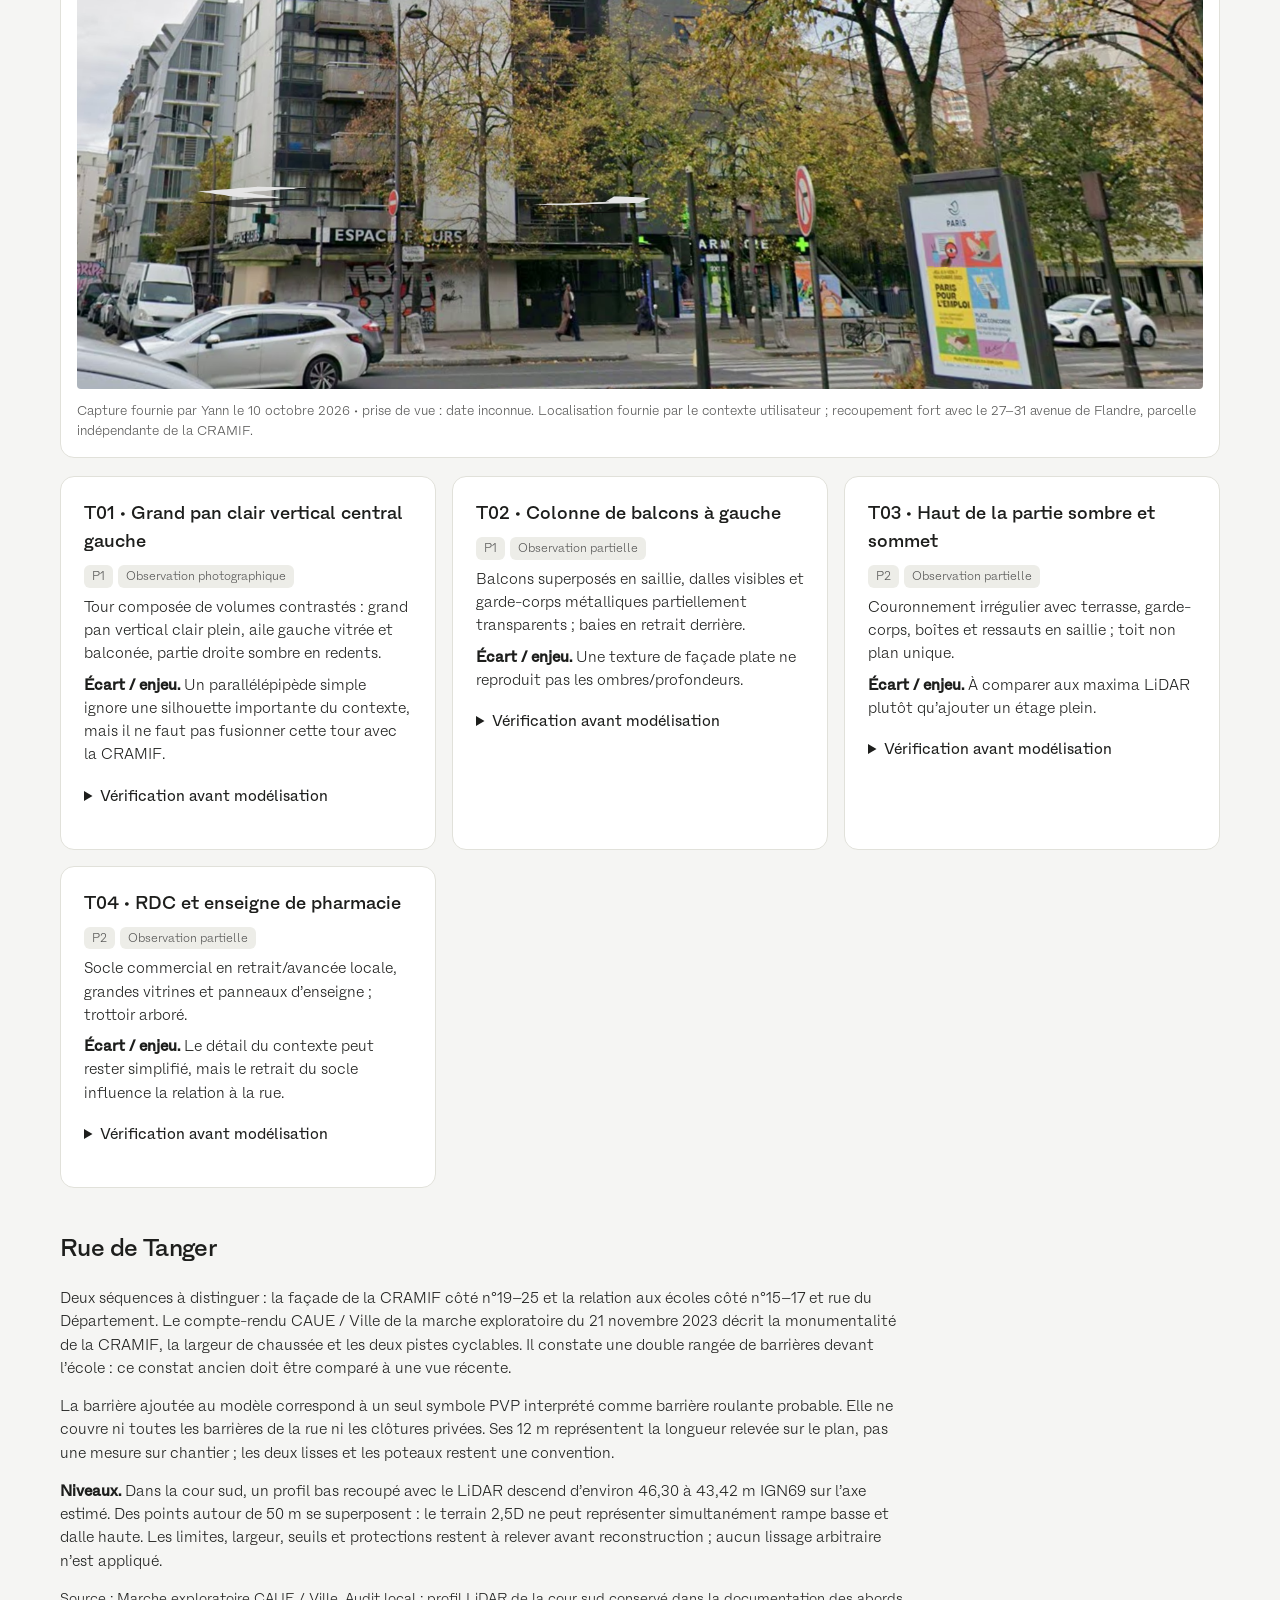
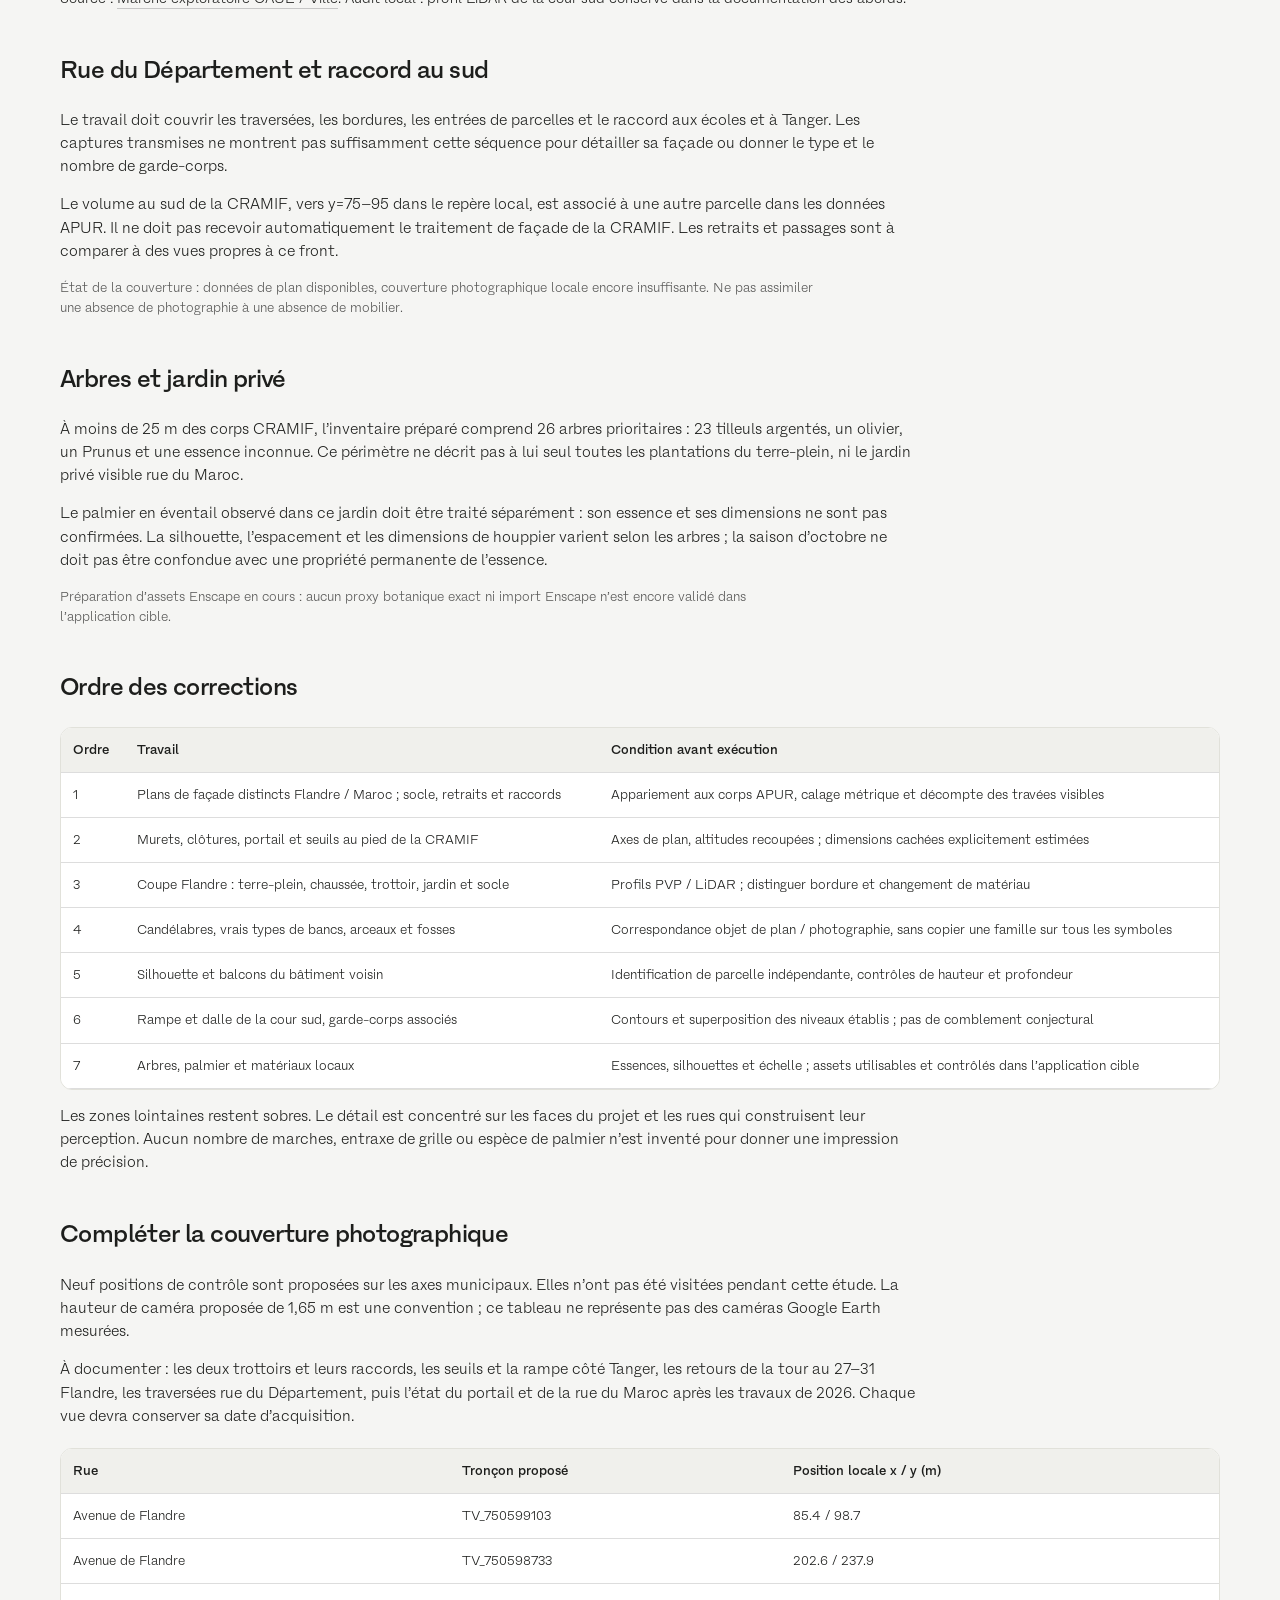
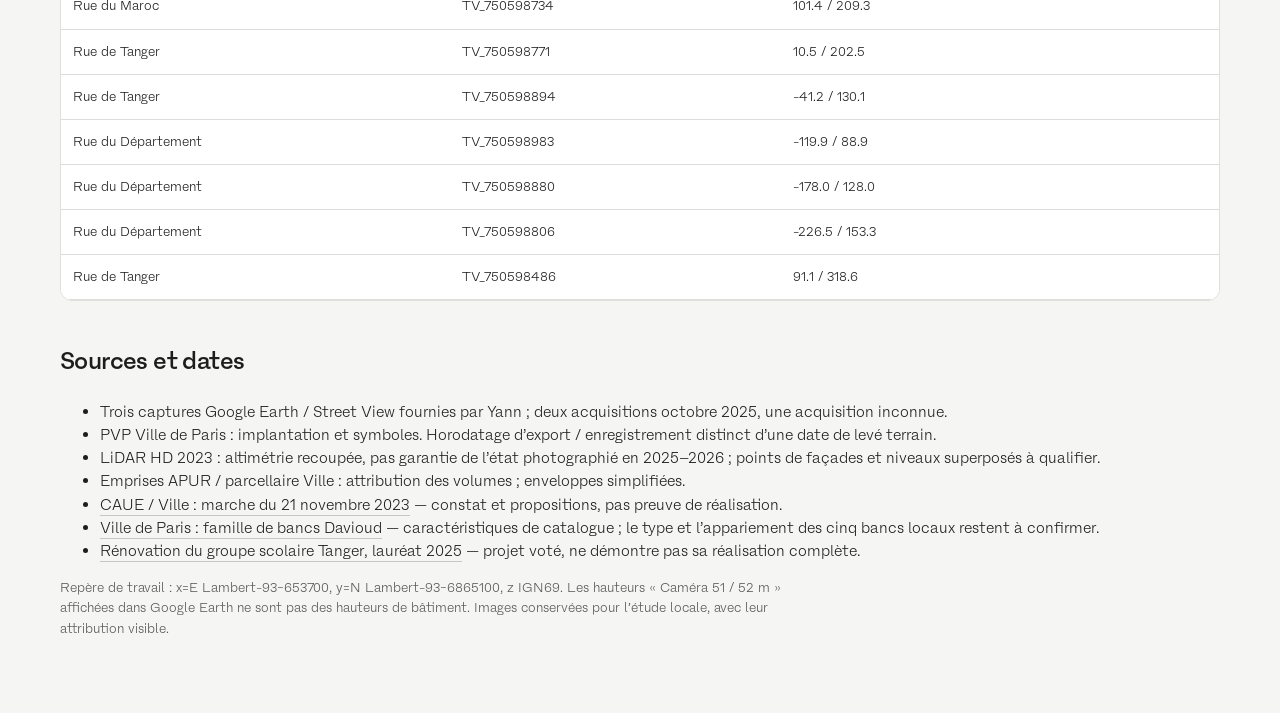
<file: etude-rues.html>
<!doctype html><html lang="fr"><meta charset="utf-8"><meta name="viewport" content="width=device-width,initial-scale=1"><title>CRAMIF — étude des rues</title><link rel="stylesheet" href="charte/charte.css"><style>
*{box-sizing:border-box}body{margin:0;background:#f5f4f0;color:#242b2e;font:16px/1.6 system-ui,sans-serif}header,main{max-width:1200px;margin:auto;padding:24px}header{border-bottom:1px solid #ccc}h1{font-size:32px;line-height:1.2}h2{font-size:25px}h3{font-size:18px;margin:0 0 8px}a{color:#1c6269}nav{display:flex;gap:16px;flex-wrap:wrap}section{margin:38px 0;scroll-margin-top:20px}figure{margin:0}img{width:100%;height:auto;display:block;border-radius:4px}figcaption,.small{font-size:13px;color:#596366}article{background:white;padding:20px;border:1px solid #deded8;border-radius:5px}article p{margin:8px 0}.cards{display:grid;grid-template-columns:repeat(auto-fit,minmax(320px,1fr));gap:12px;margin-top:18px}.tag{display:inline-block;font-size:12px;background:#edf1ef;padding:2px 8px;margin-right:5px;border-radius:3px}.priority{background:#e9ded0}table{width:100%;border-collapse:collapse;background:white}td,th{text-align:left;padding:12px;border-bottom:1px solid #ddd;vertical-align:top}.scroll{overflow-x:auto}.note{border-left:4px solid #aa7753;padding:12px 20px;background:#eee8df}.source{font-size:14px}details{margin:8px 0}summary{cursor:pointer;font-weight:600}button{font:inherit} @media(max-width:600px){header,main{padding:16px}.cards{grid-template-columns:1fr}h1{font-size:27px}}

body{background:#f5f5f3;color:var(--carbone);font-family:Fracktif,"Helvetica Neue",Arial,sans-serif;font-weight:300;font-size:15px;line-height:1.55}
#bande{max-width:none;margin:0;display:grid;grid-template-columns:minmax(200px,1fr) auto minmax(200px,1fr);gap:24px;align-items:center;padding:8px 20px;background:white;min-height:57px;border-bottom:1px solid #deded8}
#bande .marque{justify-self:start}#bande .marque img{width:auto;border-radius:0}#bande .sommaire{padding:0;gap:8px;flex-wrap:nowrap;align-items:center}#bande .sommaire a{padding:8px 12px;border-radius:8px;letter-spacing:.04em;border:0;font-size:11px;line-height:1.25}#bande .sommaire a[aria-current=page]{background:#f0f0ed;color:var(--carbone)}#bande .titre-bande{font-size:14px;font-weight:400;justify-self:end}
.entete-etude,main{max-width:1240px;padding:32px 40px}.entete-etude{border:0}.entete-etude>a{font-size:12px;color:var(--gris);border:0}.entete-etude h1{font-size:clamp(28px,3vw,39px);font-weight:500;letter-spacing:-.035em;margin:26px 0 16px}.entete-etude p{max-width:850px;color:var(--gris)}
.entete-etude nav{gap:6px;margin-top:24px}.entete-etude nav a{padding:8px 12px;border:1px solid #e0e0da;background:white;border-radius:10px;font-size:12px;color:var(--carbone);text-decoration:none}.entete-etude nav a:hover{background:#ededE8}
a{color:var(--carbone)}h2{font-size:24px;font-weight:500;letter-spacing:-.025em}h3{font-weight:500}section{margin:42px 0}section>p{max-width:95ch}article{border-color:#e1e1da;border-radius:14px;padding:23px}.cards{gap:16px}.tag,.priority{background:#ededE8;color:var(--gris);border-radius:6px}.note{max-width:none;font-style:normal;background:#eeeee9;border:1px solid #e0e0da;border-radius:12px;padding:18px 22px;color:var(--gris);font-size:13px}.small,figcaption{color:var(--gris)}figure{background:white;padding:16px;border:1px solid #e1e1da;border-radius:14px}figcaption{margin-top:12px}table{font-size:13px}th{font-weight:500;background:#f0f0ec}.scroll{border:1px solid #e1e1da;border-radius:12px;margin-top:20px}summary{font-weight:400;padding:10px 0}a:focus-visible{outline:2px solid var(--gris);outline-offset:3px}
@media(max-width:900px){#bande{grid-template-columns:auto 1fr;gap:12px;padding:8px 14px}#bande .sommaire{display:none}#bande .titre-bande{font-size:12px;text-align:right}.entete-etude,main{padding:24px 20px}}
@media(max-width:900px){#bande .sommaire{display:flex;grid-column:1/-1;justify-content:center;flex-wrap:wrap}#bande .titre-bande{grid-column:2;grid-row:1}} </style><div id="bande">
  <a class="marque" href="carnet.html"><img class="wm" src="charte/VLAU-logo.png" alt="VL·AU"><img class="lg" src="charte/VLAU-logotype-deplie.png" alt="Vincent Lavergne Architecture Urbanisme"></a>
  <nav class="sommaire"><a href="./" >Vue 3D</a><a href="suivi.html">Suivi</a><a href="brain.html">Brain</a><a href="carnet.html" aria-current="page">Carnet</a><a href="carnet.html">Images</a></nav>
  <div class="titre-bande">Stalingrad — étude CRAMIF</div></div><header class="entete-etude"><a href="./">← Revenir au modèle 3D</a><h1>Les rues autour de la CRAMIF</h1><p>Étude des écarts entre le modèle et les sources. Priorité aux volumes, aux niveaux et aux relations entre bâtiment et rue, puis au mobilier et aux matériaux.</p><nav><a href="#flandre">Flandre</a><a href="#maroc">Maroc</a><a href="#tanger">Tanger</a><a href="#departement">Département</a><a href="#voisin">Bâtiment voisin</a><a href="#corrections">Corrections</a><a href="#voirie">Plans et profils</a><a href="#chronologie">Dates et travaux</a><a href="#sources">Sources</a></nav></header><main>
<div class="note"><b>État de référence : octobre 2025 pour les deux vues datées.</b> La troisième vue n’a pas de date d’acquisition visible. La vignette juillet 2026 n’a pas été examinée. Cette étude ne certifie donc pas un état complet du quartier en octobre 2026. Aucune nouvelle dimension n’est mesurée sur une perspective seule.</div>
<section><h2>Ce que l’audit change</h2><p>Le modèle restitue une implantation générale, mais son niveau de détail ne suffit pas au voisinage immédiat de la CRAMIF. Les trois émergences de toiture sont appuyées sur le LiDAR ; les cinq bancs et la barrière sont des formes conventionnelles implantées à partir de symboles de plan. Ils doivent rester identifiés comme tels.</p><p>Les différences les plus visibles concernent les trames de façade propres à chaque rue, le socle en retrait, les portails et clôtures, les balcons de la tour voisine et l’organisation du terre-plein. Une texture répétitive ne résoudrait pas ces écarts.</p><p class="small">Étude en lecture seule du modèle natif. Publication par étapes ; les étapes de calcul hors Blender ne constituent pas une synchronisation continue.</p></section>
<section id="voirie"><h2>Étude des quatre rues sur les données de plan</h2><figure><a href="documentation/v3/cramif/etude_rues/plan_segments.png"><img src="documentation/v3/cramif/etude_rues/plan_segments.png" alt="22 tronçons de Flandre, Tanger, Maroc et Département ; arbres municipaux voisins" loading="lazy"></a><figcaption>Bande de 250 m autour de la boîte d’emprise CRAMIF (rouge). Traits colorés : axes municipaux ; points verts : arbres associés par proximité, sans garantie d’adresse. La bande dépasse les seuls fronts immédiats.</figcaption></figure><div class="scroll"><table><tr><th>Rue</th><th>Tronçons</th><th>Cumul axes (m)</th><th>Altitude de surface (m IGN69)</th><th>Arbres voisins</th><th>Primitives mobilier</th></tr><tr><td>Avenue de Flandre</td><td>8</td><td>1001.6</td><td>48.87–52.35</td><td>190</td><td>882</td></tr><tr><td>Rue de Tanger</td><td>6</td><td>528.5</td><td>48.56–51.41</td><td>24</td><td>1452</td></tr><tr><td>Rue du Maroc</td><td>5</td><td>307.6</td><td>48.51–50.36</td><td>8</td><td>334</td></tr><tr><td>Rue du Département</td><td>3</td><td>182.0</td><td>50.10–50.84</td><td>8</td><td>210</td></tr></table></div><p><b>22 tronçons et 2 032 stations de profil.</b> Les axes sont échantillonnés à environ 1 m. Les altitudes de la surface haute du sol solide exporté (encore distinct du terrain affiché) sont interpolées puis contrôlées contre les points LiDAR classe 2 de 2023. Sur la couche de surface retenue, les écarts absolus au 95e percentile sont de 4,0 à 4,6 cm selon la rue ; aucun saut de plus de 30 cm par mètre n’est détecté sur les axes. Cela ne valide ni les bordures, ni les marches, ni les niveaux situés sous une dalle.</p><p class="small">La couche LiDAR de contrôle est sélectionnée autour du niveau interpolé (±50 cm) : un niveau inférieur peut être exclu. Ces résidus ne sont donc pas une précision globale garantie du terrain. Les tronçons municipaux sont schématiques ; les contours PVP servent à relever les sections. Flandre possède deux chaussées : leur cumul d’axes n’est pas la longueur d’une rue unique.</p><div class="cards"><article><h3>Flandre : les tilleuls dominent</h3><p>190 arbres proches des axes ; 185 portent une adresse d’alignement Flandre. Dans les 190 voisins : 65 Tilia tomentosa et 111 Tilia sans espèce renseignée. Leurs hauteurs documentaires vont de 8 à 15 m entre les percentiles 10 et 90, médiane 12 m. Les essences non précisées restent non précisées ; ces hauteurs ne sont pas des mesures réalisées aujourd’hui.</p></article><article><h3>Tanger : une composition différente</h3><p>24 arbres proches ; 13 correspondent à l’alignement Tanger. Le voisinage comprend notamment 13 Tilia × euchlora, quatre platanes et deux Parrotia persica. Hautes silhouettes et plantations plus petites coexistent ; appliquer une seule famille d’arbre à toute la rue serait incorrect.</p></article><article><h3>Maroc et Département</h3><p>Huit arbres voisins pour chaque rue, mais aucun n’est attribué à l’alignement de ces rues par l’adresse de l’inventaire. Ils peuvent appartenir à un jardin ou à une rue voisine. Ces résultats ne prouvent pas l’absence de végétation privée, notamment du palmier visible rue du Maroc.</p></article><article><h3>Mobilier : 2 878 primitives de dessin</h3><p>Les traits PVP sont rattachés à la rue la plus proche parmi les quatre, à moins de 25 m. Un banc, un arceau ou une barrière peut être composé de plusieurs traits. Ces 2 878 primitives ne représentent pas 2 878 objets physiques ; les carrefours demandent un contrôle particulier.</p></article></div><details><summary>Sections documentaires, tronçon par tronçon</summary><div class="scroll"><table><tr><th>Rue / ID</th><th>Section médiane de chaussée (m)</th><th>Couverture</th></tr><tr><td>Rue de Tanger / TV_750598982</td><td>7.20</td><td>4 sections</td></tr><tr><td>Rue de Tanger / TV_750599138</td><td>7.15</td><td>9 sections</td></tr><tr><td>Rue de Tanger / TV_750598771</td><td>14.54</td><td>16 sections</td></tr><tr><td>Avenue de Flandre / TV_750599175</td><td>33.74</td><td>4 sections</td></tr><tr><td>Rue du Département / TV_750598983</td><td>7.76</td><td>10 sections</td></tr><tr><td>Rue du Maroc / TV_750620752</td><td>Non calculée</td><td>0 sections</td></tr><tr><td>Avenue de Flandre / TV_750598305</td><td>8.95</td><td>2 sections</td></tr><tr><td>Rue de Tanger / TV_750598245</td><td>8.22</td><td>19 sections</td></tr><tr><td>Rue de Tanger / TV_750598894</td><td>13.03</td><td>11 sections</td></tr><tr><td>Avenue de Flandre / TV_750599103</td><td>8.98</td><td>34 sections</td></tr><tr><td>Avenue de Flandre / TV_750599206</td><td>32.93</td><td>3 sections</td></tr><tr><td>Rue du Maroc / TV_750598734</td><td>11.93</td><td>19 sections</td></tr><tr><td>Avenue de Flandre / TV_750598398</td><td>8.96</td><td>16 sections</td></tr><tr><td>Rue du Département / TV_750598806</td><td>7.38</td><td>4 sections</td></tr><tr><td>Avenue de Flandre / TV_750599135</td><td>8.96</td><td>35 sections</td></tr><tr><td>Rue du Maroc / TV_750598768</td><td>Non calculée</td><td>0 sections</td></tr><tr><td>Rue du Maroc / TV_750598440</td><td>7.12</td><td>20 sections</td></tr><tr><td>Rue de Tanger / TV_750598486</td><td>9.00</td><td>21 sections</td></tr><tr><td>Avenue de Flandre / TV_750598733</td><td>8.95</td><td>30 sections</td></tr><tr><td>Avenue de Flandre / TV_750598767</td><td>8.94</td><td>42 sections</td></tr><tr><td>Rue du Maroc / TV_750598506</td><td>7.18</td><td>5 sections</td></tr><tr><td>Rue du Département / TV_750598880</td><td>6.80</td><td>10 sections</td></tr></table></div><p class="small">Sections issues des contours de chaussée PVP uniquement lorsque l’axe les traverse. Sur Flandre, largeur d’une chaussée séparée ; jamais largeur totale de l’avenue. Aux raccords, élargissements et axes schématiques, vérifier la section manuellement avant modélisation.</p></details><p class="source">Sources : <a href="https://opendata.paris.fr/explore/dataset/troncon_voie/">tronçons municipaux</a>, <a href="https://opendata.paris.fr/explore/dataset/les-arbres/">inventaire des arbres</a>, PVP local. Géométries, profils et identifiants conservés dans le dossier d’étude.</p></section>
<section id="chronologie"><h2>Changements après octobre 2025</h2><p><b>1–3 rue du Maroc.</b> L’arrêté 2026 T 15510, publié le 2 juin 2026, prévoit une emprise pour réhabilitation du 2 juin au 30 septembre 2026 et une fermeture ponctuelle de Flandre vers la place du Maroc le 15 juin. Les restrictions de stationnement au droit des n°1–3 sont temporaires. C’est une preuve de chantier prévu sur la période, pas un constat d’achèvement ni la preuve d’une modification de tous les volumes.</p><p><b>Tanger 15–17.</b> La rénovation du groupe scolaire est lauréate du Budget participatif 2025. Les propositions de végétalisation de la marche exploratoire de 2023 et les projets votés restent distincts de l’état effectivement construit.</p><p class="source"><a href="https://bovp.apps.paris.fr/index.php?id=50762&lvl=notice_display">Arrêté officiel 2026 T 15510</a>. Pour arrêter un état 2026, comparer les vues plus récentes et leurs dates ; la vignette juillet 2026 fournie dans la capture n’a pas encore été examinée.</p></section><section id="geometrie"><h2>Contrôle géométrique du fichier de travail</h2><figure><a href="documentation/v3/cramif/etude_rues/carte_ids_rues.png"><img src="documentation/v3/cramif/etude_rues/carte_ids_rues.png" alt="Carte des huit corps CRAMIF, de la tour voisine et de la rampe basse" loading="lazy"></a><figcaption>Contours issus des triangles du modèle sur orthophoto IGN. Les z indiqués sont des altitudes absolues IGN69, pas des hauteurs de façade. L’axe rose de rampe est estimé en plan ; ses niveaux bas sont recoupés au LiDAR.</figcaption></figure><div class="cards"><article><h3>37 corps inspectés dans Blender</h3><p>8 corps CRAMIF et 29 corps de la tour voisine. Tous ces solides sont fermés ; leur géométrie concorde avec les triangles sources à environ 0,011 mm au maximum. Ce contrôle vérifie le transfert, pas la fidélité architecturale : les façades, retraits et balcons restent simplifiés.</p></article><article><h3>Tour voisine : balcons à reconstituer</h3><p>Le recoupement des enseignes, du géocodage et des emprises désigne fortement le 27–31 avenue de Flandre, parcelle 750068239, distincte de la CRAMIF. Plusieurs bandes fines sont des pleins extrudés depuis le sol ; la photographie montre des dalles de balcons espacées. Chaque bande doit être identifiée avant remplacement : ajouter des balcons sur les pleins laisserait subsister l’erreur.</p></article><article><h3>Une hauteur estimée mérite une reprise</h3><p>Sur le volume voisin 2505941, 155 points intérieurs ont une médiane à 80,61 m, contre un toit estimé à 85,73 m dans le modèle. L’écart de 5,12 m est un signal sérieux, mais les retours hauts voisins se mélangent : aucune baisse de tout le volume n’est appliquée avant séparation spatiale des points.</p></article><article><h3>Hauteurs principales de la CRAMIF</h3><p>Les nouvelles vues ne prouvent pas qu’il faut abaisser ou relever les ailes principales. Les trames et le socle doivent être détaillés dans les bonnes enveloppes. Le nombre d’étages documentaire et une hauteur calculée depuis un sol de cour bas ne remplacent pas une coupe de façade sur rue.</p></article></div><div class="scroll"><table><tr><th>Front</th><th>Corps repérés</th><th>Altitudes supérieures</th></tr><tr><td>Flandre</td><td>2512234 / 2512233 ; socle 2505949</td><td>81,83 / 78,41 m ; socle 56,40 m</td></tr><tr><td>Maroc</td><td>2505948 / 2505950 ; raccord au groupe Flandre</td><td>78,77 / 75,06 m</td></tr><tr><td>Tanger / cour</td><td>2505946 / 2505947</td><td>84,95 / 86,95 m</td></tr></table></div><p class="small">Attribution par groupe volumétrique ; les peaux exactes, le pignon et les éléments de raccord restent à caler. Inspection en arrière-plan sans sauvegarde ni modification du modèle visible.</p><p class="source">Identification du voisin : <a href="https://acceslibre.beta.gouv.fr/app/75-paris/a/pharmacie/erp/grande-pharmacie-de-stalingrad/">Acceslibre</a>, <a href="https://annuaire-entreprises.data.gouv.fr/etablissement/38752577700026">registre de l’ancien Espace Fleurs</a>, géocodage IGN et emprise APUR locale.</p></section><section id="flandre"><h2>Avenue de Flandre</h2><p>Façade principale, accès et terre-plein</p><figure><a href="documentation/v3/cramif/etude_rues/flandre_oct2025.png"><img src="documentation/v3/cramif/etude_rues/flandre_oct2025.png" alt="Vue Flandre" loading="lazy"></a><figcaption>Capture fournie par Yann le 10 octobre 2026 · prise de vue : 2025-10. Adresse affichée du point de vue ; ne désigne pas nécessairement le bâtiment photographié.</figcaption></figure><div class="cards"><article><h3>F01 · Façade, partie supérieure et milieu</h3><span class="tag priority">P1</span><span class="tag">Observation photographique</span><p>Longue façade scandée par des montants verticaux clairs continus ; champs vitrés bleutés et panneaux opaques clairs alternent par niveau.</p><p><b>Écart / enjeu.</b> La volumétrie unie ne restitue ni rythme ni hiérarchie ; une grille uniforme de fenêtres carrées serait incorrecte.</p><details><summary>Vérification avant modélisation</summary><p>Caler les extrémités du plan de façade sur emprise ; rectifier image ; décompter travées/niveaux visibles, conserver masques sous arbres. Géométrie simple des montants seulement après calage métrique.</p><p class="small">Nombre total, pas, largeur et profondeur non mesurés ; reflets/stores ne sont pas une teinte uniforme fiable.</p></details></article><article><h3>F02 · Bande RDC sous façade</h3><span class="tag priority">P1</span><span class="tag">Observation photographique</span><p>Façade supérieure portée au-dessus d’un socle en retrait ; appuis/poteaux sombres et grandes baies, grilles verticales en avant.</p><p><b>Écart / enjeu.</b> Un volume plein descendant sans retrait gomme la profondeur du pied de façade.</p><details><summary>Vérification avant modélisation</summary><p>Relever limite du retrait et alignement grille sur plan et photos latérales ; séparer peau supérieure, socle et clôture.</p><p class="small">Recul, hauteur libre, sections inconnus.</p></details></article><article><h3>F03 · Entrée centre droit, porte sous panneau 17–19</h3><span class="tag priority">P1</span><span class="tag">Observation partielle</span><p>Porte d’entrée vitrée, accès légèrement surélevé ; plusieurs lignes de nez de marches visibles au seuil derrière la grille.</p><p><b>Écart / enjeu.</b> Le contact terrain / façade ne doit pas effacer le perron ni induire une rampe imaginaire.</p><details><summary>Vérification avant modélisation</summary><p>Recouper LiDAR et plan de seuil. Pas de nombre de marches ni pente réglementaire déduits de cette seule photo.</p><p class="small">Nombre exact de marches, hauteur totale et largeur non validés ; zones masquées par mobiliers et personnes.</p></details></article><article><h3>F04 · Faîte de la façade</h3><span class="tag priority">P2</span><span class="tag">Observation partielle</span><p>Bande de couronnement opaque claire, petit garde-corps léger visible sur certaines rives et équipements ponctuels masqués.</p><p><b>Écart / enjeu.</b> Complément local possible aux émergences LiDAR ; ne pas propager garde-corps autour de toutes les toitures.</p><details><summary>Vérification avant modélisation</summary><p>Comparer paires de vues et points hauts ; attribuer uniquement segments visibles.</p><p class="small">Hauteur et continuité non mesurées ; aucune preuve de contour arrière.</p></details></article><article><h3>F05 · Grille et muret bord rue</h3><span class="tag priority">P1</span><span class="tag">Observation photographique</span><p>Clôture verticale sombre à espacement serré, posée par endroits sur muret/enduit clair ; variations au droit des accès.</p><p><b>Écart / enjeu.</b> Les deux lisses conventionnelles de la barrière Tanger ne correspondent pas à cette clôture Flandre.</p><details><summary>Vérification avant modélisation</summary><p>Créer famille séparée grille barreaudée sur muret, implantation à recouper PVP. Ne jamais réutiliser l’ID BRO de Tanger.</p><p class="small">Hauteur, diamètre/section, entraxe et longueurs non mesurés.</p></details></article><article><h3>U01 · Lampadaire central au premier plan</h3><span class="tag priority">P1</span><span class="tag">Observation photographique</span><p>Candélabre historique sombre : socle mouluré, fût fin, collerettes, lanterne vitrée à couronnement ; silhouette distincte du luminaire contemporain.</p><p><b>Écart / enjeu.</b> Un simple poteau cylindrique coiffé d’un globe serait incorrect.</p><details><summary>Vérification avant modélisation</summary><p>Localiser avec l’inventaire éclairage public ; produire un profil de révolution approché et une lanterne simple, statut ESTIME / CONVENTION selon le paramètre.</p><p class="small">Dimensions non mesurées ; référence fabricant et matériau exacts non confirmés.</p></details></article><article><h3>U02 · Gauche du terre-plein et arrière-plan</h3><span class="tag priority">P2</span><span class="tag">Observation partielle</span><p>Plusieurs types d’éclairage coexistent : lanternes historiques, supports avec bras latéral et luminaires hauts plus contemporains.</p><p><b>Écart / enjeu.</b> Ne pas instancier un seul lampadaire uniforme dans tout le quartier.</p><details><summary>Vérification avant modélisation</summary><p>Classifier chaque candélabre depuis les plans et les photos ; garder les éléments non identifiés neutres et signalés.</p><p class="small">Comptage incomplet à cause des arbres ; positions relatives seulement.</p></details></article><article><h3>U03 · Banc à gauche, devant la voie</h3><span class="tag priority">P1</span><span class="tag">Observation · type probable</span><p>Banc à assise et dossier en longues lames, piétement métallique ouvragé sombre/vert. Silhouette compatible avec la famille historique Davioud.</p><p><b>Écart / enjeu.</b> Les cinq bancs doubles en prismes gris actuels sont des substituts conventionnels, pas des copies exactes de ce mobilier.</p><details><summary>Vérification avant modélisation</summary><p>Identifier chaque banc PVP par recoupement spatial. Remplacer la forme uniquement sur une correspondance fiable ; nomenclature Davioud probable, pas un modèle certain.</p><p class="small">Dimensions locales et association aux cinq IDs PVP non établies ; modèle précis non confirmé.</p></details></article><article><h3>U04 · Premier plan en bas à gauche, autour des vélos</h3><span class="tag priority">P1</span><span class="tag">Observation partielle</span><p>Plusieurs arceaux métalliques en U renversé arrondi, certains avec barre transversale, vélos appuyés ; rangée orientée dans l’espace public.</p><p><b>Écart / enjeu.</b> Ne pas substituer des potelets pleins aux arceaux ; les dix symboles BORNE allongés peuvent relever du stationnement deux-roues mais association non prouvée.</p><details><summary>Vérification avant modélisation</summary><p>Confronter axes PVP aux ancrages photo et à l’orthophoto ; garder vélos/occupants hors géométrie pérenne.</p><p class="small">Nombre réel sous les masques, diamètre, hauteur et entraxe inconnus.</p></details></article><article><h3>U05 · Centre bas derrière le lampadaire</h3><span class="tag priority">P3</span><span class="tag">Observation · interprétation incertaine</span><p>Longs éléments horizontaux sombres empilés/décalés, extrémités à marquages contrastés ; caractère temporaire plausible.</p><p><b>Écart / enjeu.</b> Risque élevé de fausse interprétation en banc permanent ou muret.</p><details><summary>Vérification avant modélisation</summary><p>Ne pas modéliser comme mobilier pérenne sans seconde vue ou date ; conserver comme annotation photographique temporaire.</p><p class="small">Nature exacte (stockage, obstacle, chantier, dispositif) non établie.</p></details></article><article><h3>U06 · Pieds d’arbres et sol au premier plan</h3><span class="tag priority">P1</span><span class="tag">Observation partielle</span><p>Fosses d’arbres rectangulaires/bordées, sol asphalté et bandes pavées, transitions et bordures à la traversée piétonne.</p><p><b>Écart / enjeu.</b> La voirie ne doit pas être un unique aplat si le détail des abords est visé ; en revanche la texture ne remplace pas les niveaux.</p><details><summary>Vérification avant modélisation</summary><p>Croiser PVP trottoirs et classe 2, distinguer bordure réelle et simple changement de matériau ; matérialisation neutre sans pavage inventé.</p><p class="small">Cotes de bordure et pentes non mesurées ; limites couvertes de feuilles et vélos.</p></details></article><article><h3>U07 · Plans devant et derrière la voie</h3><span class="tag priority">P1</span><span class="tag">Observation photographique</span><p>La photo distingue terre-plein arboré, voie de circulation, trottoir devant la CRAMIF, clôture et socle ; passage piéton relie les espaces.</p><p><b>Écart / enjeu.</b> Ordre spatial primordial ; risque de reporter le mobilier du terre-plein contre la façade.</p><details><summary>Vérification avant modélisation</summary><p>Créer coupe de contrôle depuis PVP et terrain puis rattacher chaque objet au bon espace, sans dimensions déduites de perspective seule.</p><p class="small">Largeurs et profils transversaux non mesurés.</p></details></article><article><h3>U08 · Cadre vertical gauche et signalisation</h3><span class="tag priority">P2</span><span class="tag">Observation partielle</span><p>Panneau d’affichage autonome sombre, corbeille proche du banc et petits panneaux routiers ; équipements distincts des structures de bâtiment.</p><p><b>Écart / enjeu.</b> Ne pas fusionner supports, corbeilles et potelets sous une même famille.</p><details><summary>Vérification avant modélisation</summary><p>Rechercher primitives PVP propres et preuve photo individuelle ; texte graphique non reconstitué.</p><p class="small">Sous-types, dimensions et géolocalisation exacte inconnus.</p></details></article></div></section><section id="maroc"><h2>Rue du Maroc</h2><p>Portail, muret et jardin de la CRAMIF</p><figure><a href="documentation/v3/cramif/etude_rues/maroc_oct2025.png"><img src="documentation/v3/cramif/etude_rues/maroc_oct2025.png" alt="Vue Maroc" loading="lazy"></a><figcaption>Capture fournie par Yann le 10 octobre 2026 · prise de vue : 2025-10. Adresse du point de vue, pas preuve de parcelle. Une vignette juillet 2026 est proposée mais non ouverte.</figcaption></figure><div class="cards"><article><h3>M01 · Grand volume gauche et sa bande vitrée</h3><span class="tag priority">P1</span><span class="tag">Observation photographique</span><p>Grand pan clair quasi plein avec joints de panneaux ; étroite bande vitrée verticale entre deux pans opaques, avec panneaux bleus d’allège.</p><p><b>Écart / enjeu.</b> Une répétition du traitement Flandre sur ce pignon serait fausse.</p><details><summary>Vérification avant modélisation</summary><p>Isoler trois zones : pan opaque / bande vitrée / pan opaque ; calage sur géométrie source puis modélisation sobre sans texture de salissure.</p><p class="small">Largeur bande, division des châssis et dimensions des panneaux inconnues.</p></details></article><article><h3>M02 · Retour long à droite</h3><span class="tag priority">P1</span><span class="tag">Observation partielle</span><p>Baies individualisées et ordonnées par rangées dans une façade claire ; joints du parement et retraits fins visibles.</p><p><b>Écart / enjeu.</b> Les trames de Flandre et Maroc ne sont pas interchangeables.</p><details><summary>Vérification avant modélisation</summary><p>Rectifier ce plan séparément du pignon ; ne pas copier un nombre de travées hors cadre.</p><p class="small">Comptage global incomplet à droite hors champ, perspective fortement déformée.</p></details></article><article><h3>M03 · Joint entre pignon et retour, bande étroite centrale</h3><span class="tag priority">P2</span><span class="tag">Observation photographique</span><p>Raccord vertical vitré en retrait, hauteur continue et quelques lignes horizontales.</p><p><b>Écart / enjeu.</b> Une arête opaque continue ferait disparaître l’articulation entre corps.</p><details><summary>Vérification avant modélisation</summary><p>Conserver bande de raccord distincte ; aucune attribution de cage d’escalier sans plan.</p><p class="small">Largeur et recul non mesurés ; fonction interne non identifiée.</p></details></article><article><h3>M04 · Portail central bas</h3><span class="tag priority">P1</span><span class="tag">Observation photographique</span><p>Portail/grille sombre à barreaux verticaux ; angles supérieurs latéraux arrondis en éventail, parties droites centrales hautes ; panneaux d’information fixés.</p><p><b>Écart / enjeu.</b> Un portail rectangulaire générique à deux lisses serait visuellement trompeur.</p><details><summary>Vérification avant modélisation</summary><p>Documenter silhouette depuis photo frontale, fixer position via plan. Ne pas décider coulissant/battant ; séparer panneaux temporaires de structure.</p><p class="small">Ouverture utile, hauteur, nombre de vantaux et mécanisme non établis.</p></details></article><article><h3>M05 · Bas de l’image, à gauche et droite du portail</h3><span class="tag priority">P1</span><span class="tag">Observation partielle</span><p>Muret clair continu/segmenté, grille sombre au-dessus ; jardin en arrière. Niveaux hauts et bas sont partiellement masqués.</p><p><b>Écart / enjeu.</b> Séparer clôture, muret et terrain pour éviter une dalle inclinée conjecturale.</p><details><summary>Vérification avant modélisation</summary><p>Relever couronnement muret et seuils en coordonnées ; conserver plusieurs niveaux si données confirmées.</p><p class="small">Épaisseur et hauteur des murets, niveaux jardin/trottoir et ressauts non mesurés.</p></details></article><article><h3>M06 · Jardin devant pignon gauche</h3><span class="tag priority">P2</span><span class="tag">Observation photographique</span><p>Un palmier à feuilles en éventail est nettement visible ; massifs arbustifs denses et arbre feuillu à gauche.</p><p><b>Écart / enjeu.</b> Une série uniforme d’arbres de rue ne restitue pas ce jardin privé.</p><details><summary>Vérification avant modélisation</summary><p>Marquer un emplacement de palmier estimé dans le jardin après calage ; modèle botanique simple adapté, sans inventer une espèce ni distribuer des palmiers ailleurs.</p><p class="small">Espèce, diamètre/tronc et hauteur exacts inconnus ; silhouettes se superposent.</p></details></article><article><h3>M07 · Portail et extrême gauche</h3><span class="tag priority">P3</span><span class="tag">Observation photographique</span><p>Panneaux cartographiques devant la clôture et panneaux bleus sur le portail.</p><p><b>Écart / enjeu.</b> Détails secondaires ; ne pas reproduire un texte approximatif ni leur attribuer une fonction structurelle.</p><details><summary>Vérification avant modélisation</summary><p>Représenter au besoin des panneaux neutres, avec datation de la photo et sans fausse typographie.</p><p class="small">Contenu illisible en partie, dimensions non mesurées, pérennité inconnue.</p></details></article></div></section><section id="voisin"><h2>Bâtiment voisin sur Flandre</h2><p>Silhouette, balcons et socle commercial</p><figure><a href="documentation/v3/cramif/etude_rues/tour_date_inconnue.png"><img src="documentation/v3/cramif/etude_rues/tour_date_inconnue.png" alt="Tour voisine Flandre" loading="lazy"></a><figcaption>Capture fournie par Yann le 10 octobre 2026 · prise de vue : date inconnue. Localisation fournie par le contexte utilisateur ; recoupement fort avec le 27–31 avenue de Flandre, parcelle indépendante de la CRAMIF.</figcaption></figure><div class="cards"><article><h3>T01 · Grand pan clair vertical central gauche</h3><span class="tag priority">P1</span><span class="tag">Observation photographique</span><p>Tour composée de volumes contrastés : grand pan vertical clair plein, aile gauche vitrée et balconée, partie droite sombre en redents.</p><p><b>Écart / enjeu.</b> Un parallélépipède simple ignore une silhouette importante du contexte, mais il ne faut pas fusionner cette tour avec la CRAMIF.</p><details><summary>Vérification avant modélisation</summary><p>Associer photo à une adresse et parcelle distinctes avant le détail ; traiter la silhouette et principaux retraits en priorité.</p><p class="small">Hauteur métrique et emprise non établies depuis la photo ; identité parcellaire à confirmer.</p></details></article><article><h3>T02 · Colonne de balcons à gauche</h3><span class="tag priority">P1</span><span class="tag">Observation partielle</span><p>Balcons superposés en saillie, dalles visibles et garde-corps métalliques partiellement transparents ; baies en retrait derrière.</p><p><b>Écart / enjeu.</b> Une texture de façade plate ne reproduit pas les ombres/profondeurs.</p><details><summary>Vérification avant modélisation</summary><p>Après calage, volumes de dalles réels et plans de garde-corps distincts ; nombre de balcons seulement sur zone non masquée.</p><p class="small">Saillie, sections, niveaux exacts et remplissage non mesurés ; végétation masque le bas.</p></details></article><article><h3>T03 · Haut de la partie sombre et sommet</h3><span class="tag priority">P2</span><span class="tag">Observation partielle</span><p>Couronnement irrégulier avec terrasse, garde-corps, boîtes et ressauts en saillie ; toit non plan unique.</p><p><b>Écart / enjeu.</b> À comparer aux maxima LiDAR plutôt qu’ajouter un étage plein.</p><details><summary>Vérification avant modélisation</summary><p>Croiser les hauteurs LiDAR et vues orthogonales ; surfaces invisibles laissées en estimation explicite.</p><p class="small">Profondeur et contours arrière invisibles.</p></details></article><article><h3>T04 · RDC et enseigne de pharmacie</h3><span class="tag priority">P2</span><span class="tag">Observation partielle</span><p>Socle commercial en retrait/avancée locale, grandes vitrines et panneaux d’enseigne ; trottoir arboré.</p><p><b>Écart / enjeu.</b> Le détail du contexte peut rester simplifié, mais le retrait du socle influence la relation à la rue.</p><details><summary>Vérification avant modélisation</summary><p>Conserver volume du socle et ouvertures principales ; éviter toute reconstitution de textes ou logos à partir d’une image insuffisante.</p><p class="small">Limites commerciales ne sont pas des limites foncières ; enseignes temporaires.</p></details></article></div></section><section id="tanger"><h2>Rue de Tanger</h2><p>Deux séquences à distinguer : la façade de la CRAMIF côté n°19–25 et la relation aux écoles côté n°15–17 et rue du Département. Le compte-rendu CAUE / Ville de la marche exploratoire du 21 novembre 2023 décrit la monumentalité de la CRAMIF, la largeur de chaussée et les deux pistes cyclables. Il constate une double rangée de barrières devant l’école : ce constat ancien doit être comparé à une vue récente.</p><p>La barrière ajoutée au modèle correspond à un seul symbole PVP interprété comme barrière roulante probable. Elle ne couvre ni toutes les barrières de la rue ni les clôtures privées. Ses 12 m représentent la longueur relevée sur le plan, pas une mesure sur chantier ; les deux lisses et les poteaux restent une convention.</p><p><b>Niveaux.</b> Dans la cour sud, un profil bas recoupé avec le LiDAR descend d’environ 46,30 à 43,42 m IGN69 sur l’axe estimé. Des points autour de 50 m se superposent : le terrain 2,5D ne peut représenter simultanément rampe basse et dalle haute. Les limites, largeur, seuils et protections restent à relever avant reconstruction ; aucun lissage arbitraire n’est appliqué.</p><p class="source">Source : <a href="https://cdn.paris.fr/paris/2024/03/25/cr-marche-explo-2111-FTMe.pdf">Marche exploratoire CAUE / Ville</a>. Audit local : profil LiDAR de la cour sud conservé dans la documentation des abords.</p></section>
<section id="departement"><h2>Rue du Département et raccord au sud</h2><p>Le travail doit couvrir les traversées, les bordures, les entrées de parcelles et le raccord aux écoles et à Tanger. Les captures transmises ne montrent pas suffisamment cette séquence pour détailler sa façade ou donner le type et le nombre de garde-corps.</p><p>Le volume au sud de la CRAMIF, vers y=75–95 dans le repère local, est associé à une autre parcelle dans les données APUR. Il ne doit pas recevoir automatiquement le traitement de façade de la CRAMIF. Les retraits et passages sont à comparer à des vues propres à ce front.</p><p class="small">État de la couverture : données de plan disponibles, couverture photographique locale encore insuffisante. Ne pas assimiler une absence de photographie à une absence de mobilier.</p></section>
<section id="arbres"><h2>Arbres et jardin privé</h2><p>À moins de 25 m des corps CRAMIF, l’inventaire préparé comprend 26 arbres prioritaires : 23 tilleuls argentés, un olivier, un Prunus et une essence inconnue. Ce périmètre ne décrit pas à lui seul toutes les plantations du terre-plein, ni le jardin privé visible rue du Maroc.</p><p>Le palmier en éventail observé dans ce jardin doit être traité séparément : son essence et ses dimensions ne sont pas confirmées. La silhouette, l’espacement et les dimensions de houppier varient selon les arbres ; la saison d’octobre ne doit pas être confondue avec une propriété permanente de l’essence.</p><p class="small">Préparation d’assets Enscape en cours : aucun proxy botanique exact ni import Enscape n’est encore validé dans l’application cible.</p></section>
<section id="corrections"><h2>Ordre des corrections</h2><div class="scroll"><table><thead><tr><th>Ordre</th><th>Travail</th><th>Condition avant exécution</th></tr></thead><tbody>
<tr><td>1</td><td>Plans de façade distincts Flandre / Maroc ; socle, retraits et raccords</td><td>Appariement aux corps APUR, calage métrique et décompte des travées visibles</td></tr>
<tr><td>2</td><td>Murets, clôtures, portail et seuils au pied de la CRAMIF</td><td>Axes de plan, altitudes recoupées ; dimensions cachées explicitement estimées</td></tr>
<tr><td>3</td><td>Coupe Flandre : terre-plein, chaussée, trottoir, jardin et socle</td><td>Profils PVP / LiDAR ; distinguer bordure et changement de matériau</td></tr>
<tr><td>4</td><td>Candélabres, vrais types de bancs, arceaux et fosses</td><td>Correspondance objet de plan / photographie, sans copier une famille sur tous les symboles</td></tr>
<tr><td>5</td><td>Silhouette et balcons du bâtiment voisin</td><td>Identification de parcelle indépendante, contrôles de hauteur et profondeur</td></tr>
<tr><td>6</td><td>Rampe et dalle de la cour sud, garde-corps associés</td><td>Contours et superposition des niveaux établis ; pas de comblement conjectural</td></tr>
<tr><td>7</td><td>Arbres, palmier et matériaux locaux</td><td>Essences, silhouettes et échelle ; assets utilisables et contrôlés dans l’application cible</td></tr>
</tbody></table></div><p>Les zones lointaines restent sobres. Le détail est concentré sur les faces du projet et les rues qui construisent leur perception. Aucun nombre de marches, entraxe de grille ou espèce de palmier n’est inventé pour donner une impression de précision.</p></section>
<section id="couverture"><h2>Compléter la couverture photographique</h2><p>Neuf positions de contrôle sont proposées sur les axes municipaux. Elles n’ont pas été visitées pendant cette étude. La hauteur de caméra proposée de 1,65 m est une convention ; ce tableau ne représente pas des caméras Google Earth mesurées.</p><p>À documenter : les deux trottoirs et leurs raccords, les seuils et la rampe côté Tanger, les retours de la tour au 27–31 Flandre, les traversées rue du Département, puis l’état du portail et de la rue du Maroc après les travaux de 2026. Chaque vue devra conserver sa date d’acquisition.</p><div class="scroll"><table><tr><th>Rue</th><th>Tronçon proposé</th><th>Position locale x / y (m)</th></tr><tr><td>Avenue de Flandre</td><td>TV_750599103</td><td>85.4 / 98.7</td></tr><tr><td>Avenue de Flandre</td><td>TV_750598733</td><td>202.6 / 237.9</td></tr><tr><td>Rue du Maroc</td><td>TV_750598734</td><td>101.4 / 209.3</td></tr><tr><td>Rue de Tanger</td><td>TV_750598771</td><td>10.5 / 202.5</td></tr><tr><td>Rue de Tanger</td><td>TV_750598894</td><td>-41.2 / 130.1</td></tr><tr><td>Rue du Département</td><td>TV_750598983</td><td>-119.9 / 88.9</td></tr><tr><td>Rue du Département</td><td>TV_750598880</td><td>-178.0 / 128.0</td></tr><tr><td>Rue du Département</td><td>TV_750598806</td><td>-226.5 / 153.3</td></tr><tr><td>Rue de Tanger</td><td>TV_750598486</td><td>91.1 / 318.6</td></tr></table></div></section><section id="sources"><h2>Sources et dates</h2><ul><li>Trois captures Google Earth / Street View fournies par Yann ; deux acquisitions octobre 2025, une acquisition inconnue.</li><li>PVP Ville de Paris : implantation et symboles. Horodatage d’export / enregistrement distinct d’une date de levé terrain.</li><li>LiDAR HD 2023 : altimétrie recoupée, pas garantie de l’état photographié en 2025–2026 ; points de façades et niveaux superposés à qualifier.</li><li>Emprises APUR / parcellaire Ville : attribution des volumes ; enveloppes simplifiées.</li><li><a href="https://cdn.paris.fr/paris/2024/03/25/cr-marche-explo-2111-FTMe.pdf">CAUE / Ville : marche du 21 novembre 2023</a> — constat et propositions, pas preuve de réalisation.</li><li><a href="https://www.paris.fr/pages/bientot-des-bancs-davioud-a-hauteur-d-enfant-29679">Ville de Paris : famille de bancs Davioud</a> — caractéristiques de catalogue ; le type et l’appariement des cinq bancs locaux restent à confirmer.</li><li><a href="https://decider.paris.fr/bp/jsp/site/Portal.jsp?document_id=12383&page=solrProjectSearch&view=consult_project">Rénovation du groupe scolaire Tanger, lauréat 2025</a> — projet voté, ne démontre pas sa réalisation complète.</li></ul><p class="small">Repère de travail : x=E Lambert-93−653700, y=N Lambert-93−6865100, z IGN69. Les hauteurs « Caméra 51 / 52 m » affichées dans Google Earth ne sont pas des hauteurs de bâtiment. Images conservées pour l’étude locale, avec leur attribution visible.</p></section></main></html>
</file>
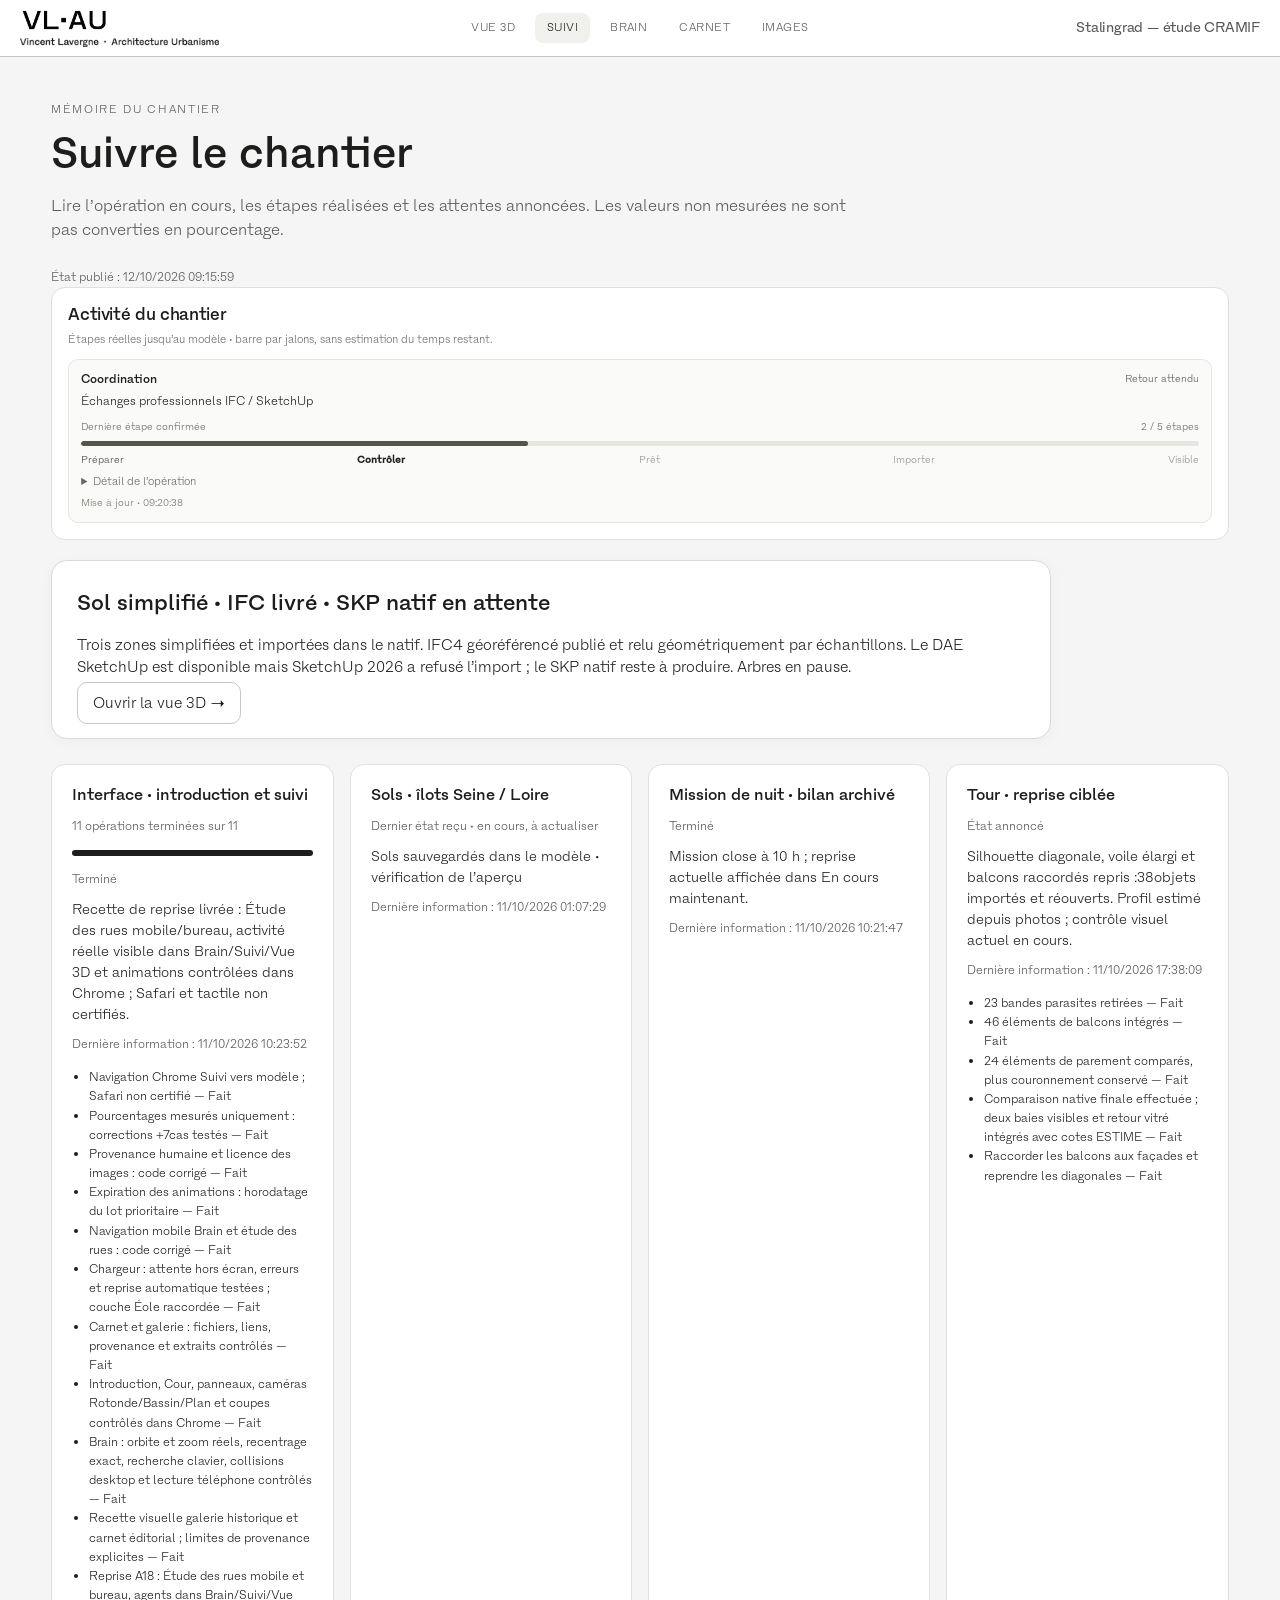
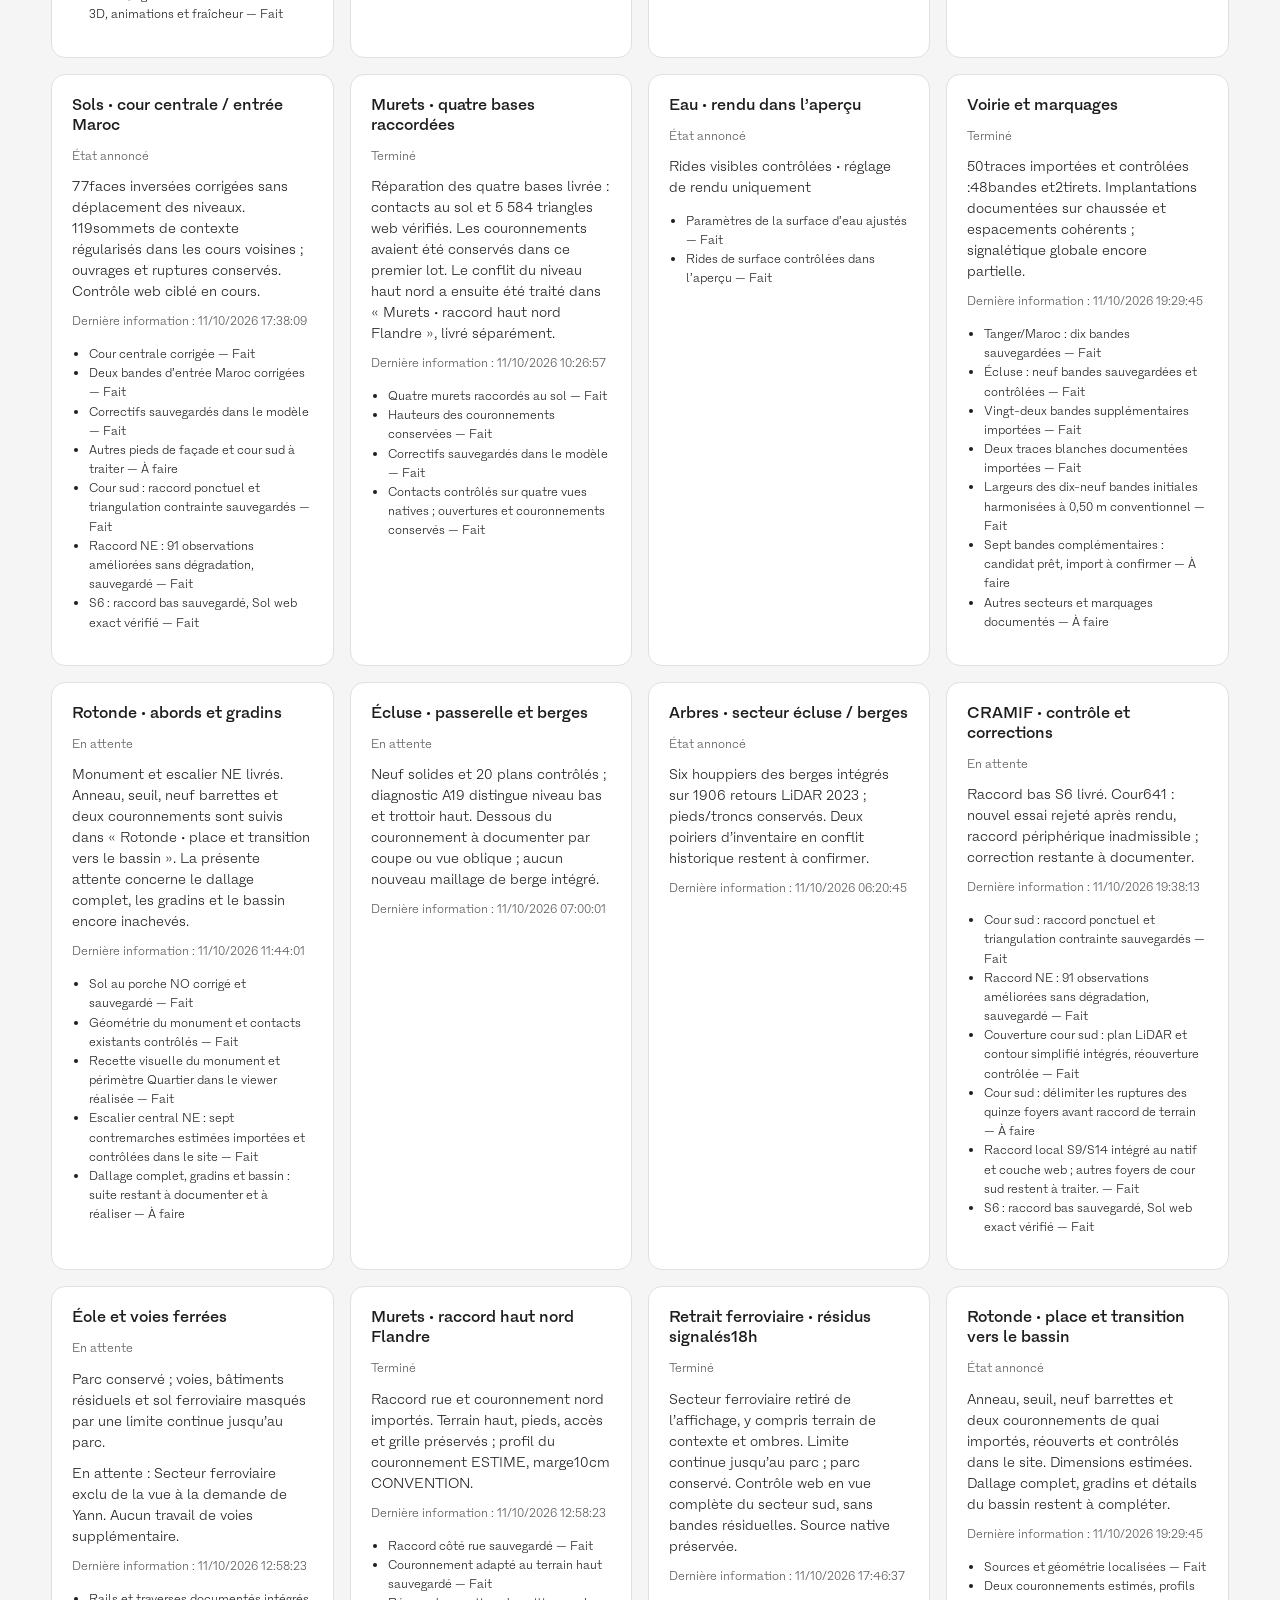
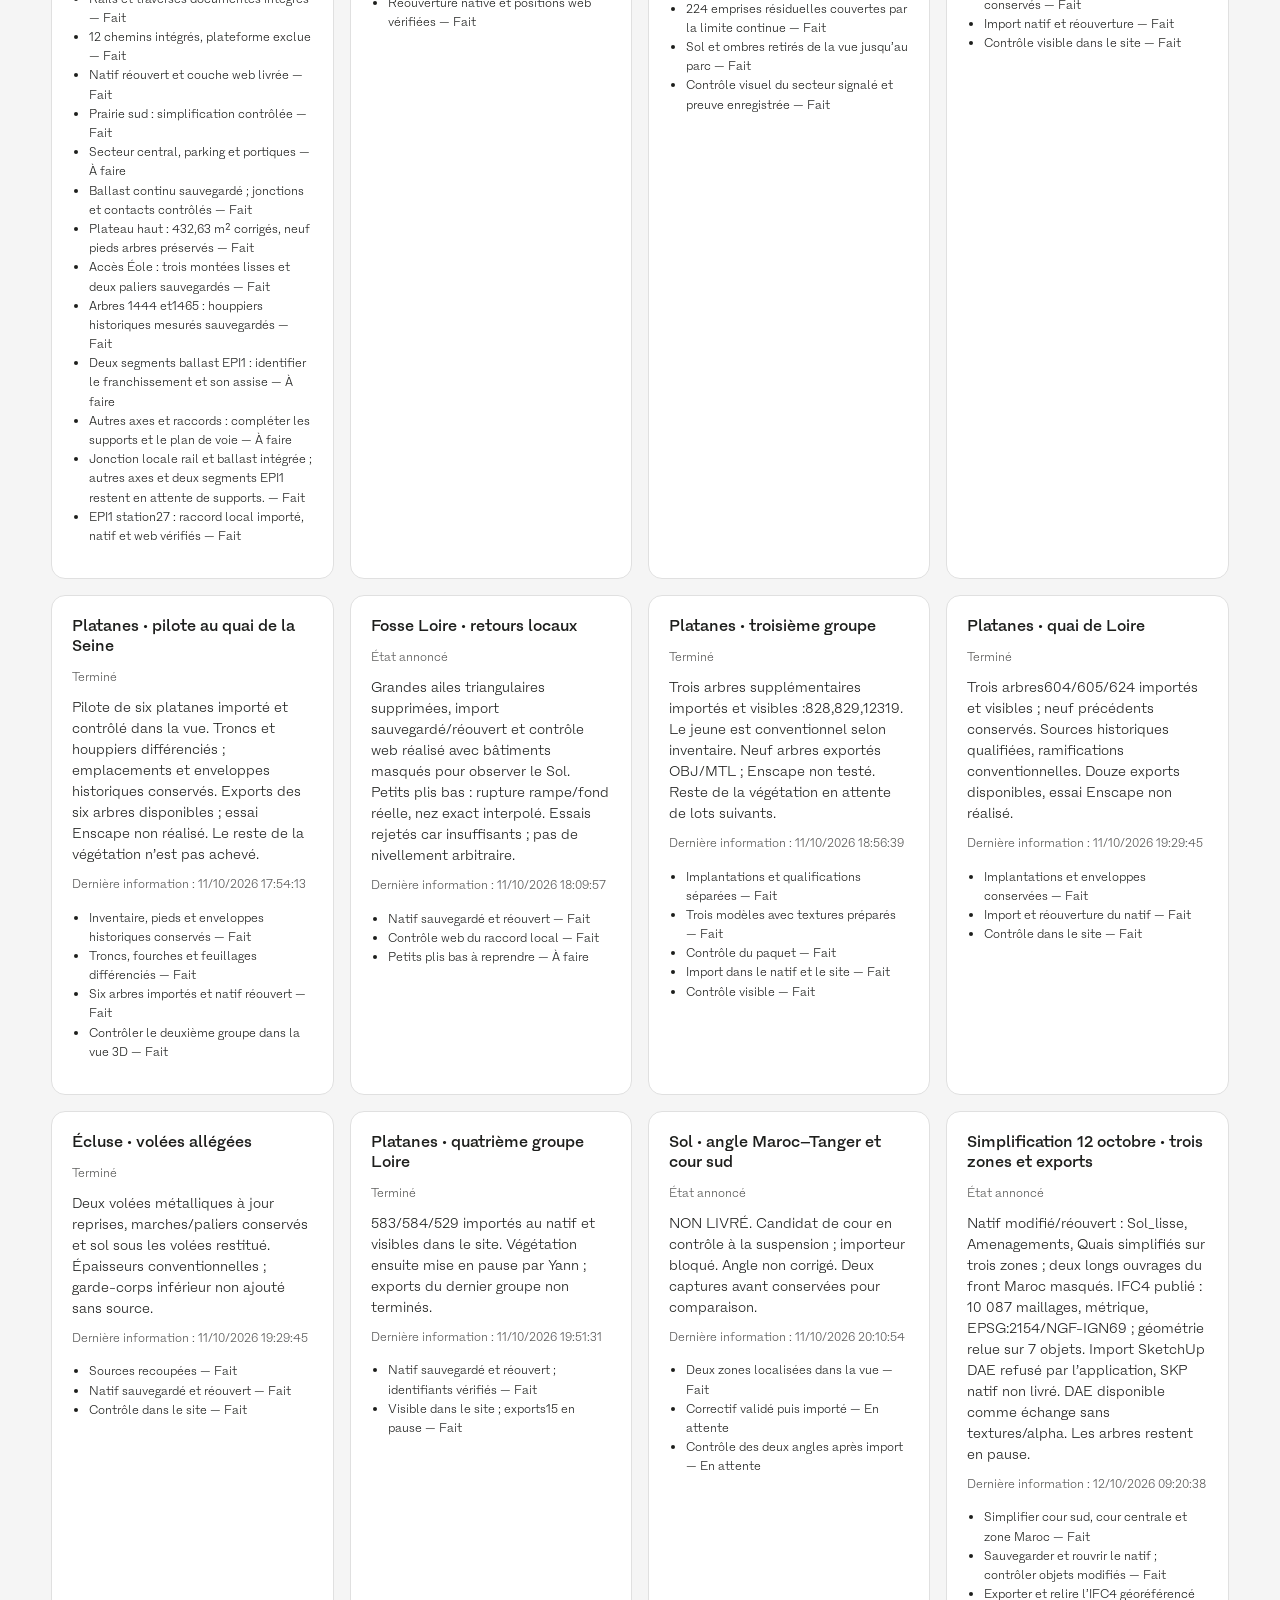
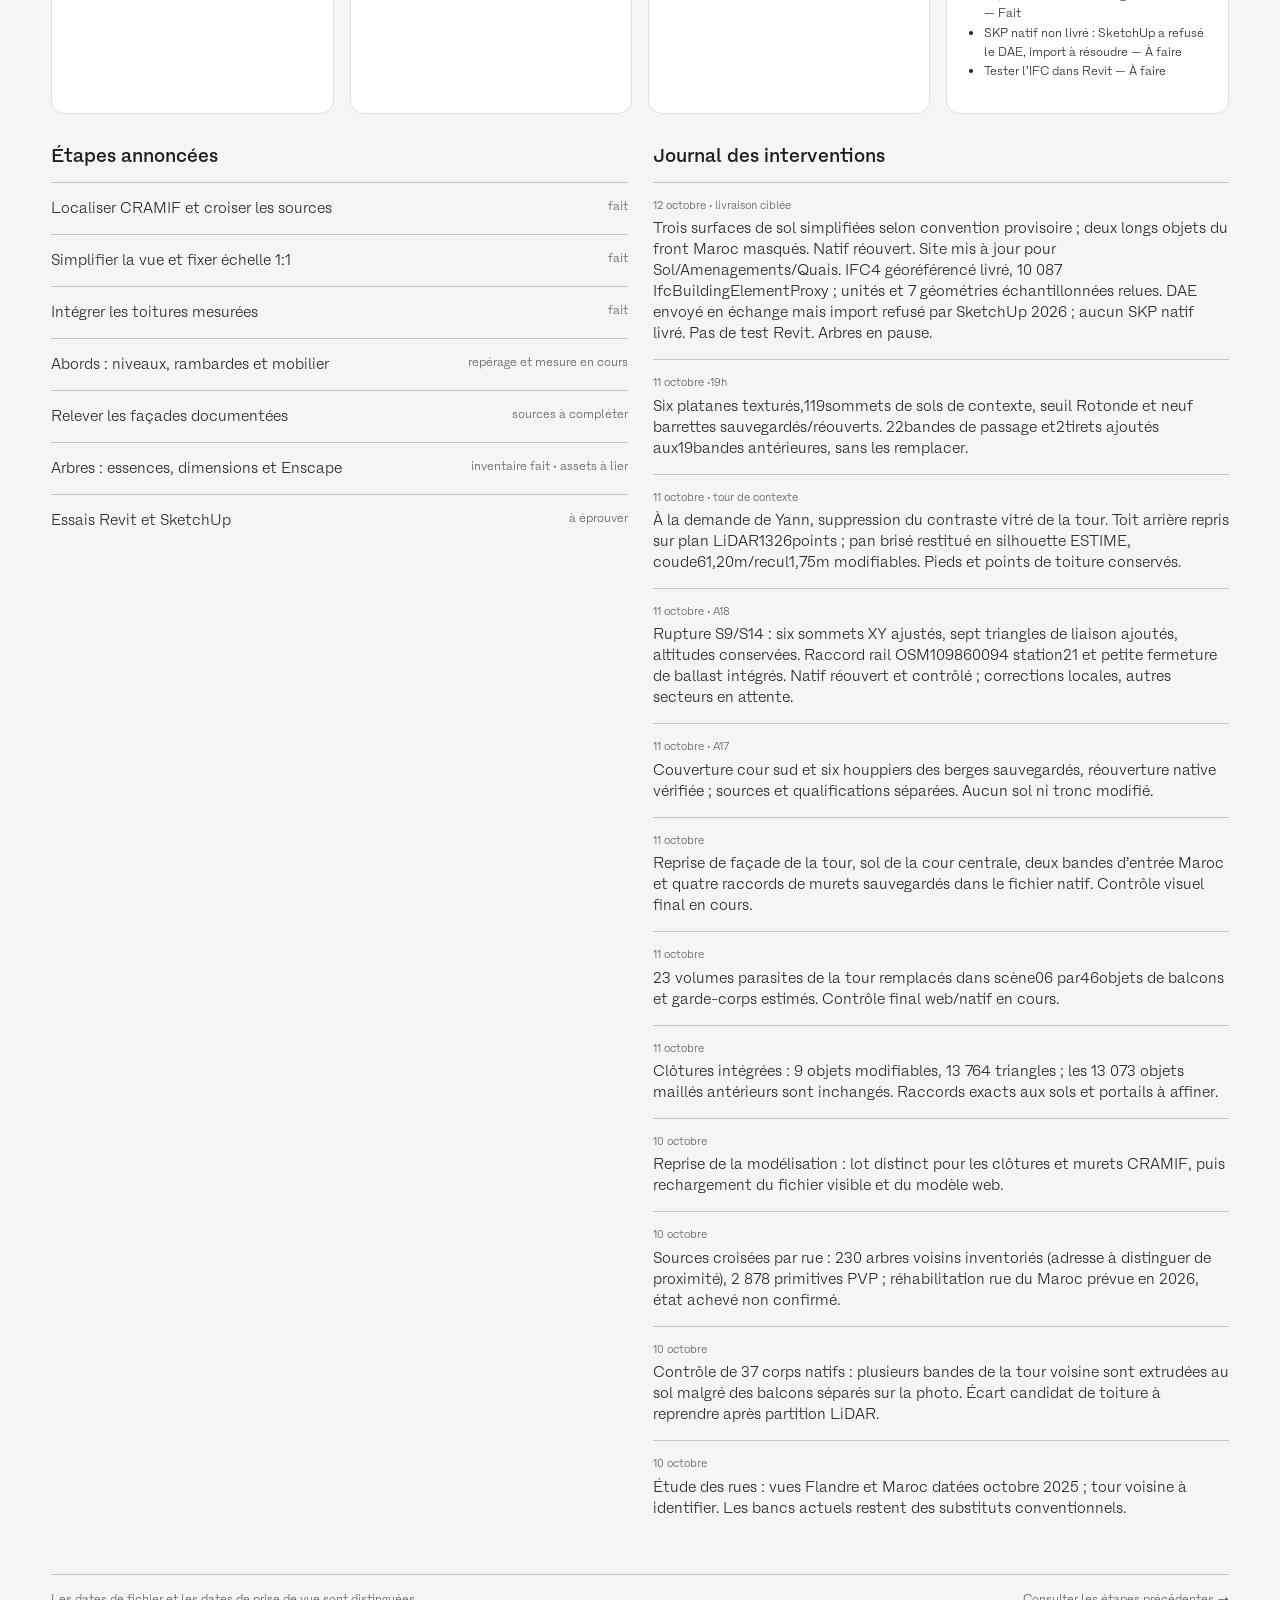
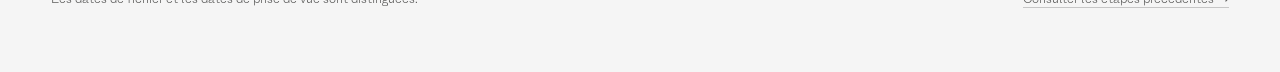
<file: suivi.html>
<!doctype html><html lang="fr"><head><meta charset="utf-8"><meta name="viewport" content="width=device-width,initial-scale=1"><title>Stalingrad — carnet et images</title><link rel="stylesheet" href="charte/charte.css"><style>
*{box-sizing:border-box}body{margin:0;background:#F5F5F5;color:#1D1E1C;font-family:Fracktif,"Helvetica Neue",Arial,sans-serif}header{border-bottom:1px solid #C6C6C6;background:#fff;padding:19px 4vw;display:flex;gap:28px;align-items:center;flex-wrap:wrap}.brand{text-decoration:none;font-size:15px;letter-spacing:.1em;color:inherit}.brand b{font-weight:600}nav{display:flex;gap:7px;flex-wrap:wrap}nav a{padding:9px 14px;text-decoration:none;color:#575756;border-radius:10px}nav a[aria-current=page]{background:#1D1E1C;color:white}header .label{margin-left:auto;font-size:12px;color:#575756}main{max-width:1440px;margin:auto;padding:34px 4vw 64px}.eyebrow{font-size:11px;letter-spacing:.15em;text-transform:uppercase;color:#575756}h1{font-size:clamp(28px,4vw,43px);font-weight:500;margin:9px 0 14px}h2{font-size:19px;font-weight:500;margin:0 0 14px}p{line-height:1.5}.intro{max-width:780px;color:#575756;margin:0 0 26px}.toolbar{display:flex;gap:10px;align-items:center;flex-wrap:wrap;padding:16px 0 22px;border-top:1px solid #C6C6C6}input,select,button{font:inherit}input[type=search],select{padding:10px;border:1px solid #C6C6C6;background:white;border-radius:10px}input[type=search]{width:min(380px,100%)}select{max-width:100%}button,.button{padding:10px 15px;border:1px solid #C6C6C6;background:#fff;border-radius:10px;color:#1D1E1C;cursor:pointer;text-decoration:none}button:hover,.button:hover{background:#F5F5F5}.count{margin-left:auto;font-size:12px;color:#575756}.grid{display:grid;grid-template-columns:repeat(auto-fill,minmax(270px,1fr));gap:20px}.card{background:#fff;border:1px solid #C6C6C6;border-radius:14px;overflow:hidden}.image-button{padding:0;border:0;border-radius:0;display:block;width:100%;background:#F5F5F5;aspect-ratio:4/3}.image-button img{width:100%;height:100%;object-fit:contain;display:block}.body{padding:16px}.tag{display:inline-block;font-size:10px;letter-spacing:.06em;text-transform:uppercase;background:#F5F5F5;color:#575756;padding:5px 7px}.tag.source{background:#F5F5F5;color:#575756}.tag.preview{background:#F5F5F5;color:#575756}.card h3{font-size:16px;line-height:1.3;font-weight:500;margin:12px 0 8px;overflow-wrap:anywhere}.meta{font-size:11px;color:#575756;line-height:1.6;overflow-wrap:anywhere}.card a{color:#575756}.empty{padding:30px;border:1px dashed #C6C6C6}.docs{display:grid;gap:9px}.doc{display:flex;align-items:center;gap:20px;padding:18px;background:white;border:1px solid #C6C6C6}.doc>a{color:#1D1E1C;font-size:15px;overflow-wrap:anywhere}.doc .meta{margin-left:auto;text-align:right}.doc .kind{font-size:11px;color:#575756}.foot{border-top:1px solid #C6C6C6;margin-top:40px;padding-top:17px;display:flex;gap:16px;justify-content:space-between;flex-wrap:wrap;font-size:12px;color:#575756}.foot a{color:#575756}.summary{background:#fff;border-left:4px solid #575756;padding:25px;margin-bottom:25px;max-width:1000px}.summary .phase{font-size:22px;margin:0 0 12px;font-weight:500}.columns{display:grid;grid-template-columns:minmax(0,1fr) minmax(0,1fr);gap:25px}.step,.event{border-top:1px solid #C6C6C6;padding:15px 0;line-height:1.4}.step{display:flex;justify-content:space-between;gap:20px}.step span:last-child{font-size:12px;color:#575756}.event time{font-size:11px;color:#575756;display:block;margin-bottom:5px}.actions{display:flex;flex-wrap:wrap;gap:10px;margin-top:20px}dialog{border:0;padding:18px;background:#fff;max-width:96vw;width:1300px;max-height:96vh}dialog::backdrop{background:#1D1E1CE8}.dialogbar{display:flex;gap:12px;justify-content:space-between;align-items:center;margin-bottom:12px}dialog img{display:block;width:100%;max-height:75vh;object-fit:contain;background:#F5F5F5}.zoomcap{display:flex;justify-content:space-between;gap:20px;align-items:center;margin-top:14px}.zoomcap a{color:#575756}.error{color:#575756}a:focus-visible,button:focus-visible,input:focus-visible,select:focus-visible{outline:3px solid #575756;outline-offset:3px}[hidden]{display:none!important}@media(max-width:700px){header{gap:12px;padding:15px 5vw}header .label{display:none}nav{gap:0}nav a{padding:8px 11px}main{padding:25px 5vw}.columns{grid-template-columns:1fr}.count{width:100%;margin:0}.doc{align-items:flex-start;flex-direction:column;gap:8px}.doc .meta{margin:0;text-align:left}.zoomcap{align-items:flex-start;flex-direction:column}}
.card,.summary{box-shadow:0 3px 15px rgba(29,30,28,.035)}.summary{border:1px solid #DADADA;border-radius:16px}.brand,nav a{border-bottom:0}.meta{letter-spacing:0;text-transform:none}.card{border-color:#e6e6e6}.tag{border-radius:5px}.doc{border-radius:10px}.error{color:#575756}a:focus-visible,button:focus-visible,input:focus-visible,select:focus-visible{outline-color:#575756}main{padding-top:46px}header{padding-top:20px;padding-bottom:20px}
.progress-grid{display:grid;grid-template-columns:repeat(auto-fit,minmax(250px,1fr));gap:16px;margin:25px 0 30px}.progress-card{padding:20px;background:#fff;border:1px solid #e0e0e0;border-radius:14px}.progress-card h3{margin:0 0 12px;font-size:16px;font-weight:500}.progress-card progress{display:block;width:100%;height:6px;border:0;margin:14px 0;background:#DADADA;border-radius:3px;overflow:hidden}.progress-card progress::-webkit-progress-bar{background:#DADADA}.progress-card progress::-webkit-progress-value{background:#1D1E1C}.progress-card progress::-moz-progress-bar{background:#1D1E1C}
header{display:grid;grid-template-columns:minmax(200px,1fr) auto minmax(200px,1fr);align-items:center;gap:24px;padding:8px 20px;min-height:57px}.marque{justify-self:start}.marque .wm{height:22px}.marque .lg{height:9px}header nav{justify-content:center;gap:8px;flex-wrap:nowrap}header nav a{padding:8px 12px;border-radius:8px;font-size:11px;letter-spacing:.04em;text-transform:uppercase}header nav a[aria-current=page]{background:#f0f0ed;color:#1D1E1C}header .label{justify-self:end;margin:0;font-size:14px;font-weight:400;letter-spacing:-.015em}.intro{font-size:16px;max-width:820px}.toolbar{display:block;padding-top:22px;border-color:#DADADA}.searchrow{display:flex;align-items:center;gap:16px;flex-wrap:wrap}.searchrow input{width:min(480px,100%);background:#fff;border-color:#DADADA;padding:13px 16px}.filters{display:flex;gap:8px;flex-wrap:wrap;margin-top:18px}.filter{border:1px solid #dedede;background:transparent;padding:8px 12px;font-size:12px;border-radius:20px}.filter[aria-pressed=true]{background:#1D1E1C;color:white;border-color:#1D1E1C}.topics{margin-top:17px}.topics summary{display:inline-block;cursor:pointer;font-size:13px;color:#575756;border-bottom:1px solid #C6C6C6;padding:3px 0}.topics summary:after{content:' +';margin-left:12px}.topics[open] summary:after{content:' −'}.topics .filters{margin-top:12px}.clear{font-size:12px;padding:8px 10px;border:0;background:transparent;text-decoration:underline}.count{font-size:12px;white-space:nowrap}.technical{display:flex;align-items:center;gap:8px;font-size:12px;color:#575756;margin-top:18px}.technical input{accent-color:#1D1E1C}.docgroup{margin:26px 0 42px}.grouphead{margin:0 0 17px;max-width:740px}.grouphead h2{font-size:22px;margin:0 0 7px}.grouphead p{font-size:14px;margin:0;color:#575756}.docgrid{display:grid;grid-template-columns:repeat(auto-fill,minmax(310px,1fr));gap:14px}.document{background:white;border:1px solid #e0e0e0;border-radius:14px;padding:22px;display:flex;flex-direction:column;gap:12px}.document h3{font-size:17px;line-height:1.35;margin:0;font-weight:500}.document p{font-size:13px;color:#575756;margin:0}.document .meta{margin-top:auto}.read{align-self:flex-start;border:0;border-bottom:1px solid #C6C6C6;background:none;padding:0 0 4px;border-radius:0;font-size:13px}.reading{font-size:15px;line-height:1.55;white-space:pre-wrap;max-width:860px;margin:25px auto 50px}.reading h3{font-size:20px;font-weight:500;white-space:normal;margin:25px 0 10px}.reading p{margin:0 0 16px}.provenance{font-size:12px;line-height:1.5;color:#575756;margin:9px 0;overflow-wrap:anywhere}.description{font-size:13px;color:#575756;line-height:1.5;margin:10px 0}.archive-notice{font-size:13px;color:#575756;border-top:1px solid #DADADA;padding-top:10px}.operation{font-size:14px;line-height:1.5;margin:10px 0}.steps-detail{font-size:12px;line-height:1.6;margin-top:14px;padding-left:17px}.helper{display:flex;gap:24px;margin:0 0 28px;padding:20px;background:#fff;border:1px solid #e5e5e5;border-radius:14px}.helper div{flex:1}.helper b{display:block;font-weight:500;margin-bottom:7px}.helper p{font-size:13px;margin:0;color:#575756}dialog{border-radius:16px;padding:24px}.body{padding:19px}.tag{font-size:10px}.meta{font-size:12px}.card h3{margin-top:13px}@media(max-width:900px){header{grid-template-columns:1fr auto;gap:14px;padding:12px 18px}header nav{grid-column:1/-1;grid-row:2;justify-content:center}header .label{display:block;font-size:12px;max-width:180px;text-align:right}header .marque{grid-column:1;grid-row:1}.helper{flex-direction:column;gap:17px}}@media(max-width:500px){main{padding-top:30px}.searchrow{gap:10px}.count{width:auto;margin-left:0}.docgrid{grid-template-columns:1fr}.document{padding:18px}.label{max-width:130px}.filter{font-size:11px;padding:8px 10px}dialog{padding:15px}}

/* Les chemins longs se replient dans les cartes sans masquer le débordement de la page. */
.docgrid,.document,.document>*,.card .body{min-width:0}.document h3,.document p,.document a,.document button,.card .description,.card a,.reading{overflow-wrap:anywhere}
</style><style>.activite-now{padding:16px;background:#fff;border:1px solid #e1e1dc;border-radius:14px;margin:0 0 20px;min-width:0}.activite-now h2{font-size:17px;line-height:1.3;margin:0 0 6px;font-weight:500;letter-spacing:-.02em}.activite-help{font-size:11px;color:#6b6b65;margin:0 0 12px;line-height:1.4}.activite-cards{display:grid;grid-template-columns:repeat(auto-fit,minmax(min(100%,230px),1fr));gap:10px;max-height:350px;overflow:auto}.activite-card{min-width:0;padding:12px;border:1px solid #e5e5df;border-radius:10px;background:#fafaf8;overflow-wrap:anywhere}.activite-head{display:flex;gap:8px;align-items:center;justify-content:space-between}.activite-head strong{font-size:12px;font-weight:500}.activite-state{font-size:10px;color:#575756;white-space:nowrap;display:inline-flex;align-items:center;gap:6px}.activite-en-cours .activite-state:before{content:'';width:10px;height:10px;border:1.5px solid #c6c6c0;border-top-color:#1d1e1c;border-radius:50%;animation:activite-tour 1.1s linear infinite}.activite-task{font-size:12px;line-height:1.45;margin:9px 0;color:#1d1e1c}.activite-detail{font-size:11px;line-height:1.45;color:#575756;margin:5px 0}.activite-time,.activite-lot{font-size:10px;color:#77776f;line-height:1.35;margin:8px 0 0}.activite-lot{margin:0 0 8px}.activite-now .activite-card p{margin-left:0;margin-right:0}@keyframes activite-tour{to{transform:rotate(360deg)}}@media(prefers-reduced-motion:reduce){.activite-en-cours .activite-state:before{animation:none}}#chantier .activite-now{padding:12px;margin:10px 0 16px}#chantier .activite-cards{max-height:320px;grid-template-columns:1fr}#maintenantBrain{margin:0 24px 18px}#maintenantBrain .activite-cards{max-height:260px}@media(max-width:600px){#maintenantBrain{margin:0 12px 16px}.activite-cards{grid-template-columns:1fr;max-height:340px}}
</style><style id="chantier-pipeline-style">
.activite-pipeline{margin:14px 0 12px}.activite-pipeline-title{display:flex;justify-content:space-between;gap:12px;font-size:12px;color:#696962;margin-bottom:8px}.activite-pipeline-track{height:5px;border-radius:4px;background:#e7e7e2;overflow:hidden;position:relative}.activite-pipeline-fill{height:100%;border-radius:4px;background:#54564d;transition:width .65s cubic-bezier(.22,1,.36,1);position:relative;overflow:hidden}.activite-en-cours .activite-pipeline-fill:after{content:"";position:absolute;inset:0;background:linear-gradient(90deg,transparent,rgba(255,255,255,.7),transparent);animation:chantier-flow 1.8s linear infinite}.activite-pipeline-steps{display:flex;justify-content:space-between;gap:4px;margin-top:8px;font-size:10px;color:#93938b}.activite-pipeline-steps span.passed{color:#44463e}.activite-pipeline-steps span.current{font-weight:600;color:#20221c}@keyframes chantier-flow{from{transform:translateX(-100%)}to{transform:translateX(100%)}}@media(prefers-reduced-motion:reduce){.activite-en-cours .activite-pipeline-fill:after{animation:none}.activite-pipeline-fill{transition:none}}
.activite-operation{font-size:11px;color:#696962;margin-top:8px}.activite-operation summary{cursor:pointer}.activite-pipeline{margin:10px 0 6px}.activite-pipeline-title{font-size:10px}.activite-task{margin:6px 0}#chantier .activite-cards{max-height:none;overflow:visible}
</style>
</head><body><header><a class="marque" href="./" aria-label="VL·AU — vue 3D"><img class="wm" src="charte/VLAU-logo.png" alt="VL·AU"><img class="lg" src="charte/VLAU-logotype-deplie.png" alt="Vincent Lavergne Architecture Urbanisme"></a><nav aria-label="Navigation principale"><a href="./" data-page="vue">Vue 3D</a><a href="suivi.html" data-page="suivi">Suivi</a><a href="brain.html">Brain</a><a href="carnet.html" data-page="carnet">Carnet</a><a href="carnet.html" data-page="images">Images</a></nav><span class="label">Stalingrad — étude CRAMIF</span></header><main><div class="eyebrow" id="eyebrow">Mémoire du chantier</div><h1 id="title">Carnet du chantier</h1><p class="intro" id="intro"></p><div id="guidance" class="helper" hidden><div><b>Comprendre les choix</b><p>Retrouver ce qui a été retenu et les contrôles associés.</p></div><div><b>Relire les observations</b><p>Examiner les écarts repérés et les points restant à préciser.</p></div><div><b>Remonter aux sources</b><p>Identifier les plans, photographies et relevés utilisés.</p></div></div><div id="status" role="status" class="meta">Chargement…</div><section id="dashboard" hidden></section><div id="toolbar" class="toolbar"><div class="searchrow"><input type="search" id="search" placeholder="Rechercher : tour, cour, Maroc, arbres…" aria-label="Rechercher dans les titres, descriptions et sources"><button id="reset" class="clear" hidden>Effacer les filtres</button><span class="count" id="count"></span></div><div id="roleFilters" class="filters" aria-label="Types de contenu"></div><details class="topics"><summary id="domainTitle">Choisir un sujet</summary><div id="domainFilters" class="filters" aria-label="Sujets"></div></details><label id="technical" class="technical"><input type="checkbox" id="showTechnical"> Inclure les fichiers techniques</label></div><div id="content"></div><section id="archiveDocs" hidden></section><footer class="foot"><span>Les dates de fichier et les dates de prise de vue sont distinguées.</span><a id="archiveLink" href="carnet.html">Consulter les étapes précédentes →</a></footer></main><dialog id="zoom" aria-label="Image agrandie"><div class="dialogbar"><span id="zoomTitle"></span><button id="closeZoom">Fermer ×</button></div><img id="zoomImage" alt=""><div class="zoomcap"><div id="zoomCaption"></div><a id="zoomOriginal" target="_blank" rel="noopener">Ouvrir l’original ↗</a></div></dialog><dialog id="reader" aria-label="Lecture du document"><div class="dialogbar"><span id="readerTitle"></span><button id="closeReader">Fermer ×</button></div><div id="readerMeta" class="meta"></div><article id="readerText" class="reading"></article><a id="readerOriginal" target="_blank" rel="noopener">Ouvrir le fichier original ↗</a></dialog><script>
function activiteEtat(a,g,now=Date.now()){
 const clean=v=>String(v||'').normalize('NFD').replace(/[\u0300-\u036f]/g,'').toLowerCase().replace(/[_-]/g,' ').trim();
 const status=clean(a.status),stage=clean(a.stage),date=Date.parse(a.updated_at||a.activity_at||g?.updated_at||''),age=now-date,until=Date.parse(a.valid_until||''),lease=Number.isFinite(until)&&until>now;
 const fresh=Number.isFinite(age)&&age>=-30000&&(age<180000||lease),done=['done','completed','livre','termine'].includes(status),ready=/^(a integrer|pret a integrer|pret a importer|awaiting integration|ready for integration)$/.test(stage),active=['active','in progress','en cours'].includes(status),stale=active&&!fresh&&!ready;
 let label=done?(a.delivery_target==='site'?'Visible dans le site':'Visible dans le modèle'):ready?'Prêt à importer':/attente|waiting|blocked/.test(stage)||!active?'En attente':/integr|import/.test(stage)?'Importation':/control|verif|test/.test(stage)?'Contrôle':'Préparation';
 const step=Number.isInteger(a.pipeline_step)?Math.max(0,Math.min(5,a.pipeline_step)):done?5:ready?3:/import|integr/.test(stage)?4:/control|verif|test/.test(stage)?2:active?1:0;
 return {label:stale?'Retour attendu':label,stageLabel:label,step,fresh,stale,animate:active&&fresh&&!ready&&!done,date,rank:active&&fresh?0:ready?1:stale?2:done?4:3};
}
function rendreActivite(host,d){
 if(!host)return;const group=d.agents||{},items=[...(group.items||[])],states=items.map(a=>({a,s:activiteEtat(a,group)})).sort((a,b)=>a.s.rank-b.s.rank),sig=JSON.stringify(states.map(({a,s})=>[a,s.label,s.animate]));
 if(host.dataset.signature===sig)return;host.dataset.signature=sig;host.classList.add('activite-now');host.setAttribute('aria-label',items.length&&items.every(a=>a.status==='done')?'Dernières livraisons':'Activité du chantier');host.replaceChildren();
 const el=(tag,text,cls)=>{const x=document.createElement(tag);if(text!==undefined)x.textContent=text;if(cls)x.className=cls;return x;};
 host.append(el('h2',items.length&&items.every(a=>a.status==='done')?'Dernières livraisons':'Activité du chantier'),el('p','Étapes réelles jusqu’au modèle · barre par jalons, sans estimation du temps restant.','activite-help'));
 if(!items.length){host.append(el('p','Aucun état d’agent publié.','activite-help'));return;}
 const grid=el('div',undefined,'activite-cards');
 for(const {a,s} of states){const card=el('article',undefined,'activite-card'+(s.animate?' activite-en-cours':''));const lot=a.lot_id||a.lot||a.chantier||a.domaine,lotName=lot?((d.avancement||[]).find(x=>x.id===lot)?.titre||lot):'';if(lotName)card.append(el('div',String(lotName),'activite-lot'));
 const top=el('div',undefined,'activite-head');top.append(el('strong',a.name||'Agent'),el('span',s.label,'activite-state'));card.append(top,el('p',a.task||'Tâche non renseignée.','activite-task'));
 const text=v=>typeof v==='string'?v:v?.label||v?.titre||'';const step=text(a.step||a.etape),result=text(a.result||a.last_result),next=text(a.next||a.next_step);
 const details=el('details',undefined,'activite-operation');details.append(el('summary','Détail de l’opération'));
 if(s.stale)details.append(el('p','Dernière étape : '+s.stageLabel.toLowerCase()+'. En attente d’un nouveau retour.','activite-detail'));
 if(step)details.append(el('p','Étape · '+step,'activite-detail'));
 if(result)details.append(el('p','Dernier résultat · '+result,'activite-detail'));
 if(next)details.append(el('p','Ensuite · '+next,'activite-detail'));
  const pipeline=el('div',undefined,'activite-pipeline'),title=el('div',undefined,'activite-pipeline-title');title.append(el('span',s.step===5?(a.delivery_target==='site'?'Modification visible sur le site':'Importation confirmée'):s.step===3?'Correction prête · modèle pas encore modifié':s.stale?'Dernière étape confirmée':s.step===4?(a.model_imported?'Modèle enregistré · confirmation du site':'Importation dans le modèle'):'Jusqu’à l’importation dans le modèle'),el('span',s.step+' / 5 étapes'));pipeline.append(title);
 const track=el('div',undefined,'activite-pipeline-track');track.setAttribute('role','progressbar');track.setAttribute('aria-label','Étapes d’importation de '+(a.task||a.name));track.setAttribute('aria-valuemin','0');track.setAttribute('aria-valuemax','5');track.setAttribute('aria-valuenow',String(s.step));track.setAttribute('aria-valuetext',s.label);const fill=el('div',undefined,'activite-pipeline-fill');fill.style.width=(s.step*20)+'%';track.append(fill);pipeline.append(track);
 const labels=el('div',undefined,'activite-pipeline-steps');['Préparer','Contrôler','Prêt','Importer','Visible'].forEach((t,i)=>labels.append(el('span',t,i+1===s.step?'current':i+1<s.step?'passed':'')));pipeline.append(labels);card.append(pipeline,details);
const stamp=Number.isFinite(s.date)?new Date(s.date).toLocaleTimeString('fr-FR'):'non renseignée';card.append(el('p','Mise à jour · '+stamp,'activite-time'));grid.append(card);
 }host.append(grid);
}

'use strict';
const $=id=>document.getElementById(id),path=location.pathname.replace(/\/$/,'')||'/';
const mode='suivi';
const names={general:'Général',interface:'Interface',simplification_quais:'Sols des quais',eole_voies:'Éole et voies ferrées',abords:'Mobilier et abords',clotures:'Clôtures et accès',etude_rues:'Étude des rues',reparation_tour:'Tour · balcons',reprise_facade_tour:'Tour · retraits de façade',reparation_sol:'Cours et sols',reparation_murets:'Contacts des murets',cramif_arbres:'Arbres',cramif_sources:'Sources',cramif_controle:'Contrôles'};
const label=d=>names[d]||String(d||'Général').replace(/_/g,' '),fold=t=>String(t||'').normalize('NFD').replace(/[\u0300-\u036f]/g,'').toLowerCase().replace(/_/g,' ');
const when=t=>Number.isFinite(Number(t))&&Number(t)>0?new Date(Number(t)*1000).toLocaleString('fr-FR',{day:'2-digit',month:'short',year:'numeric',hour:'2-digit',minute:'2-digit'}):'date non renseignée';
const node=(tag,text,cls)=>{const e=document.createElement(tag);if(text!==undefined)e.textContent=text;if(cls)e.className=cls;return e;};
const scalar=x=>typeof x==='string'||typeof x==='number'?String(x):Array.isArray(x)?x.map(scalar).filter(Boolean).join(' · '):x&&typeof x==='object'?scalar(x.nom||x.title||x.titre||x.label||x.source||x.url):'';
let all=[],current=[],domain='',role='',sig='',limit=48;
const categories={decisions:['Choix et vérifications','Notices d’intervention, bilans et résultats des contrôles.'],observations:['Observations et écarts','Études des lieux, comparaisons et points documentés.'],sources:['Sources et références','Documents de référence utilisés pour interpréter le site.'],technique:['Données techniques','Fichiers de calcul, mesures détaillées et procédures d’intégration.']};
// Notices éditoriales : résumés des documents conservés, sans certification de l’état courant.
const noticesCarnet={"interface/preuves_nuit/quais_A11/RAPPORT.txt":{"titre_editorial":"Sols des quais · contrôle des cours","description":"Contrôle ciblé des îlots Seine et Loire sur la version A11. Aucun nouveau défaut n’a été confirmé dans le périmètre examiné.","categorie_document":"decisions","domaine":"simplification_quais"},"interface/preuves_nuit/recette_headless/brain_interactions/RAPPORT.txt":{"titre_editorial":"Brain · navigation et recherche vérifiées","description":"Neuf contrôles réalisés dans Chrome le 11 octobre : orbite, zoom, retour à la vue initiale, recherche et sélection. Cette recette ne couvre pas Safari ni les gestes tactiles.","categorie_document":"decisions","domaine":"interface"},"interface/preuves_nuit/recette_headless/QUALIFICATION.txt":{"titre_editorial":"Interface · contrôles visuels du 11 octobre","description":"Périmètre des vérifications visuelles de l’introduction, de la vue 3D et du Brain, sur ordinateur et en format mobile. Les limites de la recette restent indiquées.","categorie_document":"decisions","domaine":"interface"},"interface/preuves_nuit/tour_trame/RAPPORT.txt":{"titre_editorial":"Tour de Flandre · écarts de façade à préciser","description":"Comparaison du modèle et des photographies : trame, retraits vitrés et masse sombre. Les images éclairent les différences sans établir des dimensions mesurées.","categorie_document":"observations","domaine":"reprise_facade_tour"},"interface/preuves_nuit/details_natifs_A8/RAPPORT.txt":{"titre_editorial":"Tour et abords · vérification des contacts","description":"Examen de rendus de la version A8 : tour, murets, Rotonde et écluse. Le rapport précise les éléments observés et les limites de cette étape.","categorie_document":"decisions","domaine":"abords"},"interface/preuves_nuit/canopies_berges/RAPPORT.txt":{"titre_editorial":"Arbres des berges · dimensions et sources","description":"Analyse de l’inventaire et des dimensions des arbres des berges. Ce rapport documente les points à vérifier, sans attester l’état actuel de la végétation.","categorie_document":"observations","domaine":"cramif_arbres"},"interface/preuves_nuit/ombrage_RAPPORT.txt":{"titre_editorial":"Sols · correction de l’ombrage","description":"Diagnostic de l’aspect des surfaces et correction de leur lissage dans le modèle. Le rapport distingue le rendu des formes géométriques.","categorie_document":"decisions","domaine":"reparation_sol"},"interface/PLAN_EOLE_VOIES.txt":{"titre_editorial":"Éole et voies ferrées · plan initial","description":"Plan établi avant le lancement : sources, étapes de modélisation et points à préciser. Consulter le suivi pour connaître les interventions réalisées depuis.","categorie_document":"observations","domaine":"eole_voies"},"reprise_facade_tour/LIRE.txt":{"titre_editorial":"Tour de Flandre · retraits derrière les balcons","description":"Notice de reprise du fond opaque derrière les balcons. Les retraits et les dimensions interprétées restent qualifiés comme estimés.","categorie_document":"decisions","domaine":"reprise_facade_tour"},"reparation_murets/RAPPORT.txt":{"titre_editorial":"Clôtures · raccord des murets au sol","description":"Méthode de reprise des pieds des murets en préservant leurs couronnements. Les niveaux de rue et de cour restent distincts ; les contacts sont qualifiés dans le rapport.","categorie_document":"decisions","domaine":"reparation_murets"},"reparation_tour/LIRE.txt":{"titre_editorial":"Tour de Flandre · première reprise des balcons","description":"Notice de remplacement des bandes extrudées par des dalles et des éléments de balcon. Elle décrit une étape antérieure ; les épaisseurs et garde-corps sont estimés.","categorie_document":"decisions","domaine":"reparation_tour"},"EXPERIENCE_CRAMIF.txt":{"titre_editorial":"CRAMIF · journal des premières interventions","description":"Historique des premières toitures ajoutées, des contrôles du modèle et de la vue à l’échelle 1. Ce journal décrit une étape datée, non l’ensemble de l’état courant.","categorie_document":"decisions","domaine":"general"},"clotures/ETAPE.txt":{"titre_editorial":"Clôtures · première étape intégrée","description":"Bilan de la première implantation : quatre murets, quatre grilles et un portail. Les formes et dimensions non relevées sont qualifiées comme interprétées.","categorie_document":"decisions","domaine":"clotures"},"clotures/CONTROLE_FINAL.md":{"titre_editorial":"Clôtures · contrôle de la première implantation","description":"Contrôle indépendant des neuf objets de clôture : géométrie, implantation, propriétés et préservation des objets précédents. La fermeture des volumes ne certifie pas les dimensions terrain.","categorie_document":"decisions","domaine":"clotures"},"clotures/RAPPORT.txt":{"titre_editorial":"Clôtures · implantation et niveaux de rue","description":"Sources des quatre fronts retenus : axes du plan de voirie et supports altimétriques LiDAR. Les niveaux de rue sont distingués des niveaux intérieurs.","categorie_document":"sources","domaine":"clotures"},"etude_rues/ETUDE_RUES.html":{"titre_editorial":"Rues autour de la CRAMIF · étude illustrée","description":"Lire ensemble les observations des façades, des accès et des abords, les sources disponibles et les incertitudes de modélisation.","categorie_document":"observations","domaine":"etude_rues"},"etude_rues/sources_RAPPORT.txt":{"titre_editorial":"Rues et abords · inventaire des sources","description":"Inventaire des données mobilisables pour les rues autour de la CRAMIF. Les indications cartographiques sont distinguées des dimensions réellement établies.","categorie_document":"sources","domaine":"etude_rues"},"etude_rues/geometrie_rapport.txt":{"titre_editorial":"Façades et volumes · diagnostic initial","description":"Analyse initiale des volumes et des niveaux, croisée avec les photographies et les données altimétriques. Certains défauts décrits ont fait l’objet d’interventions ultérieures.","categorie_document":"observations","domaine":"etude_rues"},"etude_rues/ETUDE_VISUELLE_RUES.md":{"titre_editorial":"Façades et abords · lecture des photographies","description":"Observations des fronts Flandre et Maroc et de la tour voisine. Les dates connues, les incertitudes et les limites de mesure à partir des images sont précisées.","categorie_document":"observations","domaine":"etude_rues"},"abords/CONTROLE_FINAL_MOBILIER.md":{"titre_editorial":"Mobilier · contrôle de la barrière et des cinq bancs","description":"Contrôle des composants intégrés : 57 pour la barrière et 25 pour les cinq bancs. Les implantations sont documentées ; leurs formes conventionnelles ne sont pas des relevés exacts.","categorie_document":"decisions","domaine":"abords"},"abords/RAPPORT.txt":{"titre_editorial":"Cours et abords · lecture des niveaux","description":"Analyse des niveaux de sol et des supports LiDAR. Les niveaux bas et les rampes sont distingués des défauts géométriques avant toute correction.","categorie_document":"observations","domaine":"reparation_sol"},"abords/CONTROLE_PREMIER_LOT.md":{"titre_editorial":"Barrière · contrôle de la première étape","description":"Contrôle du premier lot de mobilier avant les ajouts suivants. L’implantation et les dimensions conventionnelles sont documentées séparément.","categorie_document":"decisions","domaine":"abords"},"abords/pvp_barrieres_source.txt":{"titre_editorial":"Barrières · source du plan de voirie","description":"Référence conservée vers le jeu de données public utilisé pour identifier les éléments du plan de voirie.","categorie_document":"sources","domaine":"abords"},"cramif_controle/RAPPORT_FINAL.md":{"titre_editorial":"CRAMIF · contrôle des trois toitures ajoutées","description":"Contrôle des trois émergences retenues et de la préservation des objets existants. Les données de toiture ne certifient pas les façades ni un rendu Enscape.","categorie_document":"decisions","domaine":"cramif_controle"},"cramif_sources/rapport_sources.txt":{"titre_editorial":"CRAMIF · sources et limites documentaires","description":"Adresses, documents et références identifiés pour la CRAMIF. Les données générales du bâtiment sont distinguées des mesures attribuables à un élément précis.","categorie_document":"sources","domaine":"cramif_sources"},"interface/preuves_nuit/tour_A14/RAPPORT.txt":{"titre_editorial":"Tour de Flandre · deux baies et retour vitré","description":"Deux baies visibles sur les photos et un retour vitré ont été ajoutés, en conservant balcons, retraits et couronnement. Dimensions et implantation ESTIME ; trame du retour CONVENTION. Aucun intérieur ni fenêtre masquée extrapolé.","categorie_document":"decisions","domaine":"reprise_facade_tour"},"reparation_ferroviaire/NOTICE_A15.txt":{"titre_editorial":"Éole · continuité des voies et de leur assise","description":"Raccord local des rails, traverses et ballast pour corriger un décalage de profil soutenu par le LiDAR de 2023. Niveaux reconstruits ESTIME et représentation simplifiée ; les appareils de voie détaillés restent hors de cette intervention.","categorie_document":"decisions","domaine":"eole_voies"},"couverture_sud/NOTICE.txt":{"titre_editorial":"Cour sud · couverture supérieure intégrée","description":"Couverture intégrée au natif A17, réouverture contrôlée. Altitude appuyée sur le LiDAR historique de 2023 ; contour ESTIME, épaisseur CONVENTION. Aucun sol, mur ou poteau ajouté ; supports réels non établis.","categorie_document":"decisions","domaine":"reparation_sol"},"houppiers_berges/NOTICE.txt":{"titre_editorial":"Berges · six houppiers historiques individualisés","description":"Six houppiers intégrés au natif A17, réouverture contrôlée, avec pieds et troncs conservés. Points LiDAR de 2023, attribution ESTIME et enveloppes CONVENTION ; le couvert réel de 2026 n’est pas affirmé.","categorie_document":"decisions","domaine":"cramif_arbres"},"diagnostic_ferroviaire/NOTICE.txt":{"titre_editorial":"Éole · deux manques d’assise restent à documenter","description":"Le creux latéral est corroboré par le LiDAR historique ; une assise uniforme serait injustifiée. La fonction de l’ouvrage visible reste inconnue. Diagnostic sans ajout de géométrie, lacune conservée explicitement.","categorie_document":"decisions","domaine":"eole_voies"},"diagnostic_rotonde/NOTICE.txt":{"titre_editorial":"Rotonde · marches du porche nord-est à relever","description":"Une photo de 2016 suggère un nombre de marches différent du modèle. Le LiDAR sous le porche ne permet pas d’établir le profil ni le seuil. Diagnostic sans modification géométrique ; relevé complémentaire nécessaire.","categorie_document":"observations","domaine":"general"},"diagnostic_cours/NOTICE_A17.txt":{"titre_editorial":"Cour sud · niveaux superposés et raccords à préciser","description":"La couverture est présente, mais des facettes et ressauts restent à examiner. Le diagnostic conserve les sols et huit corps CRAMIF ; les niveaux hauts et passages bas ne peuvent être lissés ensemble. Aucun correctif géométrique dans ce lot.","categorie_document":"observations","domaine":"reparation_sol"},"diagnostic_berge/NOTICE_A19.txt":{"titre_editorial":"Berge basse · distinguer les niveaux sous le couronnement","description":"Le contre-contrôle confirme une rupture de niveaux réelle. La limite du plan bas sous le couronnement reste masquée ; aucun défaut du maillage à réparer n’est démontré. Diagnostic sans ajout de dalle ni modification du trottoir ou de l’eau.","categorie_document":"observations","domaine":"eole_voies"}};
const proceduresCarnet=new Set(["interface/preuves_nuit/controle_geometrie_A1.txt","interface/preuves_nuit/recette_interface_A1.txt","interface/preuves_nuit/RECETTE_UI_RESTANTE.txt","interface/preuves_nuit/RECETTE_EXHAUSTIVE.txt","interface/preuves_nuit/export_sans_doublons_A7.txt","interface/preuves_nuit/coupes_sources_ouvertes.txt","interface/preuves_nuit/coupes_A5_API.txt","interface/preuves_nuit/API_Brain_0520.txt","interface/preuves_nuit/tokens_attribution_nuit.txt","reparation_sol/LIVRAISON.txt","simplification_quais/LIVRAISON.txt","clotures/LIRE.txt","etude_rues/ETUDE_RUES.txt","interface/preuves_nuit/palette_A15/RAPPORT.txt","interface/preuves_nuit/coherence_baies_A14/RAPPORT.txt","interface/preuves_nuit/recette_headless/carnet/RAPPORT.txt","interface/preuves_nuit/recette_headless/vues/RAPPORT.txt","interface/preuves_nuit/cour_A17/RAPPORT.txt","interface/preuves_nuit/fraicheur_agents/RAPPORT.txt","interface/preuves_nuit/carnet_A15/RAPPORT.txt","interface/preuves_nuit/hierarchie_Pro/RAPPORT.txt","interface/preuves_nuit/archives_Claude/RAPPORT.txt","interface/preuves_nuit/galerie_recette/RAPPORT.txt","interface/preuves_nuit/provenance_copies/RAPPORT.txt","interface/preuves_nuit/carnet_A17/RAPPORT.txt"]);
function noticeCarnet(x){return x.type==='document'?{...x,...(noticesCarnet[x.rel]||{})}:x;}
function category(x){
 const explicit=fold(x.categorie_document||x.categorie||x.category),n=fold(x.nom);
 if(/technique|procedure|instruction/.test(explicit)||proceduresCarnet.has(x.rel)||n==='brain.html'||/\.(json|csv|geojson|npz|py|js|mjs|sh|yaml|yml)$/.test(n)||/^(mission|instructions?|consignes?|procedure|script|importer|checkpoint)\b/.test(n)||/guide import|generateur|inventaire|manifest|signature/.test(n))return'technique';
 if(/decision|choix|controle/.test(explicit))return'decisions';if(/source|reference/.test(explicit))return'sources';if(/observation|ecart/.test(explicit))return'observations';
 if(/source|charte|arrete|reference|bibliograph/.test(n))return'sources';if(/controle|validation|livraison|lire|etape|bilan|experience/.test(n))return'decisions';return'observations';
}
function title(x){if(x.titre_editorial)return x.titre_editorial;const n=x.nom||'',raw=scalar(x.titre||x.title)||n.replace(/\.[^.]+$/,'').replace(/_/g,' ');if(x.type!=='document')return raw;const short=fold(n.replace(/\.[^.]+$/,''));const special={'lire':'Comprendre l’intervention','livraison':'Bilan de l’intervention','rapport':'Rapport du secteur','etape':'Point d’étape','controle final':'Vérification de l’intervention','etude rues':'Étude des rues','etude visuelle rues':'Observations des façades et des abords'};return special[short]?special[short]+' — '+label(x.domaine):raw;}
function description(x){const fourni=scalar(x.description||x.explication||x.resume||x.legende||x.note);if(fourni)return fourni;if(/^PLAN_EOLE_VOIES\.txt$/i.test(x.nom||''))return 'Plan de préparation : sources, étapes de modélisation et points à préciser pour Éole et les voies ferrées.';return '';}
function provenance(x){const p=x.provenance;if(p&&typeof p==='object'){const found=scalar(x.source||p.producteur||p.reference);return found||(p.statut==='INCONNUE'?'Source non identifiée':'');}return scalar(p||x.source||x.source_name||x.origine);}
function imageRole(x){const r=x.role||x.statut||'';return String(r)||'Image documentée';}
function dateObservation(x){return scalar(x.date_observation||x.date_prise_de_vue||x.date_source||x.provenance?.date_acquisition);}
const conf={images:['Images et preuves du chantier','Parcourir les références, les analyses et les étapes du modèle. Filtrer par sujet ou rechercher un lieu ; chaque image conserve sa provenance.'],carnet:['Comprendre le chantier','Le carnet relie les choix de modélisation aux observations et aux sources. Commencer par une intervention, puis ouvrir le document utile.'],archives:['Étapes précédentes','Images et documents des phases antérieures. Ils servent à comprendre le cheminement du projet, sans décrire nécessairement son état actuel.'],suivi:['Suivre le chantier','Lire l’opération en cours, les étapes réalisées et les attentes annoncées. Les valeurs non mesurées ne sont pas converties en pourcentage.']}[mode];
$('title').textContent=conf[0];$('intro').textContent=conf[1];document.title='Stalingrad — '+conf[0];$('guidance').hidden=mode!=='carnet';$('technical').hidden=mode!=='carnet';
for(const a of document.querySelectorAll('header nav a'))if(a.dataset.page===mode)a.setAttribute('aria-current','page');
if(mode==='archives'){$('eyebrow').textContent='Historique';$('archiveLink').href='/images';$('archiveLink').textContent='Revenir à toutes les images →';}
function info(x,container){const desc=description(x),source=provenance(x),date=dateObservation(x);if(desc)container.append(node('p',desc,'description'));if(source)container.append(node('div','Provenance : '+source,'provenance'));const auteur=scalar(x.provenance?.producteur),licence=scalar(x.provenance?.licence);if(auteur&&auteur!==source)container.append(node('div','Auteur / producteur : '+auteur,'meta'));if(licence)container.append(node('div','Licence : '+licence,'meta'));const ref=x.source_url||x.provenance?.url;try{if(ref&&['https:','http:'].includes(new URL(ref).protocol)){const a=node('a','Consulter la source ↗','meta');a.href=ref;a.target='_blank';a.rel='noopener';container.append(a);}}catch{}const local=x.provenance?.reference;if(typeof local==='string'&&local.startsWith('f/')){const a=node('a','Lire la référence conservée ↗','meta');a.href=local;a.target='_blank';a.rel='noopener';container.append(a);}if(date)container.append(node('div',(x.provenance?.production_locale?'Image produite le : ':'Prise de vue / donnée : ')+date,'meta'));else if(/source/i.test(imageRole(x)))container.append(node('div','Date de prise de vue non renseignée','meta'));container.append(node('div','Fichier : '+when(x.mtime),'meta'));if(x.date_note)container.append(node('div',scalar(x.date_note),'meta'));}
function zoom(x){$('zoomTitle').textContent=title(x);$('zoomImage').src=x.url+'?t='+Math.floor(Number(x.mtime)||0);$('zoomImage').alt=title(x);$('zoomCaption').replaceChildren(node('div',imageRole(x)+' · '+label(x.domaine),'meta'));info(x,$('zoomCaption'));$('zoomOriginal').href=x.url;$('zoom').showModal();}
for(const [dialog,close] of [['zoom','closeZoom'],['reader','closeReader']]){$(close).onclick=()=>$(dialog).close();$(dialog).addEventListener('click',e=>{if(e.target===$(dialog))$(dialog).close();});}
async function read(x){if(/\.(pdf|html?)$/i.test(x.nom||'')){window.open(x.url,'_blank','noopener');return;}$('readerTitle').textContent=title(x);$('readerMeta').textContent=label(x.domaine)+' · fichier '+when(x.mtime);$('readerOriginal').href=x.url;$('readerText').replaceChildren(node('p','Chargement du document…'));$('reader').showModal();try{const r=await fetch(x.url,{cache:'no-store'});if(!r.ok)throw Error();const t=(await r.text()).slice(0,250000);const out=$('readerText');out.replaceChildren();for(const p of t.split(/\n\s*\n/)){const h=/^#{1,4}\s/.test(p)||p.length<100&&p===p.toUpperCase()&&/[A-ZÀÉ]/.test(p);out.append(node(h?'h3':'p',p.replace(/^#{1,4}\s/,'').replace(/\*\*([^*]+)\*\*/g,'$1')));}}catch{$('readerText').replaceChildren(node('p','Le document ne peut pas être lu ici. Utiliser le lien vers l’original.'));}}
function makeFilters(){const rf=$('roleFilters');rf.replaceChildren();const options=mode==='carnet'?[['','Tout le carnet'],...Object.entries(categories).filter(([k])=>k!=='technique').map(([k,v])=>[k,v[0]])]:[['','Toutes les images'],...[...new Set(all.map(imageRole))].sort().map(r=>[r,r])];for(const [value,text]of options){const b=node('button',text,'filter');b.type='button';b.setAttribute('aria-pressed',String(role===value));b.onclick=()=>{role=value;limit=48;render();};rf.append(b);}const df=$('domainFilters');df.replaceChildren();for(const [value,text]of [['','Tous les sujets'],...[...new Set(all.map(x=>x.domaine||'general'))].sort((a,b)=>label(a).localeCompare(label(b),'fr')).map(d=>[d,label(d)])]){const b=node('button',text,'filter');b.type='button';b.setAttribute('aria-pressed',String(domain===value));b.onclick=()=>{domain=value;limit=48;render();};df.append(b);}$('domainTitle').textContent=domain?'Sujet : '+label(domain):'Choisir un sujet';}
const apercusDocuments=new Map(),fileApercus=[];let apercusActifs=0;
function prendreExtrait(texte){
 const blocs=String(texte).replace(/\r/g,'').split(/\n\s*\n/).map(s=>s.split('\n').filter(l=>!/^\s*(?:#|\/|\{|\}|```|SHA|[A-Z_]+\s*=)/.test(l)).join(' ').replace(/\*\*|__/g,'').trim());
 const bloc=blocs.find(s=>s.length>=65&&!/^https?:|^[A-ZÀÉÈÊ0-9 _—:.-]+$/.test(s)&&!/(?:\/private\/tmp\/|\/Users\/|\bimporteur\b|\bquota\b|\bmission d.agent\b|\b[\w.-]+\.(?:py|npz|json)\b)/i.test(s))||'';
 return bloc.length>240?bloc.slice(0,237).replace(/\s+\S*$/,'')+'…':bloc;
}
function lancerApercus(){while(apercusActifs<3&&fileApercus.length){const job=fileApercus.shift();apercusActifs++;const controller=new AbortController(),timer=setTimeout(()=>controller.abort(),8000);fetch(job.url,{signal:controller.signal}).then(r=>r.ok?r.text():'').then(t=>job.resolve(prendreExtrait(t.slice(0,32768)))).catch(()=>job.resolve('')).finally(()=>{clearTimeout(timer);apercusActifs--;lancerApercus()});}}
function extraitDocument(x){const cle=x.url+'@'+x.mtime;if(!apercusDocuments.has(cle))apercusDocuments.set(cle,new Promise(resolve=>{fileApercus.push({url:x.url,resolve});lancerApercus()}));return apercusDocuments.get(cle);}
function docCard(x){const card=node('article',undefined,'document');card.append(node('div',label(x.domaine),'eyebrow'),node('h3',title(x)));const desc=description(x);if(desc)card.append(node('p',desc));else if(/\.(txt|md)$/i.test(x.nom)&&Number(x.taille)<128000&&String(x.url).startsWith('f/')){const extrait=node('p',undefined,'extrait');extrait.hidden=true;card.append(extrait);extraitDocument(x).then(t=>{if(t){extrait.textContent='Extrait — '+t;extrait.hidden=false;}});}const source=provenance(x);if(source)card.append(node('p','Source : '+source));if(/plan|mission|workflow/i.test(x.nom||'')){const suivi=node('a','Document de préparation · voir l’état actuel','meta');suivi.href='/suivi';card.append(suivi);}card.append(node('div','Fichier '+when(x.mtime)+' · '+String(x.nom||'').split('.').pop().toUpperCase(),'meta'));const b=node('button',/\.pdf$/i.test(x.nom)?'Ouvrir le document PDF ↗':/\.html?$/i.test(x.nom)?'Lire l’étude ↗':'Lire le document →','read');b.onclick=()=>read(x);card.append(b);return card;}
function render(){const q=fold($('search').value);current=all.filter(x=>{const cat=category(x);return (!q||fold([title(x),x.nom,x.rel,label(x.domaine),description(x),provenance(x)].join(' ')).includes(q))&&(!domain||(x.domaine||'general')===domain)&&(!role||(mode==='carnet'?cat===role:imageRole(x)===role))&&(mode!=='carnet'||$('showTechnical').checked||cat!=='technique');});makeFilters();$('reset').hidden=!q&&!domain&&!role&&!$('showTechnical').checked;const content=$('content');content.replaceChildren();content.className=mode==='carnet'?'':'grid';$('count').textContent=mode==='carnet'?current.length+' documents':Math.min(limit,current.length)+' sur '+current.length+' images';if(!current.length){content.append(node('p','Aucun résultat. Essayer un nom de rue ou élargir les filtres.','empty'));return;}
 if(mode==='carnet'){for(const [cat,labels]of Object.entries(categories)){const docs=current.filter(x=>category(x)===cat);if(!docs.length)continue;const section=node('section',undefined,'docgroup'),head=node('div',undefined,'grouphead'),grid=node('div',undefined,'docgrid');head.append(node('h2',labels[0]),node('p',labels[1]));for(const x of docs)grid.append(docCard(x));section.append(head,grid);content.append(section);}return;}
 for(const x of current.slice(0,limit)){const card=node('article',undefined,'card'),btn=node('button',undefined,'image-button'),im=node('img');btn.setAttribute('aria-label','Agrandir '+title(x));if(x.preview_supported!==false)im.src=x.url+'?t='+Math.floor(Number(x.mtime)||0);im.alt=title(x);im.loading='lazy';im.onerror=()=>btn.replaceChildren(node('span','Image indisponible'));if(x.preview_supported===false){btn.append(node('span','Ouvrir l’image originale ↗'));btn.onclick=()=>window.open(x.url,'_blank','noopener');}else{btn.append(im);btn.onclick=()=>zoom(x);}const body=node('div',undefined,'body');body.append(node('span',imageRole(x),'tag'),node('h3',title(x)),node('div',label(x.domaine),'meta'));info(x,body);if(/aperçu|apercu|rendu/i.test(imageRole(x)))body.append(node('div','Étape datée : consulter la vue 3D pour l’état courant.','archive-notice'));if(x.contexte)body.append(node('div',scalar(x.contexte),'meta'));if(x.archive)body.append(node('div','Document d’une étape précédente','meta'));card.append(btn,body);content.append(card);}if(current.length>limit){const more=node('button','Afficher 48 images supplémentaires','button');more.style.gridColumn='1 / -1';more.onclick=()=>{limit+=48;render();};content.append(more);}}
$('search').oninput=()=>{limit=48;render();};$('showTechnical').onchange=render;$('reset').onclick=()=>{domain='';role='';limit=48;$('search').value='';$('showTechnical').checked=false;render();};
function setup(items){all=(items||[]).map(x=>noticeCarnet({...x,domaine:x.domaine||x.chantier||x.theme||'general'}));render();}
function etatEtape(x){
 const s=String(x.status||x.etat||'').normalize('NFD').replace(/[\u0300-\u036f]/g,'').trim().toLowerCase();
 if(x.done===true||['done','completed','complete','finished','fait','faite','termine','terminee','valide','validee','livre','livree'].includes(s))return 'done';
 if(x.active===true||['active','in_progress','in progress','en cours'].includes(s))return 'active';
 if(['waiting','blocked','en attente','bloque','bloquee'].includes(s))return 'waiting';
 if(x.done===false||['pending','todo','to do','a faire'].includes(s))return 'pending';
 return 'unknown';
}
function libelleProgression(x,pct){const d=x.completed??x.terminees,t=x.total;const compte=d!==null&&d!==undefined&&d!==''&&Number.isFinite(Number(d))&&Number(t)>0&&Number(d)>=0&&Number(d)<=Number(t);return Math.round(pct)+' % '+(compte?(x.id==='interface'?'des contrôles':x.steps?.length===Number(t)?'des étapes':'des opérations'):'mesurés');}
function agentRecent(agent,groupe){const date=Date.parse(agent.updated_at||agent.activity_at||groupe?.updated_at||groupe?.activity_at||'');const age=Date.now()-date;return Number.isFinite(age)&&age>=-30000&&age<180000;}
function libelleEtatOperation(work){const e=etatEtape(work);return e==='done'?'Terminé':e==='active'?(agentRecent(work)?'Opération en cours':'Dernier état reçu · en cours, à actualiser'):e==='waiting'?'En attente':'État annoncé';}
function showProgress(work){const card=node('article',undefined,'progress-card');card.append(node('h3',work.titre||'Chantier'));const doneRaw=work.completed??work.terminees,done=Number(doneRaw),total=Number(work.total);const counted=doneRaw!==undefined&&doneRaw!==null&&doneRaw!==''&&Number.isFinite(done)&&Number.isFinite(total)&&total>0&&done>=0&&done<=total;const measured=work.percent_measured===true||work.percent_mesure===true||work.progress_basis==='mesure';const raw=work.percent;const finite=raw!==null&&raw!==undefined&&raw!==''&&Number.isFinite(Number(raw));if(counted||measured&&finite){const pct=Math.max(0,Math.min(100,counted?100*done/total:Number(raw)));card.append(node('div',counted?done+' opérations terminées sur '+total:Math.round(pct)+' % mesurés','meta'));const bar=node('progress');bar.max=100;bar.value=pct;bar.setAttribute('aria-label',work.titre||'Avancement');card.append(bar);}card.append(node('div',libelleEtatOperation(work),'meta'));
 const operation=scalar(work.operation||work.etat||work.message);if(operation)card.append(node('p',operation,'operation'));const wait=scalar(work.attente||work.waiting_reason||work.blocked_reason);if(wait)card.append(node('p','En attente : '+wait,'operation'));if(work.updated_at)card.append(node('div','Dernière information : '+new Date(work.updated_at).toLocaleString('fr-FR'),'meta'));if(Array.isArray(work.steps)&&work.steps.length){const ul=node('ul',undefined,'steps-detail');for(const st of work.steps){ul.append(node('li',typeof st==='string'?st:[st.titre||st.label||st.name,({done:'Fait',active:agentRecent(work)?'En cours':'Dernier état reçu : en cours',waiting:'En attente',pending:'À faire',unknown:'À préciser'})[etatEtape(st)]].filter(Boolean).join(' — ')));}card.append(ul);}return card;}
async function load(){try{
 if(mode==='suivi'){$('toolbar').hidden=true;$('dashboard').hidden=false;const r=await fetch('api/chantier.json',{cache:'no-store'});if(!r.ok)throw Error();const d=await r.json(),area=$('dashboard');const signature=JSON.stringify(d)+Math.floor(Date.now()/30000);if(signature===sig)return;sig=signature;area.replaceChildren();const now=node('section');rendreActivite(now,d);area.append(now);const summary=node('div',undefined,'summary');summary.append(node('p',d.phase||'Chantier en cours','phase'),node('p',d.message||'Aucune nouvelle opération annoncée.'));const a=node('a','Ouvrir la vue 3D →','button');a.href='/pro';summary.append(a);area.append(summary);if(Array.isArray(d.avancement)){const pg=node('section',undefined,'progress-grid');pg.setAttribute('aria-label','Opérations et attentes');for(const work of d.avancement)pg.append(showProgress(work));area.append(pg);}const cols=node('div',undefined,'columns'),steps=node('section'),journal=node('section');steps.append(node('h2','Étapes annoncées'));journal.append(node('h2','Journal des interventions'));for(const e of d.etapes||[]){const row=node('div',undefined,'step');row.append(node('span',e.titre||''),node('span',e.etat||''));steps.append(row);}for(const e of(d.journal||[]).slice().reverse().slice(0,12)){const row=node('div',undefined,'event');row.append(node('time',e.date||''),node('div',e.texte||''));journal.append(row);}cols.append(steps,journal);area.append(cols);$('status').textContent=d.updated_at?'État publié : '+new Date(d.updated_at).toLocaleString('fr-FR'):'Aucune date de mise à jour publiée';return;}
 const r=await fetch(mode==='archives'?'/api/archives':'api/hub.json',{cache:'no-store'});if(!r.ok)throw Error();const d=await r.json(),signature=JSON.stringify(mode==='images'?d.images:mode==='carnet'?d.documents:d.sections);$('status').textContent='Inventaire relu à '+new Date().toLocaleTimeString('fr-FR');if(signature===sig)return;sig=signature;
 if(mode==='archives'){const seen=new Set(),items=[];for(const sec of d.sections||[])for(const x of sec.images||[]){const key=x.racine+'/'+x.rel;if(seen.has(key))continue;seen.add(key);items.push({...x,titre:x.nom.replace(/_/g,' '),type:'image',role:'Archive',domaine:sec.titre,url:x.url||'f/'+x.racine+'/'+x.rel.split('/').map(encodeURIComponent).join('/')});}setup(items);const ad=$('archiveDocs');ad.hidden=false;ad.replaceChildren(node('h2','Documents des étapes précédentes'));const grid=node('div',undefined,'docgrid'),sd=new Set();for(const sec of d.sections||[])for(const x of sec.docs||[]){const key=x.racine+'/'+x.rel;if(sd.has(key))continue;sd.add(key);grid.append(docCard({...x,type:'document',domaine:sec.titre,url:x.url||'f/'+x.racine+'/'+x.rel.split('/').map(encodeURIComponent).join('/')}));}ad.append(grid);}else setup(mode==='images'?d.images:d.documents);$('status').classList.remove('error');
 }catch(e){$('status').textContent='Chargement momentanément indisponible. Les liens de navigation restent accessibles.';$('status').classList.add('error');}}
load();setInterval(()=>{if(!document.hidden&&!$('zoom').open&&!$('reader').open)load();},mode==='suivi'?3000:300000);

</script></body></html>
</file>
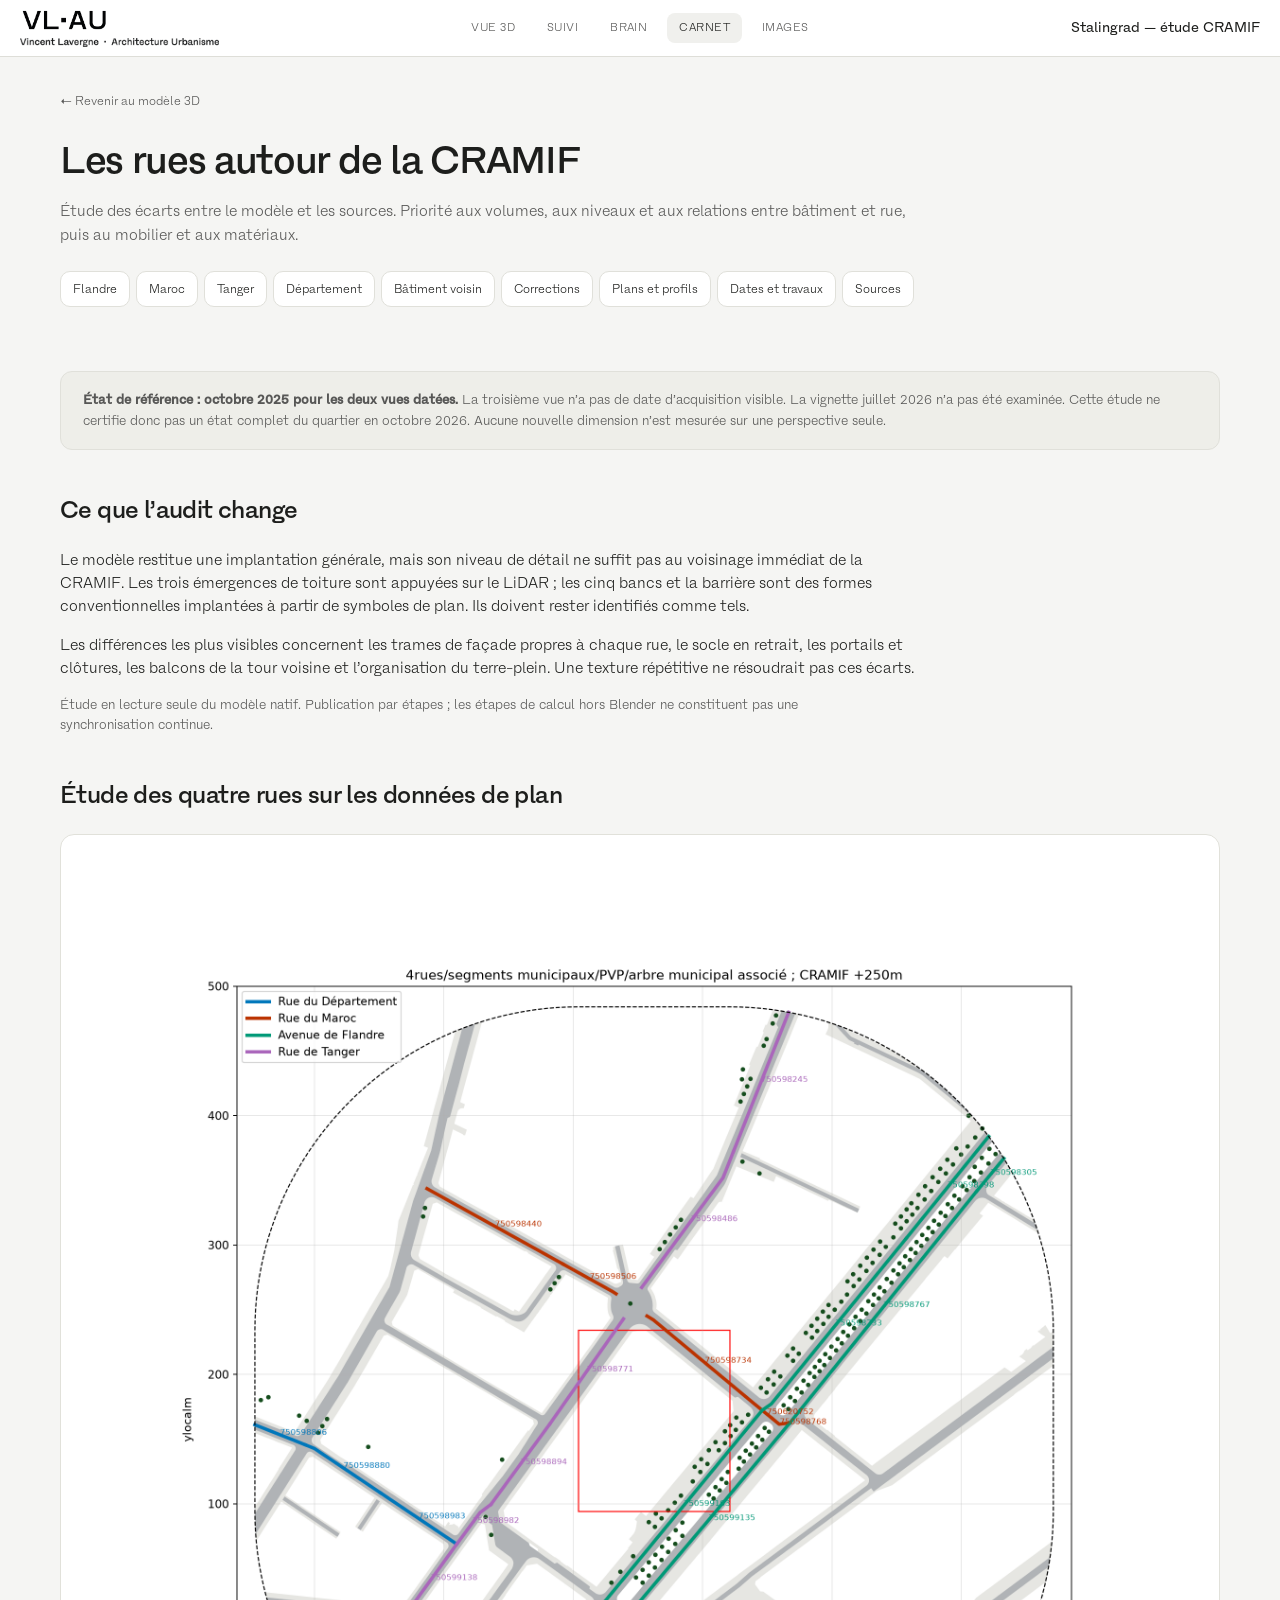
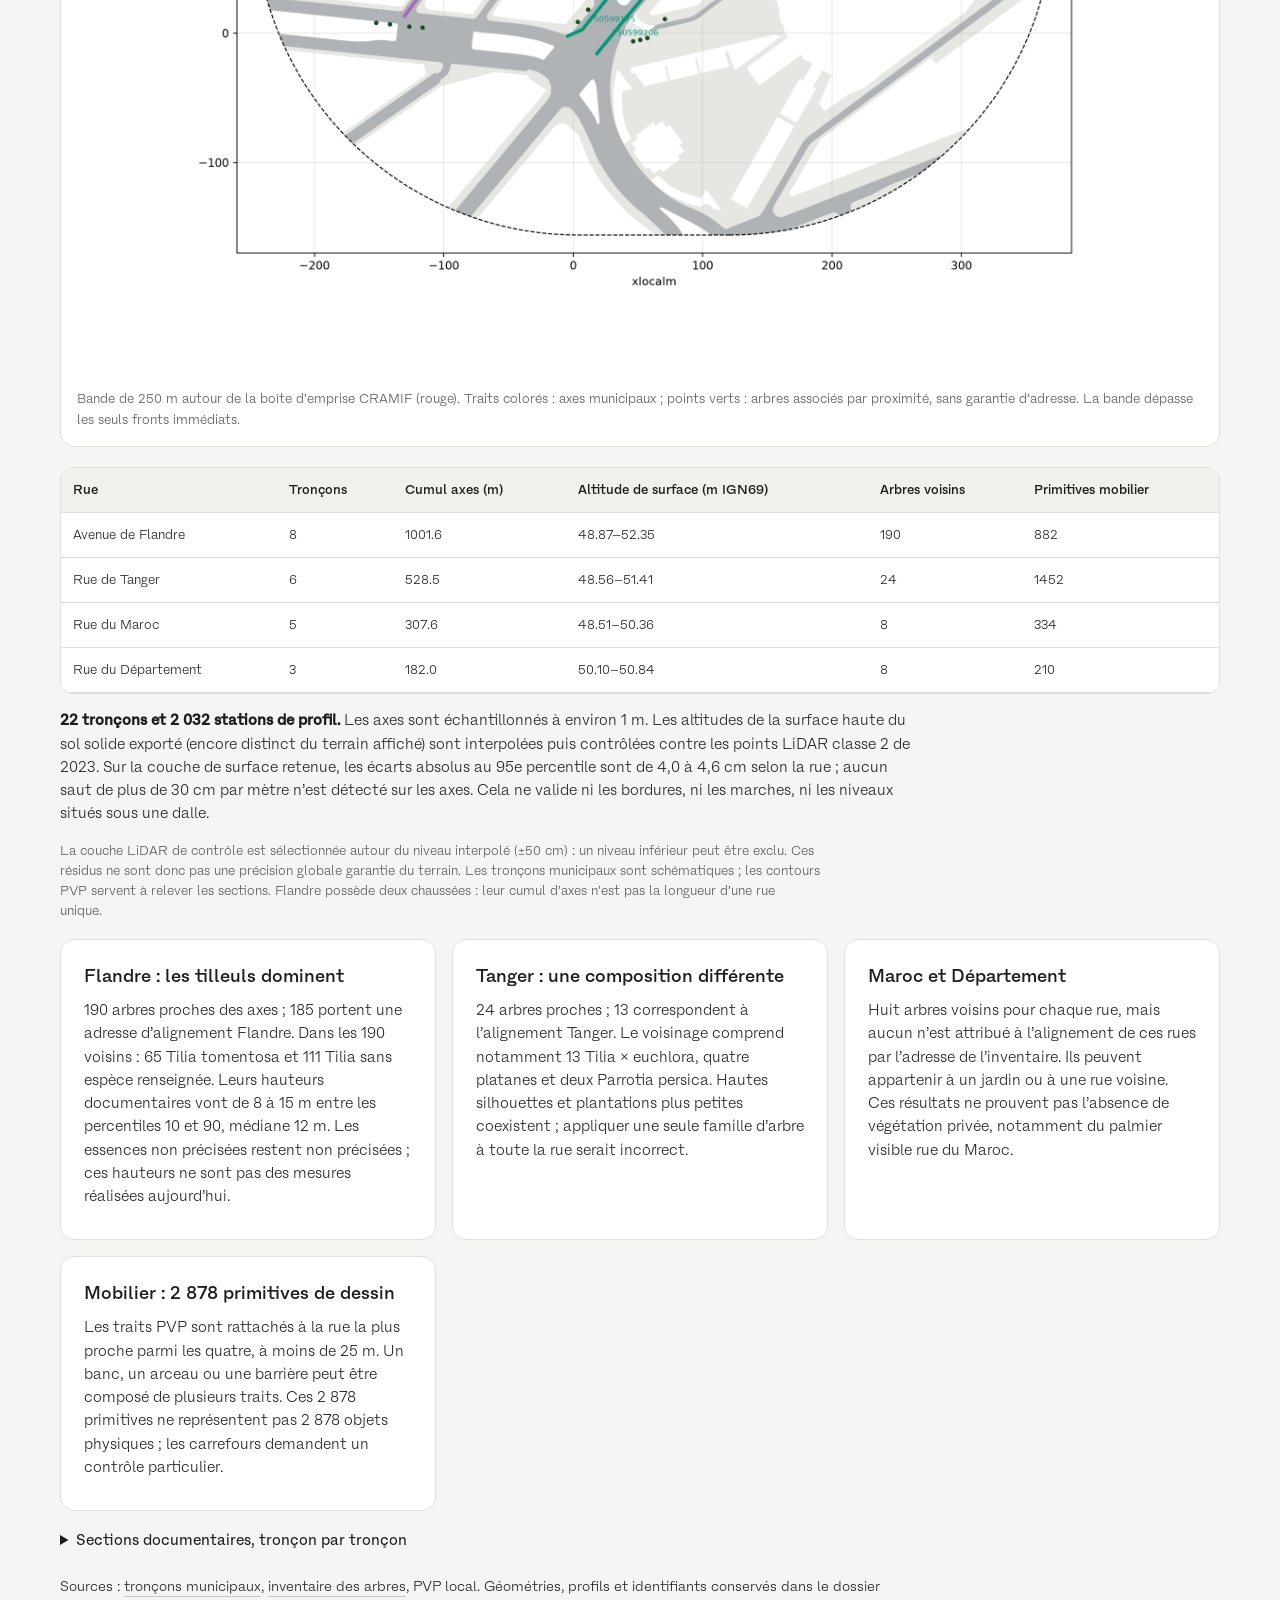
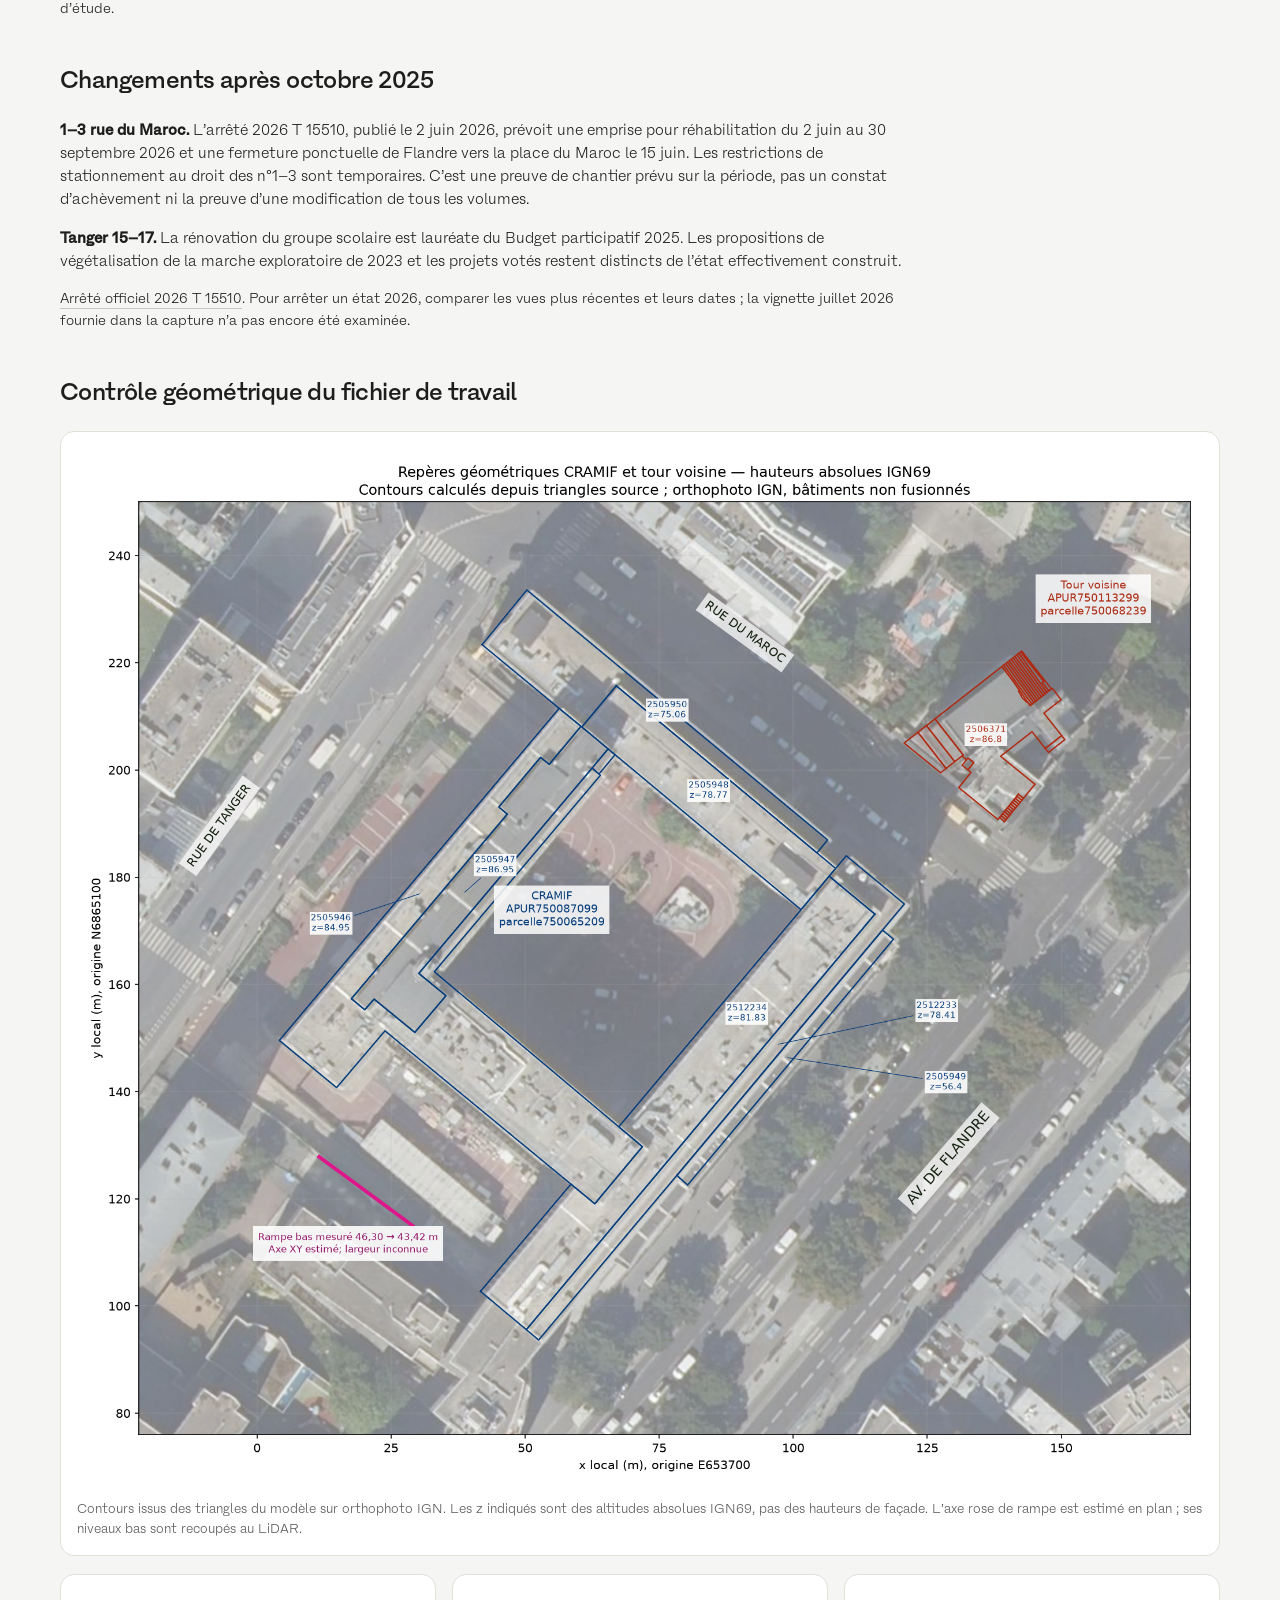
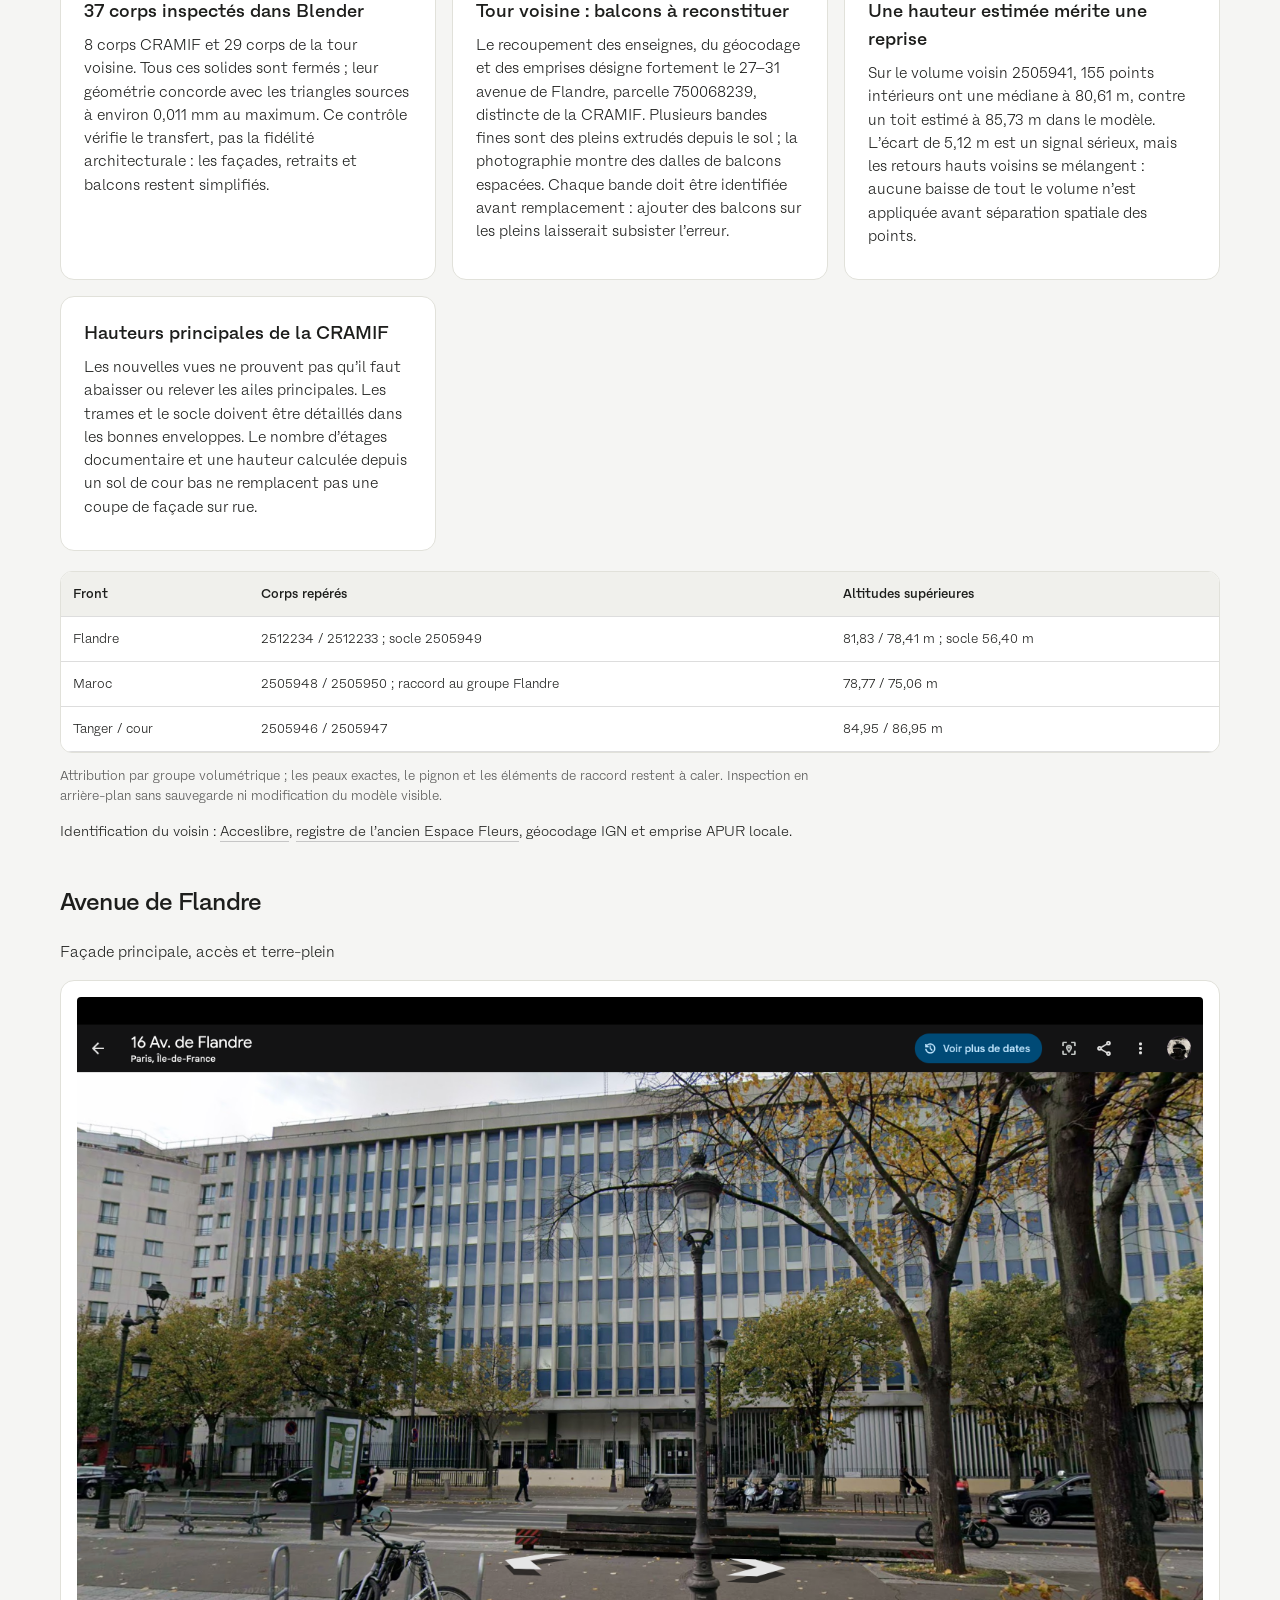
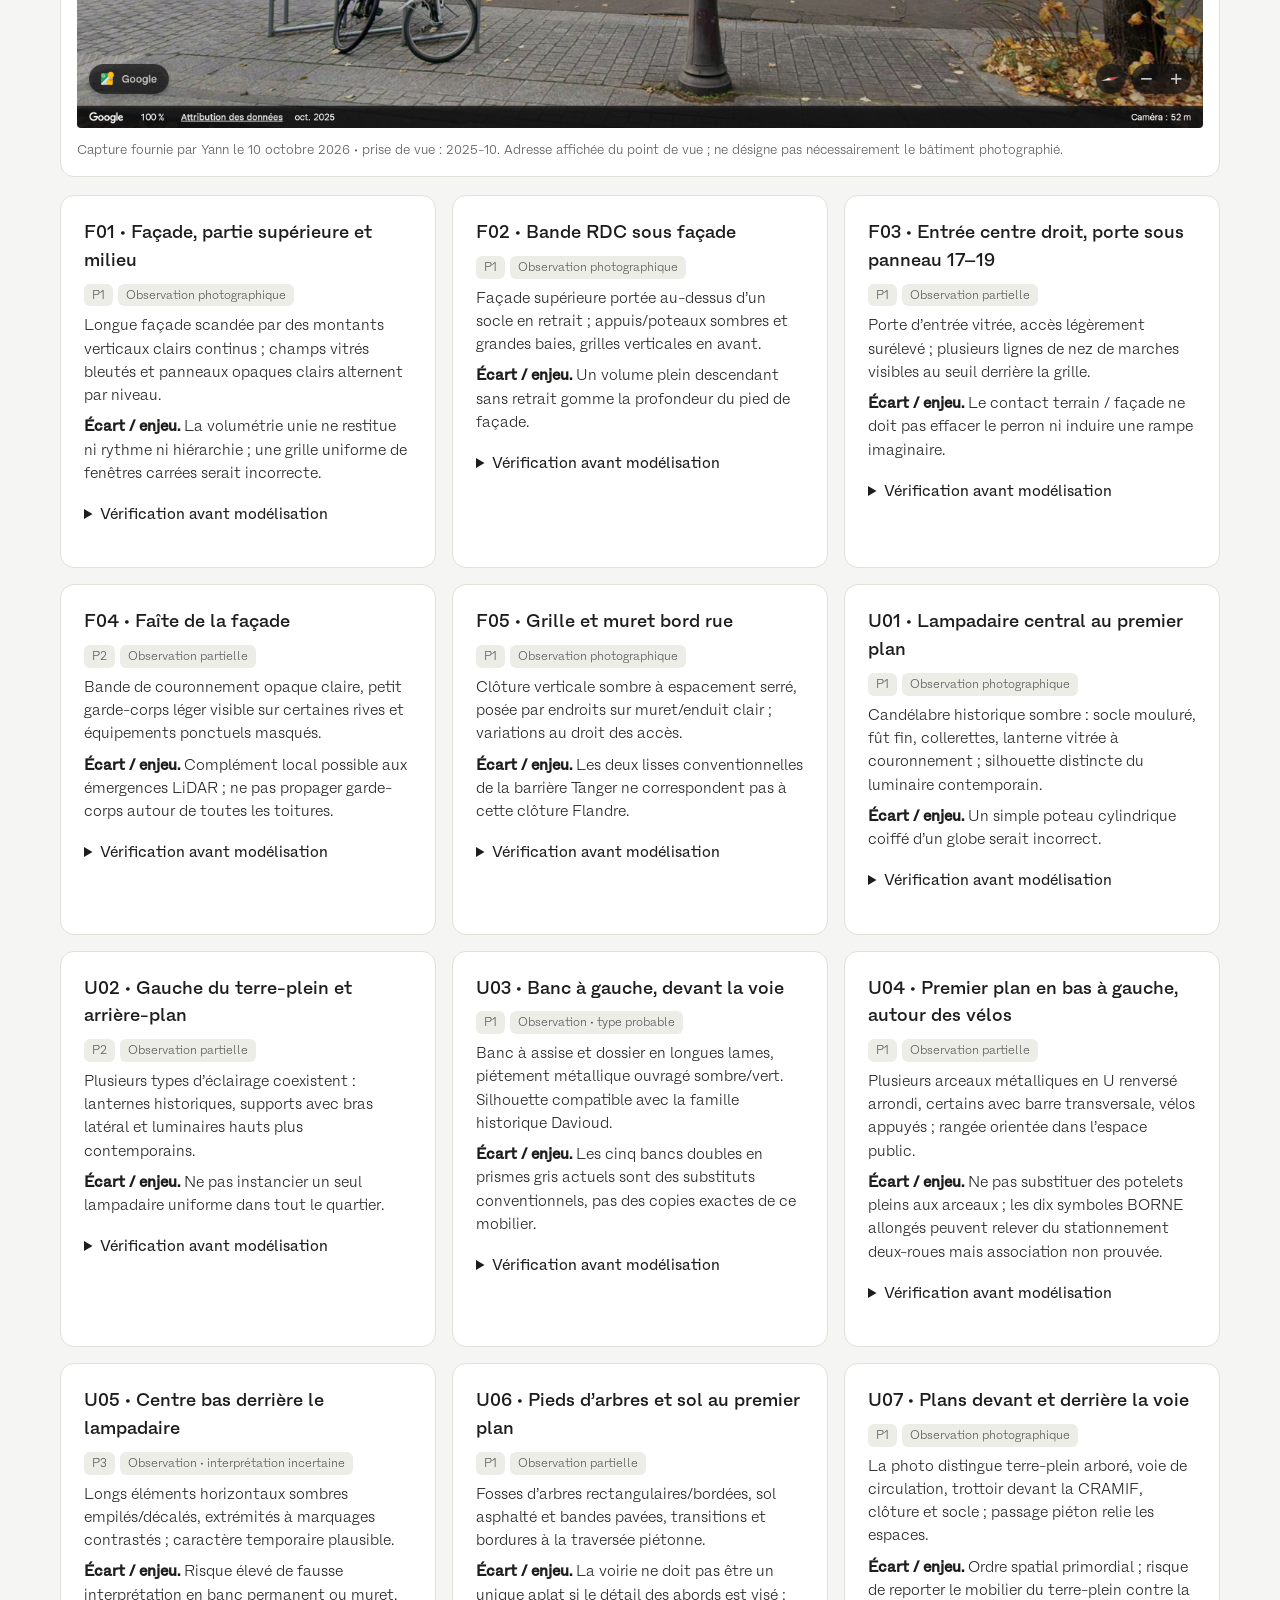
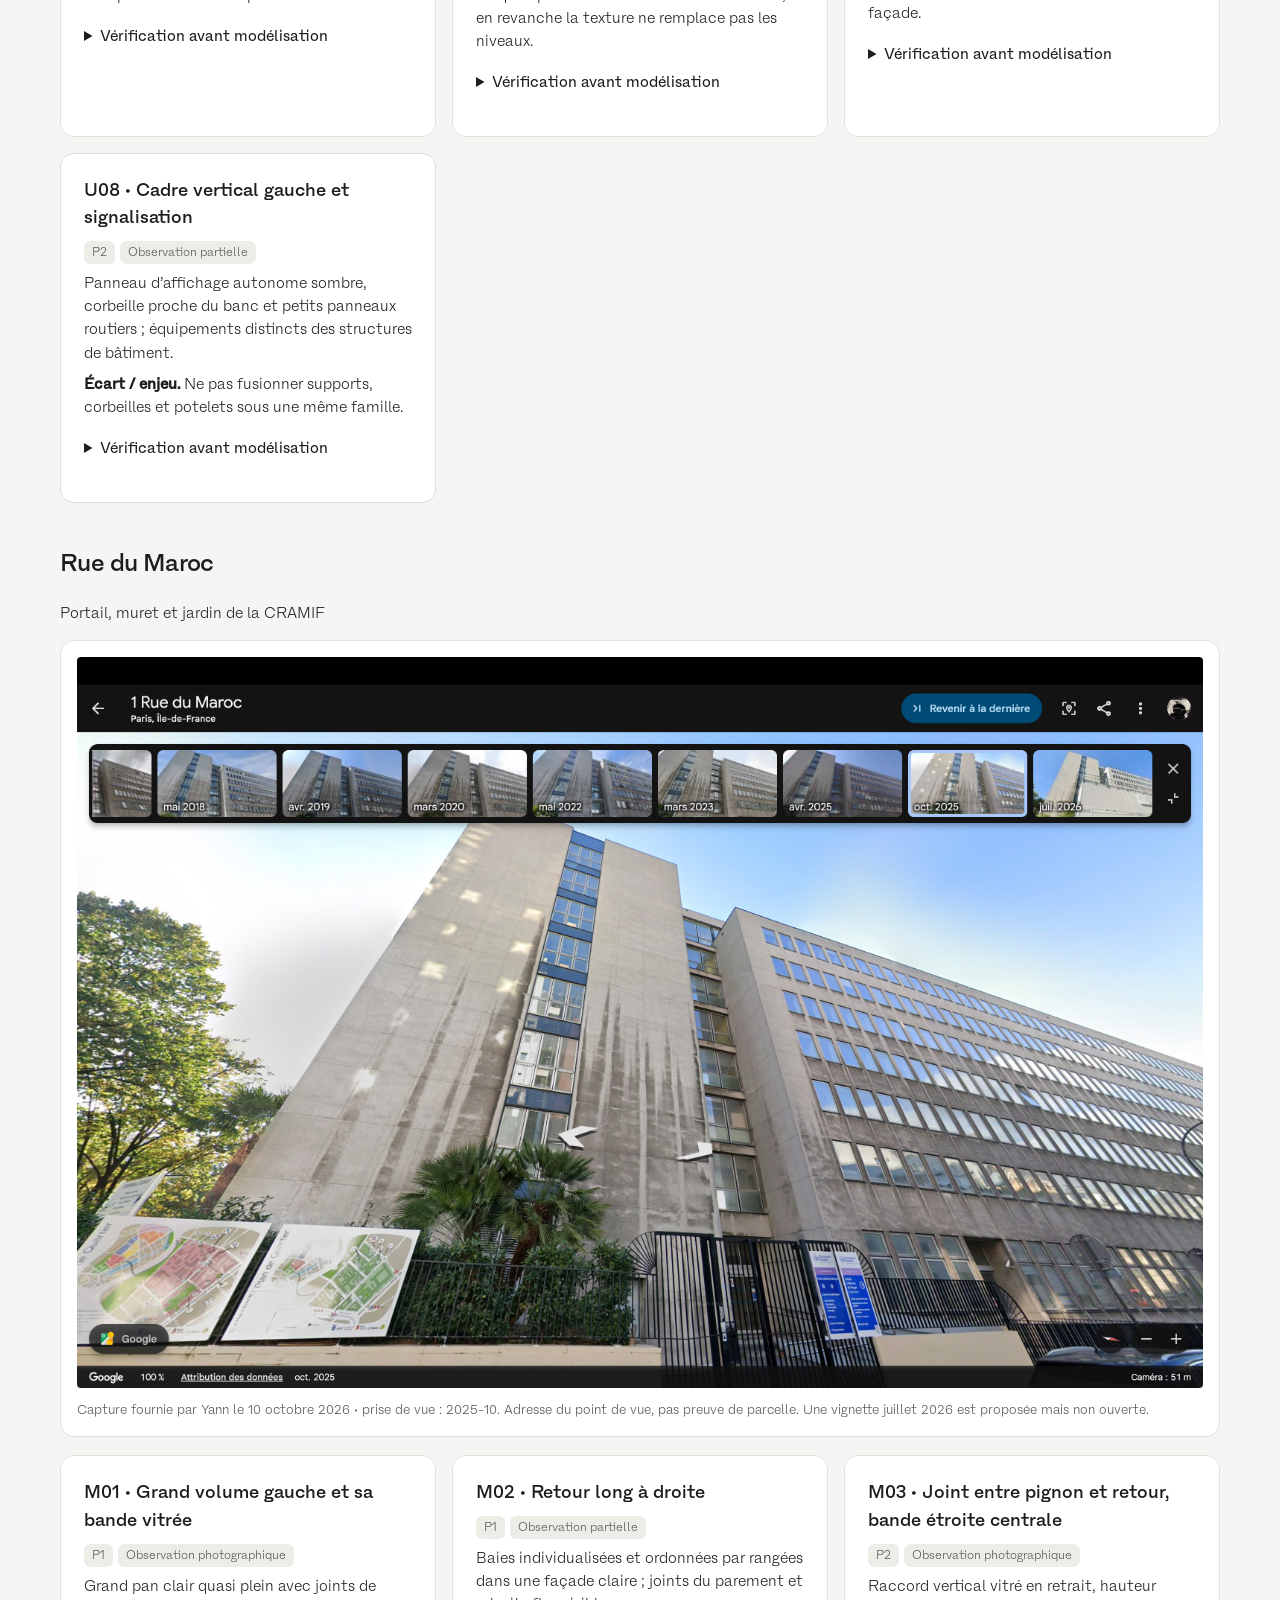
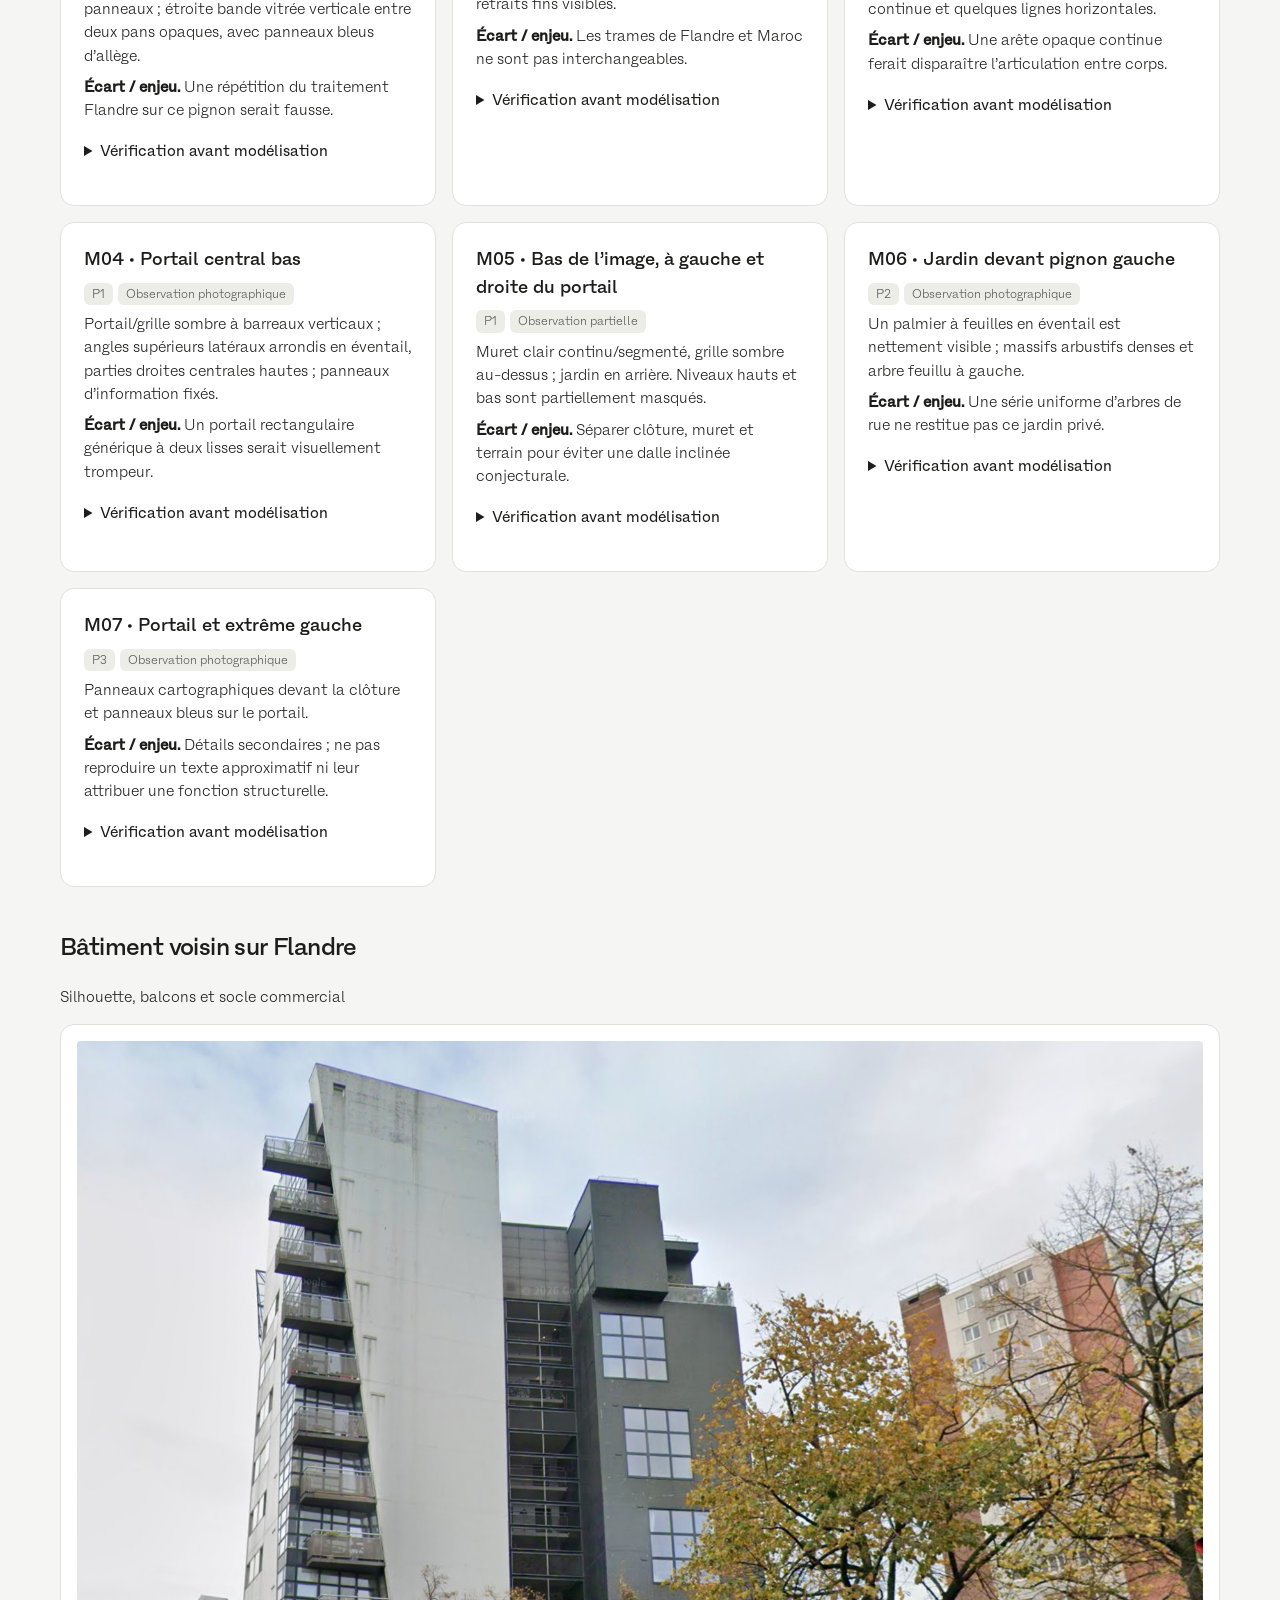
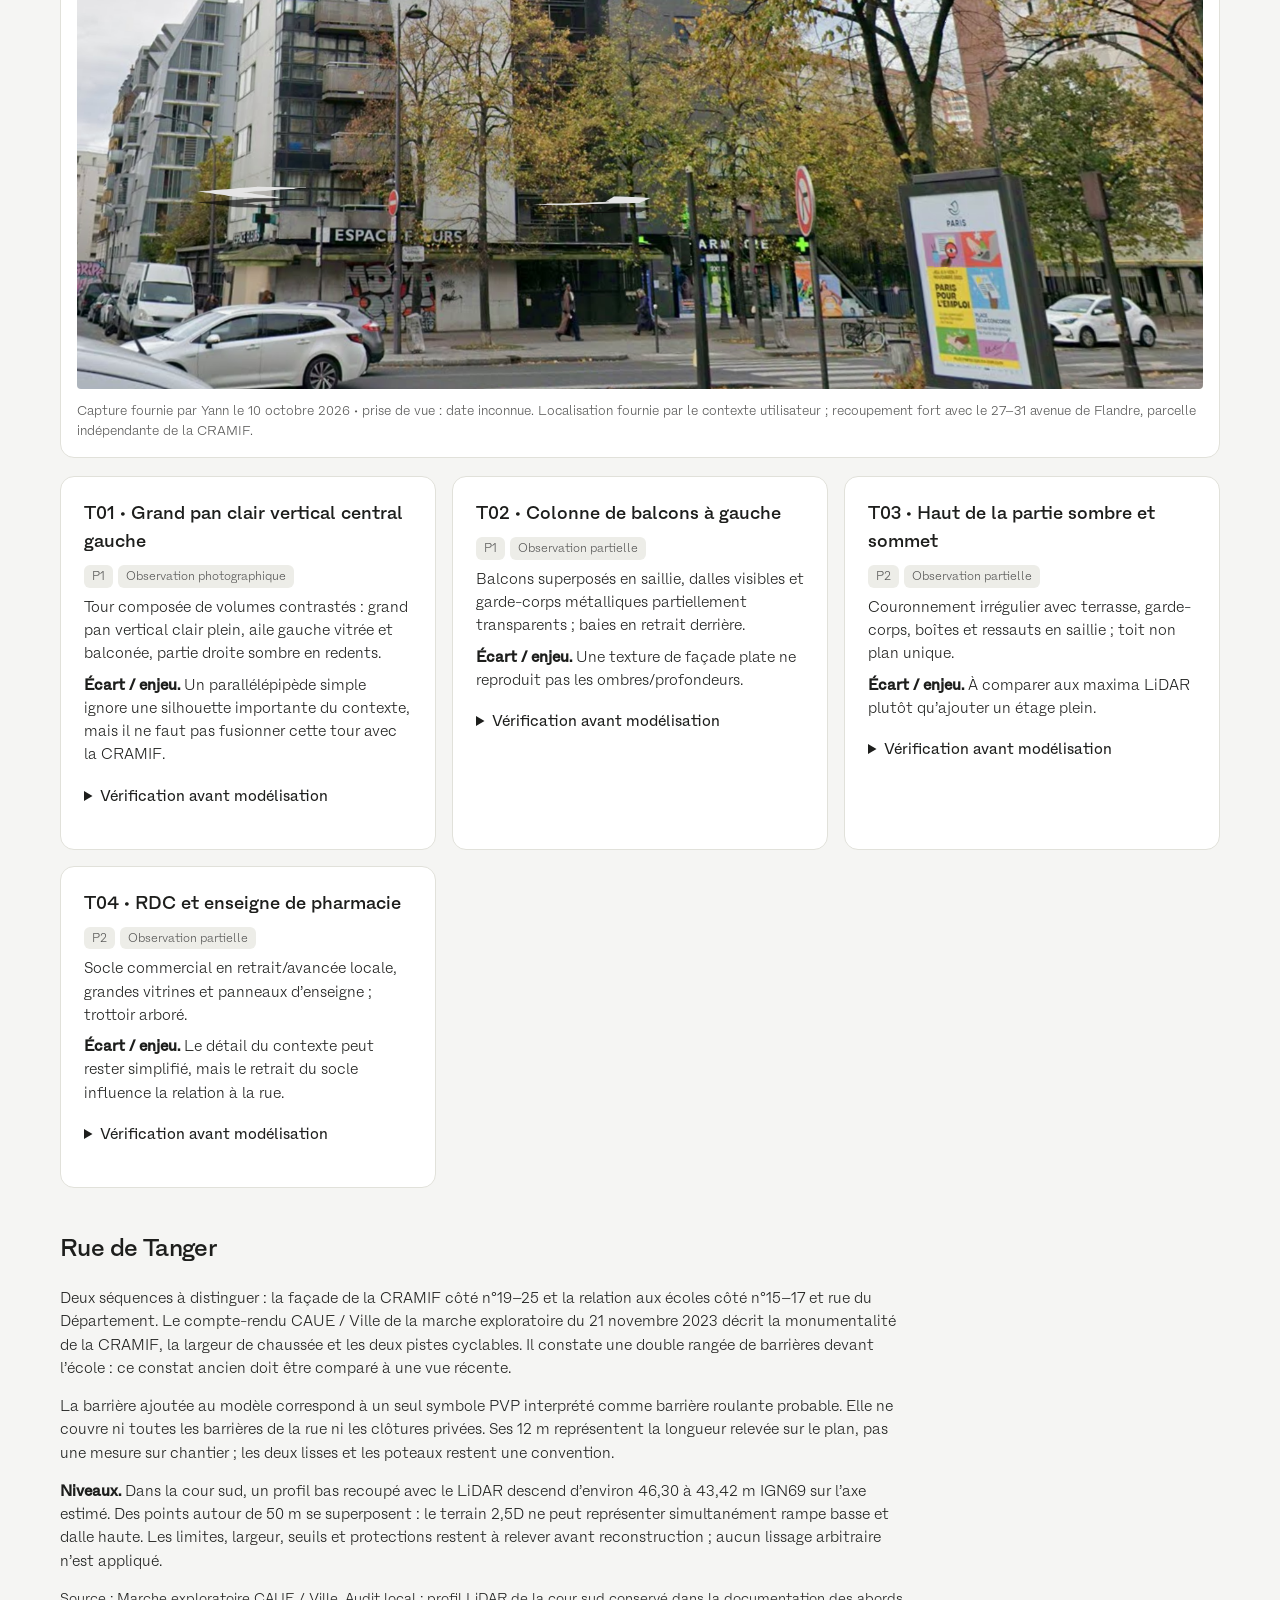
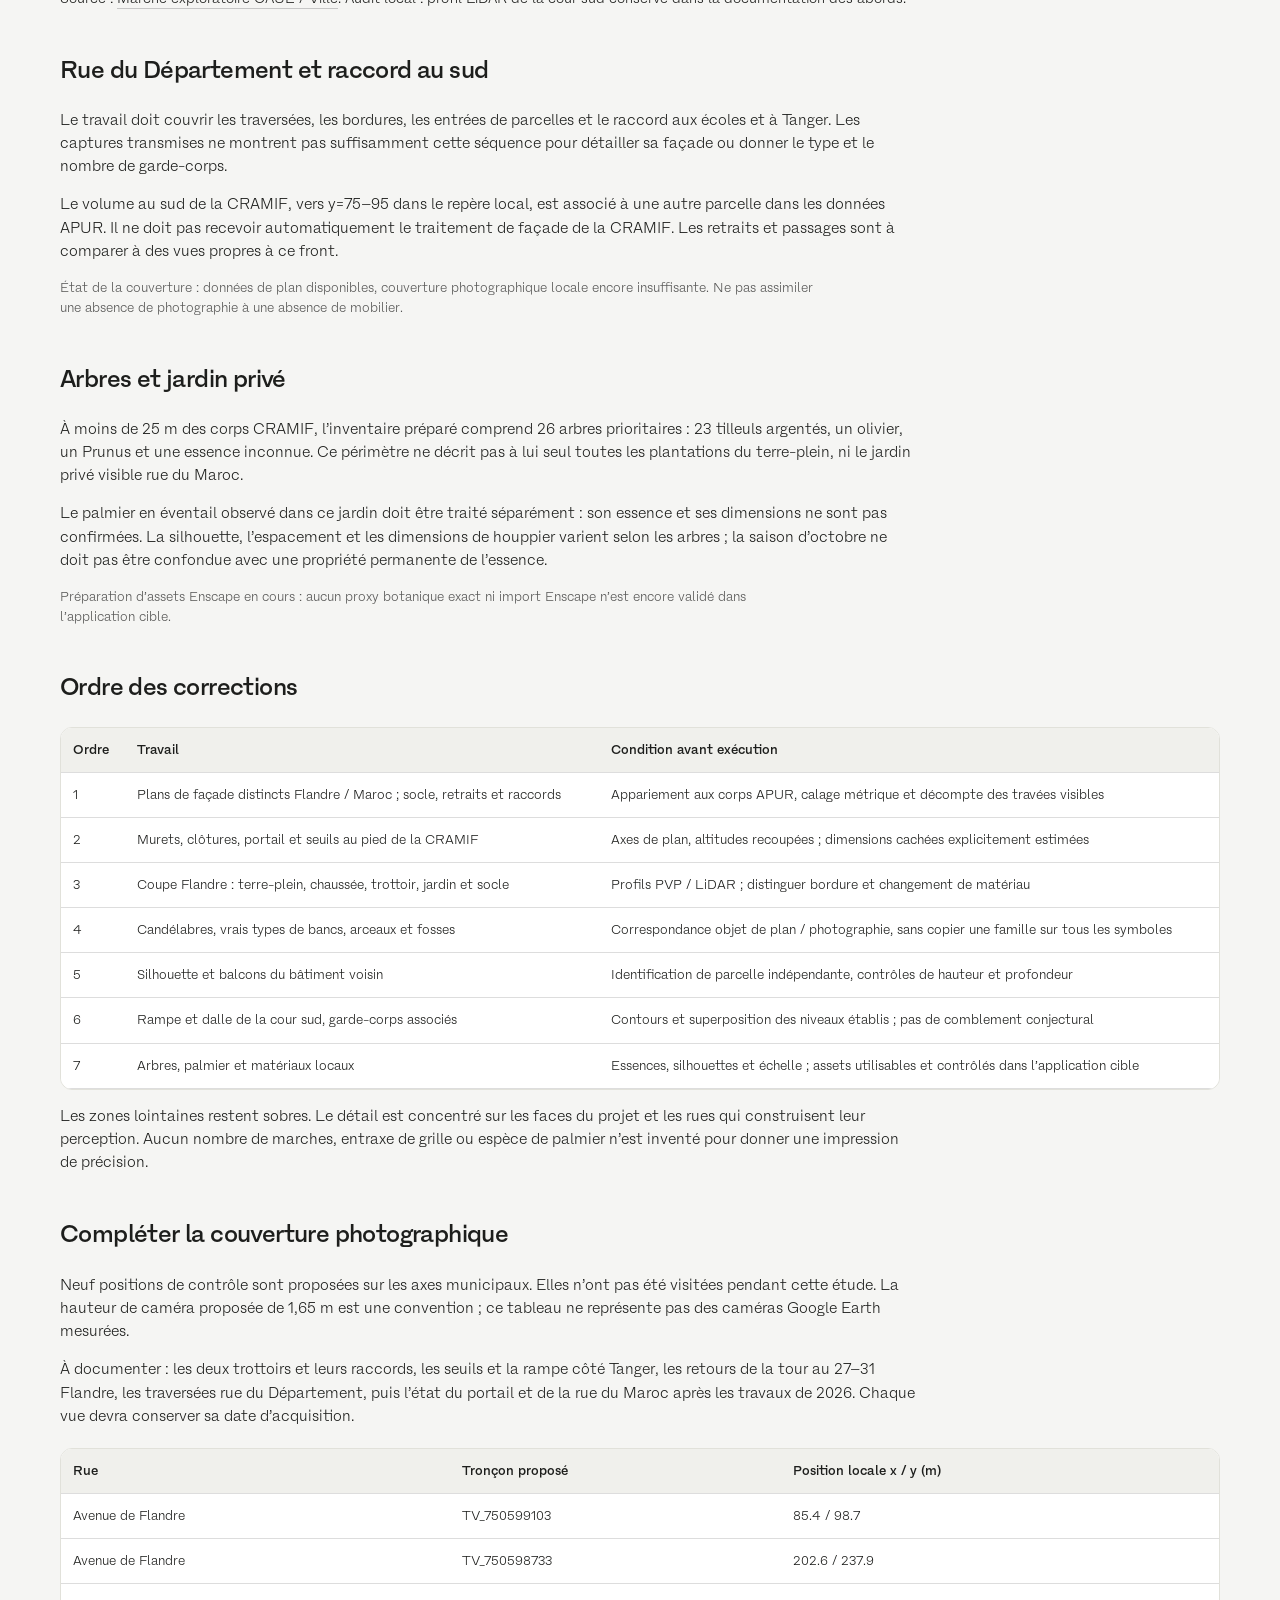
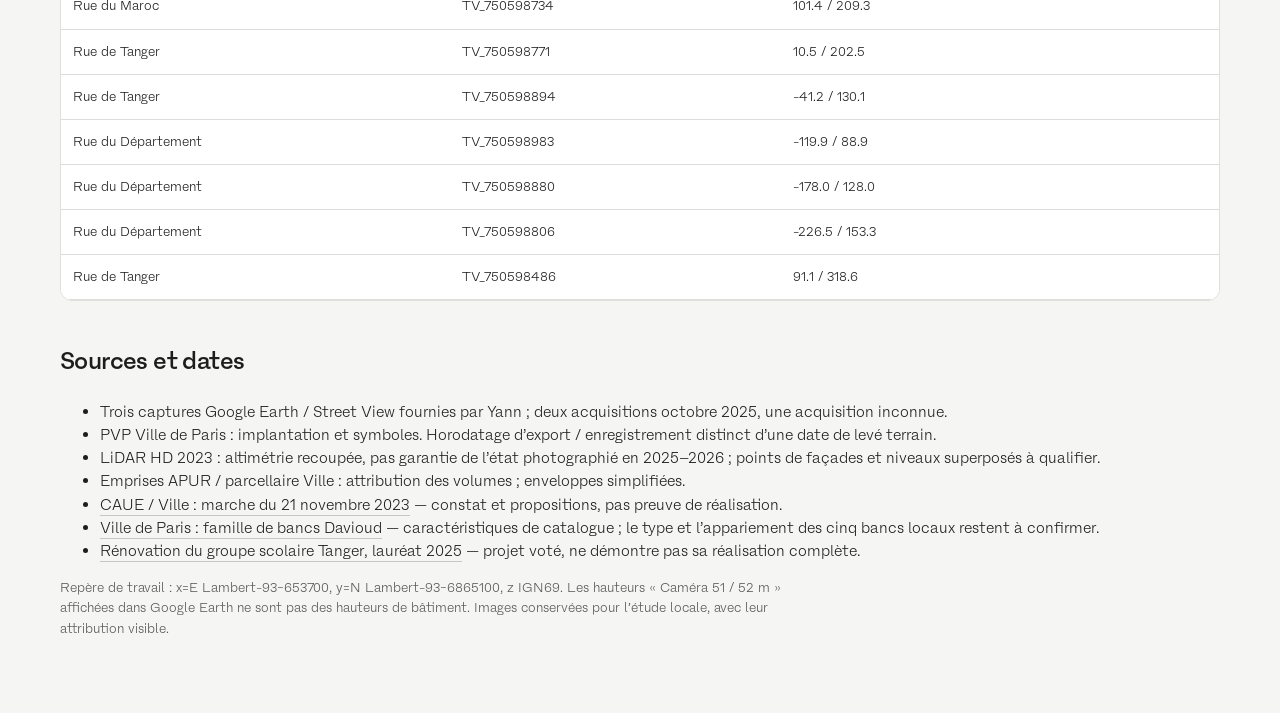
<file: f/cramif/etude_rues/ETUDE_RUES.html>
<!doctype html><html lang="fr"><meta charset="utf-8"><meta name="viewport" content="width=device-width,initial-scale=1"><title>CRAMIF — étude des rues</title><link rel="stylesheet" href="/charte/charte.css"><style>
*{box-sizing:border-box}body{margin:0;background:#f5f4f0;color:#242b2e;font:16px/1.6 system-ui,sans-serif}header,main{max-width:1200px;margin:auto;padding:24px}header{border-bottom:1px solid #ccc}h1{font-size:32px;line-height:1.2}h2{font-size:25px}h3{font-size:18px;margin:0 0 8px}a{color:#1c6269}nav{display:flex;gap:16px;flex-wrap:wrap}section{margin:38px 0;scroll-margin-top:20px}figure{margin:0}img{width:100%;height:auto;display:block;border-radius:4px}figcaption,.small{font-size:13px;color:#596366}article{background:white;padding:20px;border:1px solid #deded8;border-radius:5px}article p{margin:8px 0}.cards{display:grid;grid-template-columns:repeat(auto-fit,minmax(320px,1fr));gap:12px;margin-top:18px}.tag{display:inline-block;font-size:12px;background:#edf1ef;padding:2px 8px;margin-right:5px;border-radius:3px}.priority{background:#e9ded0}table{width:100%;border-collapse:collapse;background:white}td,th{text-align:left;padding:12px;border-bottom:1px solid #ddd;vertical-align:top}.scroll{overflow-x:auto}.note{border-left:4px solid #aa7753;padding:12px 20px;background:#eee8df}.source{font-size:14px}details{margin:8px 0}summary{cursor:pointer;font-weight:600}button{font:inherit} @media(max-width:600px){header,main{padding:16px}.cards{grid-template-columns:1fr}h1{font-size:27px}}

body{background:#f5f5f3;color:var(--carbone);font-family:Fracktif,"Helvetica Neue",Arial,sans-serif;font-weight:300;font-size:15px;line-height:1.55}
#bande{max-width:none;margin:0;display:grid;grid-template-columns:minmax(200px,1fr) auto minmax(200px,1fr);gap:24px;align-items:center;padding:8px 20px;background:white;min-height:57px;border-bottom:1px solid #deded8}
#bande .marque{justify-self:start}#bande .marque img{width:auto;border-radius:0}#bande .sommaire{padding:0;gap:8px;flex-wrap:nowrap;align-items:center}#bande .sommaire a{padding:8px 12px;border-radius:8px;letter-spacing:.04em;border:0;font-size:11px;line-height:1.25}#bande .sommaire a[aria-current=page]{background:#f0f0ed;color:var(--carbone)}#bande .titre-bande{font-size:14px;font-weight:400;justify-self:end}
.entete-etude,main{max-width:1240px;padding:32px 40px}.entete-etude{border:0}.entete-etude>a{font-size:12px;color:var(--gris);border:0}.entete-etude h1{font-size:clamp(28px,3vw,39px);font-weight:500;letter-spacing:-.035em;margin:26px 0 16px}.entete-etude p{max-width:850px;color:var(--gris)}
.entete-etude nav{gap:6px;margin-top:24px}.entete-etude nav a{padding:8px 12px;border:1px solid #e0e0da;background:white;border-radius:10px;font-size:12px;color:var(--carbone);text-decoration:none}.entete-etude nav a:hover{background:#ededE8}
a{color:var(--carbone)}h2{font-size:24px;font-weight:500;letter-spacing:-.025em}h3{font-weight:500}section{margin:42px 0}section>p{max-width:95ch}article{border-color:#e1e1da;border-radius:14px;padding:23px}.cards{gap:16px}.tag,.priority{background:#ededE8;color:var(--gris);border-radius:6px}.note{max-width:none;font-style:normal;background:#eeeee9;border:1px solid #e0e0da;border-radius:12px;padding:18px 22px;color:var(--gris);font-size:13px}.small,figcaption{color:var(--gris)}figure{background:white;padding:16px;border:1px solid #e1e1da;border-radius:14px}figcaption{margin-top:12px}table{font-size:13px}th{font-weight:500;background:#f0f0ec}.scroll{border:1px solid #e1e1da;border-radius:12px;margin-top:20px}summary{font-weight:400;padding:10px 0}a:focus-visible{outline:2px solid var(--gris);outline-offset:3px}
@media(max-width:900px){#bande{grid-template-columns:auto 1fr;gap:12px;padding:8px 14px}#bande .sommaire{display:none}#bande .titre-bande{font-size:12px;text-align:right}.entete-etude,main{padding:24px 20px}}
@media(max-width:900px){#bande .sommaire{display:flex;grid-column:1/-1;justify-content:center;flex-wrap:wrap}#bande .titre-bande{grid-column:2;grid-row:1}} </style><div id="bande">
  <a class="marque" href="/hub"><img class="wm" src="/charte/VLAU-logo.png" alt="VL·AU"><img class="lg" src="/charte/VLAU-logotype-deplie.png" alt="Vincent Lavergne Architecture Urbanisme"></a>
  <nav class="sommaire"><a href="/pro" >Vue 3D</a><a href="/suivi">Suivi</a><a href="/brain">Brain</a><a href="/carnet" aria-current="page">Carnet</a><a href="/images">Images</a></nav>
  <div class="titre-bande">Stalingrad — étude CRAMIF</div></div><header class="entete-etude"><a href="/pro">← Revenir au modèle 3D</a><h1>Les rues autour de la CRAMIF</h1><p>Étude des écarts entre le modèle et les sources. Priorité aux volumes, aux niveaux et aux relations entre bâtiment et rue, puis au mobilier et aux matériaux.</p><nav><a href="#flandre">Flandre</a><a href="#maroc">Maroc</a><a href="#tanger">Tanger</a><a href="#departement">Département</a><a href="#voisin">Bâtiment voisin</a><a href="#corrections">Corrections</a><a href="#voirie">Plans et profils</a><a href="#chronologie">Dates et travaux</a><a href="#sources">Sources</a></nav></header><main>
<div class="note"><b>État de référence : octobre 2025 pour les deux vues datées.</b> La troisième vue n’a pas de date d’acquisition visible. La vignette juillet 2026 n’a pas été examinée. Cette étude ne certifie donc pas un état complet du quartier en octobre 2026. Aucune nouvelle dimension n’est mesurée sur une perspective seule.</div>
<section><h2>Ce que l’audit change</h2><p>Le modèle restitue une implantation générale, mais son niveau de détail ne suffit pas au voisinage immédiat de la CRAMIF. Les trois émergences de toiture sont appuyées sur le LiDAR ; les cinq bancs et la barrière sont des formes conventionnelles implantées à partir de symboles de plan. Ils doivent rester identifiés comme tels.</p><p>Les différences les plus visibles concernent les trames de façade propres à chaque rue, le socle en retrait, les portails et clôtures, les balcons de la tour voisine et l’organisation du terre-plein. Une texture répétitive ne résoudrait pas ces écarts.</p><p class="small">Étude en lecture seule du modèle natif. Publication par étapes ; les étapes de calcul hors Blender ne constituent pas une synchronisation continue.</p></section>
<section id="voirie"><h2>Étude des quatre rues sur les données de plan</h2><figure><a href="/documentation/v3/cramif/etude_rues/plan_segments.png"><img src="/documentation/v3/cramif/etude_rues/plan_segments.png" alt="22 tronçons de Flandre, Tanger, Maroc et Département ; arbres municipaux voisins" loading="lazy"></a><figcaption>Bande de 250 m autour de la boîte d’emprise CRAMIF (rouge). Traits colorés : axes municipaux ; points verts : arbres associés par proximité, sans garantie d’adresse. La bande dépasse les seuls fronts immédiats.</figcaption></figure><div class="scroll"><table><tr><th>Rue</th><th>Tronçons</th><th>Cumul axes (m)</th><th>Altitude de surface (m IGN69)</th><th>Arbres voisins</th><th>Primitives mobilier</th></tr><tr><td>Avenue de Flandre</td><td>8</td><td>1001.6</td><td>48.87–52.35</td><td>190</td><td>882</td></tr><tr><td>Rue de Tanger</td><td>6</td><td>528.5</td><td>48.56–51.41</td><td>24</td><td>1452</td></tr><tr><td>Rue du Maroc</td><td>5</td><td>307.6</td><td>48.51–50.36</td><td>8</td><td>334</td></tr><tr><td>Rue du Département</td><td>3</td><td>182.0</td><td>50.10–50.84</td><td>8</td><td>210</td></tr></table></div><p><b>22 tronçons et 2 032 stations de profil.</b> Les axes sont échantillonnés à environ 1 m. Les altitudes de la surface haute du sol solide exporté (encore distinct du terrain affiché) sont interpolées puis contrôlées contre les points LiDAR classe 2 de 2023. Sur la couche de surface retenue, les écarts absolus au 95e percentile sont de 4,0 à 4,6 cm selon la rue ; aucun saut de plus de 30 cm par mètre n’est détecté sur les axes. Cela ne valide ni les bordures, ni les marches, ni les niveaux situés sous une dalle.</p><p class="small">La couche LiDAR de contrôle est sélectionnée autour du niveau interpolé (±50 cm) : un niveau inférieur peut être exclu. Ces résidus ne sont donc pas une précision globale garantie du terrain. Les tronçons municipaux sont schématiques ; les contours PVP servent à relever les sections. Flandre possède deux chaussées : leur cumul d’axes n’est pas la longueur d’une rue unique.</p><div class="cards"><article><h3>Flandre : les tilleuls dominent</h3><p>190 arbres proches des axes ; 185 portent une adresse d’alignement Flandre. Dans les 190 voisins : 65 Tilia tomentosa et 111 Tilia sans espèce renseignée. Leurs hauteurs documentaires vont de 8 à 15 m entre les percentiles 10 et 90, médiane 12 m. Les essences non précisées restent non précisées ; ces hauteurs ne sont pas des mesures réalisées aujourd’hui.</p></article><article><h3>Tanger : une composition différente</h3><p>24 arbres proches ; 13 correspondent à l’alignement Tanger. Le voisinage comprend notamment 13 Tilia × euchlora, quatre platanes et deux Parrotia persica. Hautes silhouettes et plantations plus petites coexistent ; appliquer une seule famille d’arbre à toute la rue serait incorrect.</p></article><article><h3>Maroc et Département</h3><p>Huit arbres voisins pour chaque rue, mais aucun n’est attribué à l’alignement de ces rues par l’adresse de l’inventaire. Ils peuvent appartenir à un jardin ou à une rue voisine. Ces résultats ne prouvent pas l’absence de végétation privée, notamment du palmier visible rue du Maroc.</p></article><article><h3>Mobilier : 2 878 primitives de dessin</h3><p>Les traits PVP sont rattachés à la rue la plus proche parmi les quatre, à moins de 25 m. Un banc, un arceau ou une barrière peut être composé de plusieurs traits. Ces 2 878 primitives ne représentent pas 2 878 objets physiques ; les carrefours demandent un contrôle particulier.</p></article></div><details><summary>Sections documentaires, tronçon par tronçon</summary><div class="scroll"><table><tr><th>Rue / ID</th><th>Section médiane de chaussée (m)</th><th>Couverture</th></tr><tr><td>Rue de Tanger / TV_750598982</td><td>7.20</td><td>4 sections</td></tr><tr><td>Rue de Tanger / TV_750599138</td><td>7.15</td><td>9 sections</td></tr><tr><td>Rue de Tanger / TV_750598771</td><td>14.54</td><td>16 sections</td></tr><tr><td>Avenue de Flandre / TV_750599175</td><td>33.74</td><td>4 sections</td></tr><tr><td>Rue du Département / TV_750598983</td><td>7.76</td><td>10 sections</td></tr><tr><td>Rue du Maroc / TV_750620752</td><td>Non calculée</td><td>0 sections</td></tr><tr><td>Avenue de Flandre / TV_750598305</td><td>8.95</td><td>2 sections</td></tr><tr><td>Rue de Tanger / TV_750598245</td><td>8.22</td><td>19 sections</td></tr><tr><td>Rue de Tanger / TV_750598894</td><td>13.03</td><td>11 sections</td></tr><tr><td>Avenue de Flandre / TV_750599103</td><td>8.98</td><td>34 sections</td></tr><tr><td>Avenue de Flandre / TV_750599206</td><td>32.93</td><td>3 sections</td></tr><tr><td>Rue du Maroc / TV_750598734</td><td>11.93</td><td>19 sections</td></tr><tr><td>Avenue de Flandre / TV_750598398</td><td>8.96</td><td>16 sections</td></tr><tr><td>Rue du Département / TV_750598806</td><td>7.38</td><td>4 sections</td></tr><tr><td>Avenue de Flandre / TV_750599135</td><td>8.96</td><td>35 sections</td></tr><tr><td>Rue du Maroc / TV_750598768</td><td>Non calculée</td><td>0 sections</td></tr><tr><td>Rue du Maroc / TV_750598440</td><td>7.12</td><td>20 sections</td></tr><tr><td>Rue de Tanger / TV_750598486</td><td>9.00</td><td>21 sections</td></tr><tr><td>Avenue de Flandre / TV_750598733</td><td>8.95</td><td>30 sections</td></tr><tr><td>Avenue de Flandre / TV_750598767</td><td>8.94</td><td>42 sections</td></tr><tr><td>Rue du Maroc / TV_750598506</td><td>7.18</td><td>5 sections</td></tr><tr><td>Rue du Département / TV_750598880</td><td>6.80</td><td>10 sections</td></tr></table></div><p class="small">Sections issues des contours de chaussée PVP uniquement lorsque l’axe les traverse. Sur Flandre, largeur d’une chaussée séparée ; jamais largeur totale de l’avenue. Aux raccords, élargissements et axes schématiques, vérifier la section manuellement avant modélisation.</p></details><p class="source">Sources : <a href="https://opendata.paris.fr/explore/dataset/troncon_voie/">tronçons municipaux</a>, <a href="https://opendata.paris.fr/explore/dataset/les-arbres/">inventaire des arbres</a>, PVP local. Géométries, profils et identifiants conservés dans le dossier d’étude.</p></section>
<section id="chronologie"><h2>Changements après octobre 2025</h2><p><b>1–3 rue du Maroc.</b> L’arrêté 2026 T 15510, publié le 2 juin 2026, prévoit une emprise pour réhabilitation du 2 juin au 30 septembre 2026 et une fermeture ponctuelle de Flandre vers la place du Maroc le 15 juin. Les restrictions de stationnement au droit des n°1–3 sont temporaires. C’est une preuve de chantier prévu sur la période, pas un constat d’achèvement ni la preuve d’une modification de tous les volumes.</p><p><b>Tanger 15–17.</b> La rénovation du groupe scolaire est lauréate du Budget participatif 2025. Les propositions de végétalisation de la marche exploratoire de 2023 et les projets votés restent distincts de l’état effectivement construit.</p><p class="source"><a href="https://bovp.apps.paris.fr/index.php?id=50762&lvl=notice_display">Arrêté officiel 2026 T 15510</a>. Pour arrêter un état 2026, comparer les vues plus récentes et leurs dates ; la vignette juillet 2026 fournie dans la capture n’a pas encore été examinée.</p></section><section id="geometrie"><h2>Contrôle géométrique du fichier de travail</h2><figure><a href="/documentation/v3/cramif/etude_rues/carte_ids_rues.png"><img src="/documentation/v3/cramif/etude_rues/carte_ids_rues.png" alt="Carte des huit corps CRAMIF, de la tour voisine et de la rampe basse" loading="lazy"></a><figcaption>Contours issus des triangles du modèle sur orthophoto IGN. Les z indiqués sont des altitudes absolues IGN69, pas des hauteurs de façade. L’axe rose de rampe est estimé en plan ; ses niveaux bas sont recoupés au LiDAR.</figcaption></figure><div class="cards"><article><h3>37 corps inspectés dans Blender</h3><p>8 corps CRAMIF et 29 corps de la tour voisine. Tous ces solides sont fermés ; leur géométrie concorde avec les triangles sources à environ 0,011 mm au maximum. Ce contrôle vérifie le transfert, pas la fidélité architecturale : les façades, retraits et balcons restent simplifiés.</p></article><article><h3>Tour voisine : balcons à reconstituer</h3><p>Le recoupement des enseignes, du géocodage et des emprises désigne fortement le 27–31 avenue de Flandre, parcelle 750068239, distincte de la CRAMIF. Plusieurs bandes fines sont des pleins extrudés depuis le sol ; la photographie montre des dalles de balcons espacées. Chaque bande doit être identifiée avant remplacement : ajouter des balcons sur les pleins laisserait subsister l’erreur.</p></article><article><h3>Une hauteur estimée mérite une reprise</h3><p>Sur le volume voisin 2505941, 155 points intérieurs ont une médiane à 80,61 m, contre un toit estimé à 85,73 m dans le modèle. L’écart de 5,12 m est un signal sérieux, mais les retours hauts voisins se mélangent : aucune baisse de tout le volume n’est appliquée avant séparation spatiale des points.</p></article><article><h3>Hauteurs principales de la CRAMIF</h3><p>Les nouvelles vues ne prouvent pas qu’il faut abaisser ou relever les ailes principales. Les trames et le socle doivent être détaillés dans les bonnes enveloppes. Le nombre d’étages documentaire et une hauteur calculée depuis un sol de cour bas ne remplacent pas une coupe de façade sur rue.</p></article></div><div class="scroll"><table><tr><th>Front</th><th>Corps repérés</th><th>Altitudes supérieures</th></tr><tr><td>Flandre</td><td>2512234 / 2512233 ; socle 2505949</td><td>81,83 / 78,41 m ; socle 56,40 m</td></tr><tr><td>Maroc</td><td>2505948 / 2505950 ; raccord au groupe Flandre</td><td>78,77 / 75,06 m</td></tr><tr><td>Tanger / cour</td><td>2505946 / 2505947</td><td>84,95 / 86,95 m</td></tr></table></div><p class="small">Attribution par groupe volumétrique ; les peaux exactes, le pignon et les éléments de raccord restent à caler. Inspection en arrière-plan sans sauvegarde ni modification du modèle visible.</p><p class="source">Identification du voisin : <a href="https://acceslibre.beta.gouv.fr/app/75-paris/a/pharmacie/erp/grande-pharmacie-de-stalingrad/">Acceslibre</a>, <a href="https://annuaire-entreprises.data.gouv.fr/etablissement/38752577700026">registre de l’ancien Espace Fleurs</a>, géocodage IGN et emprise APUR locale.</p></section><section id="flandre"><h2>Avenue de Flandre</h2><p>Façade principale, accès et terre-plein</p><figure><a href="/documentation/v3/cramif/etude_rues/flandre_oct2025.png"><img src="/documentation/v3/cramif/etude_rues/flandre_oct2025.png" alt="Vue Flandre" loading="lazy"></a><figcaption>Capture fournie par Yann le 10 octobre 2026 · prise de vue : 2025-10. Adresse affichée du point de vue ; ne désigne pas nécessairement le bâtiment photographié.</figcaption></figure><div class="cards"><article><h3>F01 · Façade, partie supérieure et milieu</h3><span class="tag priority">P1</span><span class="tag">Observation photographique</span><p>Longue façade scandée par des montants verticaux clairs continus ; champs vitrés bleutés et panneaux opaques clairs alternent par niveau.</p><p><b>Écart / enjeu.</b> La volumétrie unie ne restitue ni rythme ni hiérarchie ; une grille uniforme de fenêtres carrées serait incorrecte.</p><details><summary>Vérification avant modélisation</summary><p>Caler les extrémités du plan de façade sur emprise ; rectifier image ; décompter travées/niveaux visibles, conserver masques sous arbres. Géométrie simple des montants seulement après calage métrique.</p><p class="small">Nombre total, pas, largeur et profondeur non mesurés ; reflets/stores ne sont pas une teinte uniforme fiable.</p></details></article><article><h3>F02 · Bande RDC sous façade</h3><span class="tag priority">P1</span><span class="tag">Observation photographique</span><p>Façade supérieure portée au-dessus d’un socle en retrait ; appuis/poteaux sombres et grandes baies, grilles verticales en avant.</p><p><b>Écart / enjeu.</b> Un volume plein descendant sans retrait gomme la profondeur du pied de façade.</p><details><summary>Vérification avant modélisation</summary><p>Relever limite du retrait et alignement grille sur plan et photos latérales ; séparer peau supérieure, socle et clôture.</p><p class="small">Recul, hauteur libre, sections inconnus.</p></details></article><article><h3>F03 · Entrée centre droit, porte sous panneau 17–19</h3><span class="tag priority">P1</span><span class="tag">Observation partielle</span><p>Porte d’entrée vitrée, accès légèrement surélevé ; plusieurs lignes de nez de marches visibles au seuil derrière la grille.</p><p><b>Écart / enjeu.</b> Le contact terrain / façade ne doit pas effacer le perron ni induire une rampe imaginaire.</p><details><summary>Vérification avant modélisation</summary><p>Recouper LiDAR et plan de seuil. Pas de nombre de marches ni pente réglementaire déduits de cette seule photo.</p><p class="small">Nombre exact de marches, hauteur totale et largeur non validés ; zones masquées par mobiliers et personnes.</p></details></article><article><h3>F04 · Faîte de la façade</h3><span class="tag priority">P2</span><span class="tag">Observation partielle</span><p>Bande de couronnement opaque claire, petit garde-corps léger visible sur certaines rives et équipements ponctuels masqués.</p><p><b>Écart / enjeu.</b> Complément local possible aux émergences LiDAR ; ne pas propager garde-corps autour de toutes les toitures.</p><details><summary>Vérification avant modélisation</summary><p>Comparer paires de vues et points hauts ; attribuer uniquement segments visibles.</p><p class="small">Hauteur et continuité non mesurées ; aucune preuve de contour arrière.</p></details></article><article><h3>F05 · Grille et muret bord rue</h3><span class="tag priority">P1</span><span class="tag">Observation photographique</span><p>Clôture verticale sombre à espacement serré, posée par endroits sur muret/enduit clair ; variations au droit des accès.</p><p><b>Écart / enjeu.</b> Les deux lisses conventionnelles de la barrière Tanger ne correspondent pas à cette clôture Flandre.</p><details><summary>Vérification avant modélisation</summary><p>Créer famille séparée grille barreaudée sur muret, implantation à recouper PVP. Ne jamais réutiliser l’ID BRO de Tanger.</p><p class="small">Hauteur, diamètre/section, entraxe et longueurs non mesurés.</p></details></article><article><h3>U01 · Lampadaire central au premier plan</h3><span class="tag priority">P1</span><span class="tag">Observation photographique</span><p>Candélabre historique sombre : socle mouluré, fût fin, collerettes, lanterne vitrée à couronnement ; silhouette distincte du luminaire contemporain.</p><p><b>Écart / enjeu.</b> Un simple poteau cylindrique coiffé d’un globe serait incorrect.</p><details><summary>Vérification avant modélisation</summary><p>Localiser avec l’inventaire éclairage public ; produire un profil de révolution approché et une lanterne simple, statut ESTIME / CONVENTION selon le paramètre.</p><p class="small">Dimensions non mesurées ; référence fabricant et matériau exacts non confirmés.</p></details></article><article><h3>U02 · Gauche du terre-plein et arrière-plan</h3><span class="tag priority">P2</span><span class="tag">Observation partielle</span><p>Plusieurs types d’éclairage coexistent : lanternes historiques, supports avec bras latéral et luminaires hauts plus contemporains.</p><p><b>Écart / enjeu.</b> Ne pas instancier un seul lampadaire uniforme dans tout le quartier.</p><details><summary>Vérification avant modélisation</summary><p>Classifier chaque candélabre depuis les plans et les photos ; garder les éléments non identifiés neutres et signalés.</p><p class="small">Comptage incomplet à cause des arbres ; positions relatives seulement.</p></details></article><article><h3>U03 · Banc à gauche, devant la voie</h3><span class="tag priority">P1</span><span class="tag">Observation · type probable</span><p>Banc à assise et dossier en longues lames, piétement métallique ouvragé sombre/vert. Silhouette compatible avec la famille historique Davioud.</p><p><b>Écart / enjeu.</b> Les cinq bancs doubles en prismes gris actuels sont des substituts conventionnels, pas des copies exactes de ce mobilier.</p><details><summary>Vérification avant modélisation</summary><p>Identifier chaque banc PVP par recoupement spatial. Remplacer la forme uniquement sur une correspondance fiable ; nomenclature Davioud probable, pas un modèle certain.</p><p class="small">Dimensions locales et association aux cinq IDs PVP non établies ; modèle précis non confirmé.</p></details></article><article><h3>U04 · Premier plan en bas à gauche, autour des vélos</h3><span class="tag priority">P1</span><span class="tag">Observation partielle</span><p>Plusieurs arceaux métalliques en U renversé arrondi, certains avec barre transversale, vélos appuyés ; rangée orientée dans l’espace public.</p><p><b>Écart / enjeu.</b> Ne pas substituer des potelets pleins aux arceaux ; les dix symboles BORNE allongés peuvent relever du stationnement deux-roues mais association non prouvée.</p><details><summary>Vérification avant modélisation</summary><p>Confronter axes PVP aux ancrages photo et à l’orthophoto ; garder vélos/occupants hors géométrie pérenne.</p><p class="small">Nombre réel sous les masques, diamètre, hauteur et entraxe inconnus.</p></details></article><article><h3>U05 · Centre bas derrière le lampadaire</h3><span class="tag priority">P3</span><span class="tag">Observation · interprétation incertaine</span><p>Longs éléments horizontaux sombres empilés/décalés, extrémités à marquages contrastés ; caractère temporaire plausible.</p><p><b>Écart / enjeu.</b> Risque élevé de fausse interprétation en banc permanent ou muret.</p><details><summary>Vérification avant modélisation</summary><p>Ne pas modéliser comme mobilier pérenne sans seconde vue ou date ; conserver comme annotation photographique temporaire.</p><p class="small">Nature exacte (stockage, obstacle, chantier, dispositif) non établie.</p></details></article><article><h3>U06 · Pieds d’arbres et sol au premier plan</h3><span class="tag priority">P1</span><span class="tag">Observation partielle</span><p>Fosses d’arbres rectangulaires/bordées, sol asphalté et bandes pavées, transitions et bordures à la traversée piétonne.</p><p><b>Écart / enjeu.</b> La voirie ne doit pas être un unique aplat si le détail des abords est visé ; en revanche la texture ne remplace pas les niveaux.</p><details><summary>Vérification avant modélisation</summary><p>Croiser PVP trottoirs et classe 2, distinguer bordure réelle et simple changement de matériau ; matérialisation neutre sans pavage inventé.</p><p class="small">Cotes de bordure et pentes non mesurées ; limites couvertes de feuilles et vélos.</p></details></article><article><h3>U07 · Plans devant et derrière la voie</h3><span class="tag priority">P1</span><span class="tag">Observation photographique</span><p>La photo distingue terre-plein arboré, voie de circulation, trottoir devant la CRAMIF, clôture et socle ; passage piéton relie les espaces.</p><p><b>Écart / enjeu.</b> Ordre spatial primordial ; risque de reporter le mobilier du terre-plein contre la façade.</p><details><summary>Vérification avant modélisation</summary><p>Créer coupe de contrôle depuis PVP et terrain puis rattacher chaque objet au bon espace, sans dimensions déduites de perspective seule.</p><p class="small">Largeurs et profils transversaux non mesurés.</p></details></article><article><h3>U08 · Cadre vertical gauche et signalisation</h3><span class="tag priority">P2</span><span class="tag">Observation partielle</span><p>Panneau d’affichage autonome sombre, corbeille proche du banc et petits panneaux routiers ; équipements distincts des structures de bâtiment.</p><p><b>Écart / enjeu.</b> Ne pas fusionner supports, corbeilles et potelets sous une même famille.</p><details><summary>Vérification avant modélisation</summary><p>Rechercher primitives PVP propres et preuve photo individuelle ; texte graphique non reconstitué.</p><p class="small">Sous-types, dimensions et géolocalisation exacte inconnus.</p></details></article></div></section><section id="maroc"><h2>Rue du Maroc</h2><p>Portail, muret et jardin de la CRAMIF</p><figure><a href="/documentation/v3/cramif/etude_rues/maroc_oct2025.png"><img src="/documentation/v3/cramif/etude_rues/maroc_oct2025.png" alt="Vue Maroc" loading="lazy"></a><figcaption>Capture fournie par Yann le 10 octobre 2026 · prise de vue : 2025-10. Adresse du point de vue, pas preuve de parcelle. Une vignette juillet 2026 est proposée mais non ouverte.</figcaption></figure><div class="cards"><article><h3>M01 · Grand volume gauche et sa bande vitrée</h3><span class="tag priority">P1</span><span class="tag">Observation photographique</span><p>Grand pan clair quasi plein avec joints de panneaux ; étroite bande vitrée verticale entre deux pans opaques, avec panneaux bleus d’allège.</p><p><b>Écart / enjeu.</b> Une répétition du traitement Flandre sur ce pignon serait fausse.</p><details><summary>Vérification avant modélisation</summary><p>Isoler trois zones : pan opaque / bande vitrée / pan opaque ; calage sur géométrie source puis modélisation sobre sans texture de salissure.</p><p class="small">Largeur bande, division des châssis et dimensions des panneaux inconnues.</p></details></article><article><h3>M02 · Retour long à droite</h3><span class="tag priority">P1</span><span class="tag">Observation partielle</span><p>Baies individualisées et ordonnées par rangées dans une façade claire ; joints du parement et retraits fins visibles.</p><p><b>Écart / enjeu.</b> Les trames de Flandre et Maroc ne sont pas interchangeables.</p><details><summary>Vérification avant modélisation</summary><p>Rectifier ce plan séparément du pignon ; ne pas copier un nombre de travées hors cadre.</p><p class="small">Comptage global incomplet à droite hors champ, perspective fortement déformée.</p></details></article><article><h3>M03 · Joint entre pignon et retour, bande étroite centrale</h3><span class="tag priority">P2</span><span class="tag">Observation photographique</span><p>Raccord vertical vitré en retrait, hauteur continue et quelques lignes horizontales.</p><p><b>Écart / enjeu.</b> Une arête opaque continue ferait disparaître l’articulation entre corps.</p><details><summary>Vérification avant modélisation</summary><p>Conserver bande de raccord distincte ; aucune attribution de cage d’escalier sans plan.</p><p class="small">Largeur et recul non mesurés ; fonction interne non identifiée.</p></details></article><article><h3>M04 · Portail central bas</h3><span class="tag priority">P1</span><span class="tag">Observation photographique</span><p>Portail/grille sombre à barreaux verticaux ; angles supérieurs latéraux arrondis en éventail, parties droites centrales hautes ; panneaux d’information fixés.</p><p><b>Écart / enjeu.</b> Un portail rectangulaire générique à deux lisses serait visuellement trompeur.</p><details><summary>Vérification avant modélisation</summary><p>Documenter silhouette depuis photo frontale, fixer position via plan. Ne pas décider coulissant/battant ; séparer panneaux temporaires de structure.</p><p class="small">Ouverture utile, hauteur, nombre de vantaux et mécanisme non établis.</p></details></article><article><h3>M05 · Bas de l’image, à gauche et droite du portail</h3><span class="tag priority">P1</span><span class="tag">Observation partielle</span><p>Muret clair continu/segmenté, grille sombre au-dessus ; jardin en arrière. Niveaux hauts et bas sont partiellement masqués.</p><p><b>Écart / enjeu.</b> Séparer clôture, muret et terrain pour éviter une dalle inclinée conjecturale.</p><details><summary>Vérification avant modélisation</summary><p>Relever couronnement muret et seuils en coordonnées ; conserver plusieurs niveaux si données confirmées.</p><p class="small">Épaisseur et hauteur des murets, niveaux jardin/trottoir et ressauts non mesurés.</p></details></article><article><h3>M06 · Jardin devant pignon gauche</h3><span class="tag priority">P2</span><span class="tag">Observation photographique</span><p>Un palmier à feuilles en éventail est nettement visible ; massifs arbustifs denses et arbre feuillu à gauche.</p><p><b>Écart / enjeu.</b> Une série uniforme d’arbres de rue ne restitue pas ce jardin privé.</p><details><summary>Vérification avant modélisation</summary><p>Marquer un emplacement de palmier estimé dans le jardin après calage ; modèle botanique simple adapté, sans inventer une espèce ni distribuer des palmiers ailleurs.</p><p class="small">Espèce, diamètre/tronc et hauteur exacts inconnus ; silhouettes se superposent.</p></details></article><article><h3>M07 · Portail et extrême gauche</h3><span class="tag priority">P3</span><span class="tag">Observation photographique</span><p>Panneaux cartographiques devant la clôture et panneaux bleus sur le portail.</p><p><b>Écart / enjeu.</b> Détails secondaires ; ne pas reproduire un texte approximatif ni leur attribuer une fonction structurelle.</p><details><summary>Vérification avant modélisation</summary><p>Représenter au besoin des panneaux neutres, avec datation de la photo et sans fausse typographie.</p><p class="small">Contenu illisible en partie, dimensions non mesurées, pérennité inconnue.</p></details></article></div></section><section id="voisin"><h2>Bâtiment voisin sur Flandre</h2><p>Silhouette, balcons et socle commercial</p><figure><a href="/documentation/v3/cramif/etude_rues/tour_date_inconnue.png"><img src="/documentation/v3/cramif/etude_rues/tour_date_inconnue.png" alt="Tour voisine Flandre" loading="lazy"></a><figcaption>Capture fournie par Yann le 10 octobre 2026 · prise de vue : date inconnue. Localisation fournie par le contexte utilisateur ; recoupement fort avec le 27–31 avenue de Flandre, parcelle indépendante de la CRAMIF.</figcaption></figure><div class="cards"><article><h3>T01 · Grand pan clair vertical central gauche</h3><span class="tag priority">P1</span><span class="tag">Observation photographique</span><p>Tour composée de volumes contrastés : grand pan vertical clair plein, aile gauche vitrée et balconée, partie droite sombre en redents.</p><p><b>Écart / enjeu.</b> Un parallélépipède simple ignore une silhouette importante du contexte, mais il ne faut pas fusionner cette tour avec la CRAMIF.</p><details><summary>Vérification avant modélisation</summary><p>Associer photo à une adresse et parcelle distinctes avant le détail ; traiter la silhouette et principaux retraits en priorité.</p><p class="small">Hauteur métrique et emprise non établies depuis la photo ; identité parcellaire à confirmer.</p></details></article><article><h3>T02 · Colonne de balcons à gauche</h3><span class="tag priority">P1</span><span class="tag">Observation partielle</span><p>Balcons superposés en saillie, dalles visibles et garde-corps métalliques partiellement transparents ; baies en retrait derrière.</p><p><b>Écart / enjeu.</b> Une texture de façade plate ne reproduit pas les ombres/profondeurs.</p><details><summary>Vérification avant modélisation</summary><p>Après calage, volumes de dalles réels et plans de garde-corps distincts ; nombre de balcons seulement sur zone non masquée.</p><p class="small">Saillie, sections, niveaux exacts et remplissage non mesurés ; végétation masque le bas.</p></details></article><article><h3>T03 · Haut de la partie sombre et sommet</h3><span class="tag priority">P2</span><span class="tag">Observation partielle</span><p>Couronnement irrégulier avec terrasse, garde-corps, boîtes et ressauts en saillie ; toit non plan unique.</p><p><b>Écart / enjeu.</b> À comparer aux maxima LiDAR plutôt qu’ajouter un étage plein.</p><details><summary>Vérification avant modélisation</summary><p>Croiser les hauteurs LiDAR et vues orthogonales ; surfaces invisibles laissées en estimation explicite.</p><p class="small">Profondeur et contours arrière invisibles.</p></details></article><article><h3>T04 · RDC et enseigne de pharmacie</h3><span class="tag priority">P2</span><span class="tag">Observation partielle</span><p>Socle commercial en retrait/avancée locale, grandes vitrines et panneaux d’enseigne ; trottoir arboré.</p><p><b>Écart / enjeu.</b> Le détail du contexte peut rester simplifié, mais le retrait du socle influence la relation à la rue.</p><details><summary>Vérification avant modélisation</summary><p>Conserver volume du socle et ouvertures principales ; éviter toute reconstitution de textes ou logos à partir d’une image insuffisante.</p><p class="small">Limites commerciales ne sont pas des limites foncières ; enseignes temporaires.</p></details></article></div></section><section id="tanger"><h2>Rue de Tanger</h2><p>Deux séquences à distinguer : la façade de la CRAMIF côté n°19–25 et la relation aux écoles côté n°15–17 et rue du Département. Le compte-rendu CAUE / Ville de la marche exploratoire du 21 novembre 2023 décrit la monumentalité de la CRAMIF, la largeur de chaussée et les deux pistes cyclables. Il constate une double rangée de barrières devant l’école : ce constat ancien doit être comparé à une vue récente.</p><p>La barrière ajoutée au modèle correspond à un seul symbole PVP interprété comme barrière roulante probable. Elle ne couvre ni toutes les barrières de la rue ni les clôtures privées. Ses 12 m représentent la longueur relevée sur le plan, pas une mesure sur chantier ; les deux lisses et les poteaux restent une convention.</p><p><b>Niveaux.</b> Dans la cour sud, un profil bas recoupé avec le LiDAR descend d’environ 46,30 à 43,42 m IGN69 sur l’axe estimé. Des points autour de 50 m se superposent : le terrain 2,5D ne peut représenter simultanément rampe basse et dalle haute. Les limites, largeur, seuils et protections restent à relever avant reconstruction ; aucun lissage arbitraire n’est appliqué.</p><p class="source">Source : <a href="https://cdn.paris.fr/paris/2024/03/25/cr-marche-explo-2111-FTMe.pdf">Marche exploratoire CAUE / Ville</a>. Audit local : profil LiDAR de la cour sud conservé dans la documentation des abords.</p></section>
<section id="departement"><h2>Rue du Département et raccord au sud</h2><p>Le travail doit couvrir les traversées, les bordures, les entrées de parcelles et le raccord aux écoles et à Tanger. Les captures transmises ne montrent pas suffisamment cette séquence pour détailler sa façade ou donner le type et le nombre de garde-corps.</p><p>Le volume au sud de la CRAMIF, vers y=75–95 dans le repère local, est associé à une autre parcelle dans les données APUR. Il ne doit pas recevoir automatiquement le traitement de façade de la CRAMIF. Les retraits et passages sont à comparer à des vues propres à ce front.</p><p class="small">État de la couverture : données de plan disponibles, couverture photographique locale encore insuffisante. Ne pas assimiler une absence de photographie à une absence de mobilier.</p></section>
<section id="arbres"><h2>Arbres et jardin privé</h2><p>À moins de 25 m des corps CRAMIF, l’inventaire préparé comprend 26 arbres prioritaires : 23 tilleuls argentés, un olivier, un Prunus et une essence inconnue. Ce périmètre ne décrit pas à lui seul toutes les plantations du terre-plein, ni le jardin privé visible rue du Maroc.</p><p>Le palmier en éventail observé dans ce jardin doit être traité séparément : son essence et ses dimensions ne sont pas confirmées. La silhouette, l’espacement et les dimensions de houppier varient selon les arbres ; la saison d’octobre ne doit pas être confondue avec une propriété permanente de l’essence.</p><p class="small">Préparation d’assets Enscape en cours : aucun proxy botanique exact ni import Enscape n’est encore validé dans l’application cible.</p></section>
<section id="corrections"><h2>Ordre des corrections</h2><div class="scroll"><table><thead><tr><th>Ordre</th><th>Travail</th><th>Condition avant exécution</th></tr></thead><tbody>
<tr><td>1</td><td>Plans de façade distincts Flandre / Maroc ; socle, retraits et raccords</td><td>Appariement aux corps APUR, calage métrique et décompte des travées visibles</td></tr>
<tr><td>2</td><td>Murets, clôtures, portail et seuils au pied de la CRAMIF</td><td>Axes de plan, altitudes recoupées ; dimensions cachées explicitement estimées</td></tr>
<tr><td>3</td><td>Coupe Flandre : terre-plein, chaussée, trottoir, jardin et socle</td><td>Profils PVP / LiDAR ; distinguer bordure et changement de matériau</td></tr>
<tr><td>4</td><td>Candélabres, vrais types de bancs, arceaux et fosses</td><td>Correspondance objet de plan / photographie, sans copier une famille sur tous les symboles</td></tr>
<tr><td>5</td><td>Silhouette et balcons du bâtiment voisin</td><td>Identification de parcelle indépendante, contrôles de hauteur et profondeur</td></tr>
<tr><td>6</td><td>Rampe et dalle de la cour sud, garde-corps associés</td><td>Contours et superposition des niveaux établis ; pas de comblement conjectural</td></tr>
<tr><td>7</td><td>Arbres, palmier et matériaux locaux</td><td>Essences, silhouettes et échelle ; assets utilisables et contrôlés dans l’application cible</td></tr>
</tbody></table></div><p>Les zones lointaines restent sobres. Le détail est concentré sur les faces du projet et les rues qui construisent leur perception. Aucun nombre de marches, entraxe de grille ou espèce de palmier n’est inventé pour donner une impression de précision.</p></section>
<section id="couverture"><h2>Compléter la couverture photographique</h2><p>Neuf positions de contrôle sont proposées sur les axes municipaux. Elles n’ont pas été visitées pendant cette étude. La hauteur de caméra proposée de 1,65 m est une convention ; ce tableau ne représente pas des caméras Google Earth mesurées.</p><p>À documenter : les deux trottoirs et leurs raccords, les seuils et la rampe côté Tanger, les retours de la tour au 27–31 Flandre, les traversées rue du Département, puis l’état du portail et de la rue du Maroc après les travaux de 2026. Chaque vue devra conserver sa date d’acquisition.</p><div class="scroll"><table><tr><th>Rue</th><th>Tronçon proposé</th><th>Position locale x / y (m)</th></tr><tr><td>Avenue de Flandre</td><td>TV_750599103</td><td>85.4 / 98.7</td></tr><tr><td>Avenue de Flandre</td><td>TV_750598733</td><td>202.6 / 237.9</td></tr><tr><td>Rue du Maroc</td><td>TV_750598734</td><td>101.4 / 209.3</td></tr><tr><td>Rue de Tanger</td><td>TV_750598771</td><td>10.5 / 202.5</td></tr><tr><td>Rue de Tanger</td><td>TV_750598894</td><td>-41.2 / 130.1</td></tr><tr><td>Rue du Département</td><td>TV_750598983</td><td>-119.9 / 88.9</td></tr><tr><td>Rue du Département</td><td>TV_750598880</td><td>-178.0 / 128.0</td></tr><tr><td>Rue du Département</td><td>TV_750598806</td><td>-226.5 / 153.3</td></tr><tr><td>Rue de Tanger</td><td>TV_750598486</td><td>91.1 / 318.6</td></tr></table></div></section><section id="sources"><h2>Sources et dates</h2><ul><li>Trois captures Google Earth / Street View fournies par Yann ; deux acquisitions octobre 2025, une acquisition inconnue.</li><li>PVP Ville de Paris : implantation et symboles. Horodatage d’export / enregistrement distinct d’une date de levé terrain.</li><li>LiDAR HD 2023 : altimétrie recoupée, pas garantie de l’état photographié en 2025–2026 ; points de façades et niveaux superposés à qualifier.</li><li>Emprises APUR / parcellaire Ville : attribution des volumes ; enveloppes simplifiées.</li><li><a href="https://cdn.paris.fr/paris/2024/03/25/cr-marche-explo-2111-FTMe.pdf">CAUE / Ville : marche du 21 novembre 2023</a> — constat et propositions, pas preuve de réalisation.</li><li><a href="https://www.paris.fr/pages/bientot-des-bancs-davioud-a-hauteur-d-enfant-29679">Ville de Paris : famille de bancs Davioud</a> — caractéristiques de catalogue ; le type et l’appariement des cinq bancs locaux restent à confirmer.</li><li><a href="https://decider.paris.fr/bp/jsp/site/Portal.jsp?document_id=12383&page=solrProjectSearch&view=consult_project">Rénovation du groupe scolaire Tanger, lauréat 2025</a> — projet voté, ne démontre pas sa réalisation complète.</li></ul><p class="small">Repère de travail : x=E Lambert-93−653700, y=N Lambert-93−6865100, z IGN69. Les hauteurs « Caméra 51 / 52 m » affichées dans Google Earth ne sont pas des hauteurs de bâtiment. Images conservées pour l’étude locale, avec leur attribution visible.</p></section></main></html>
</file>
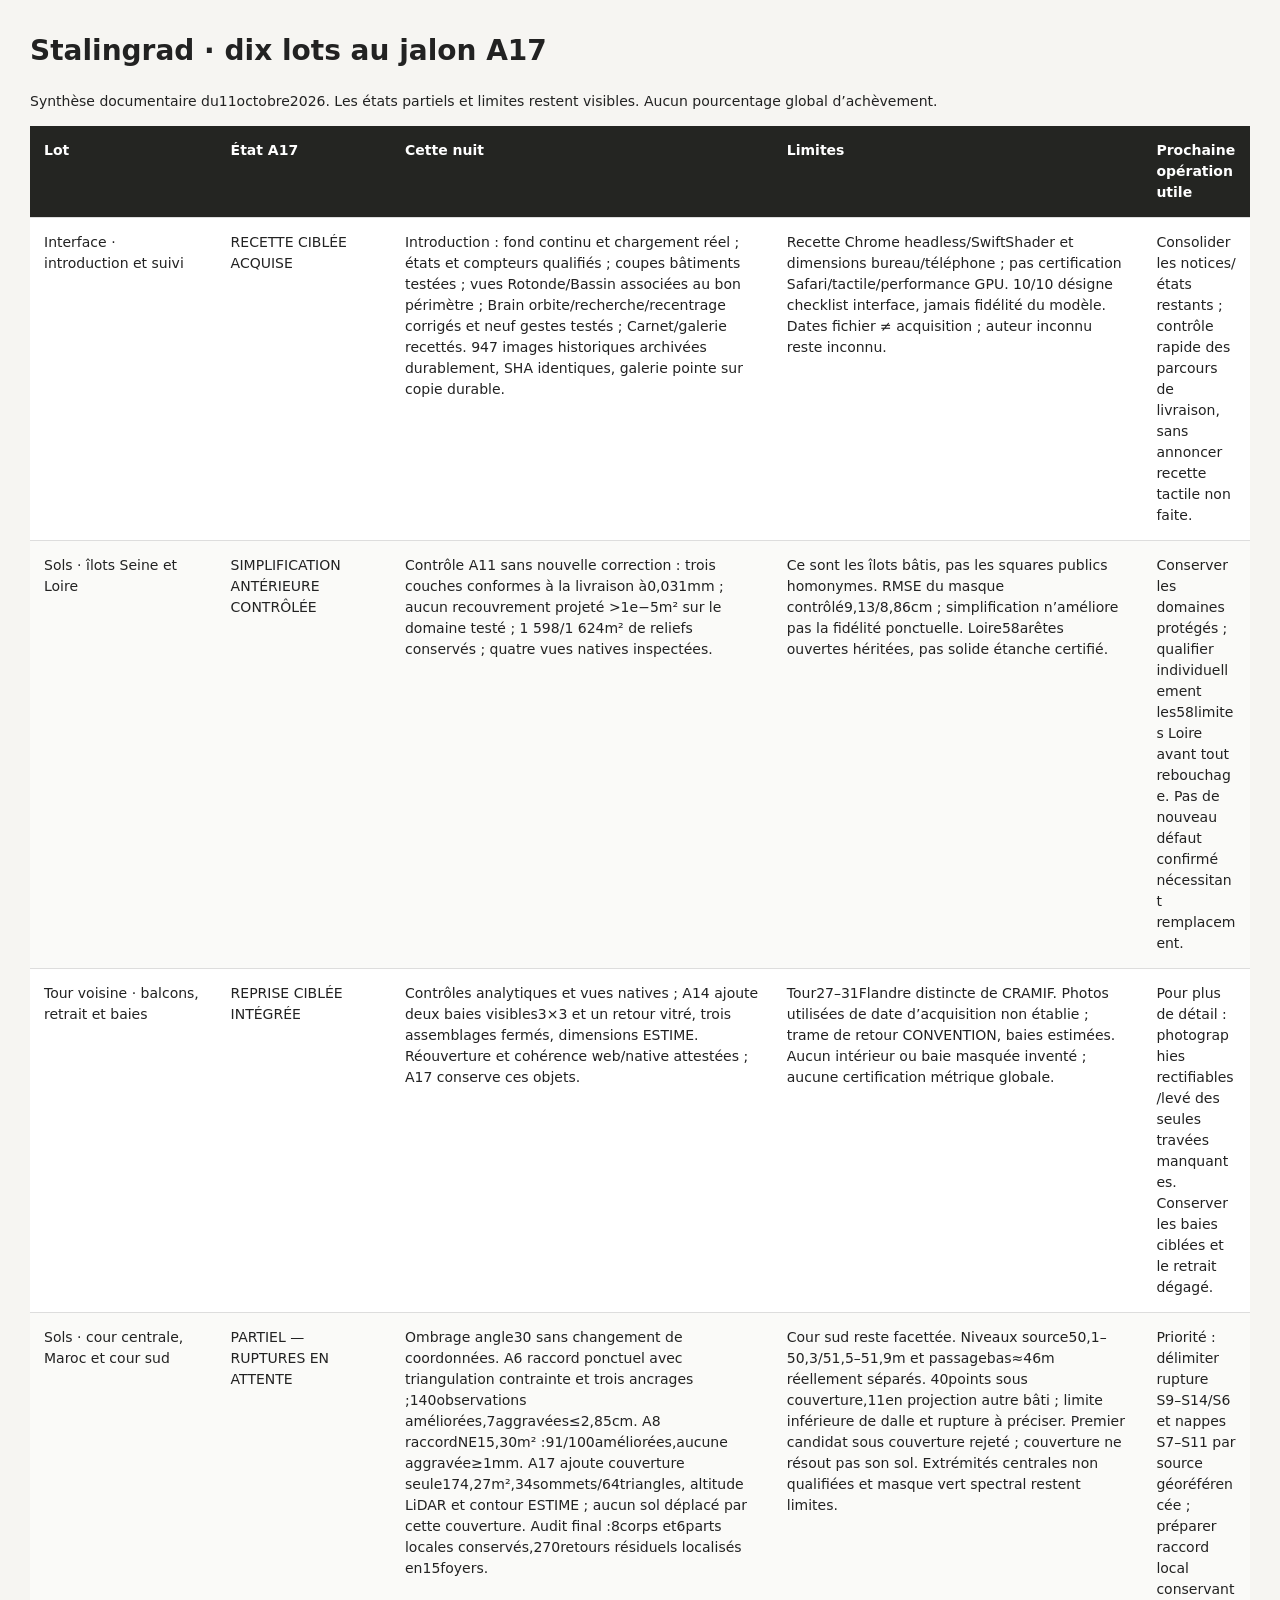
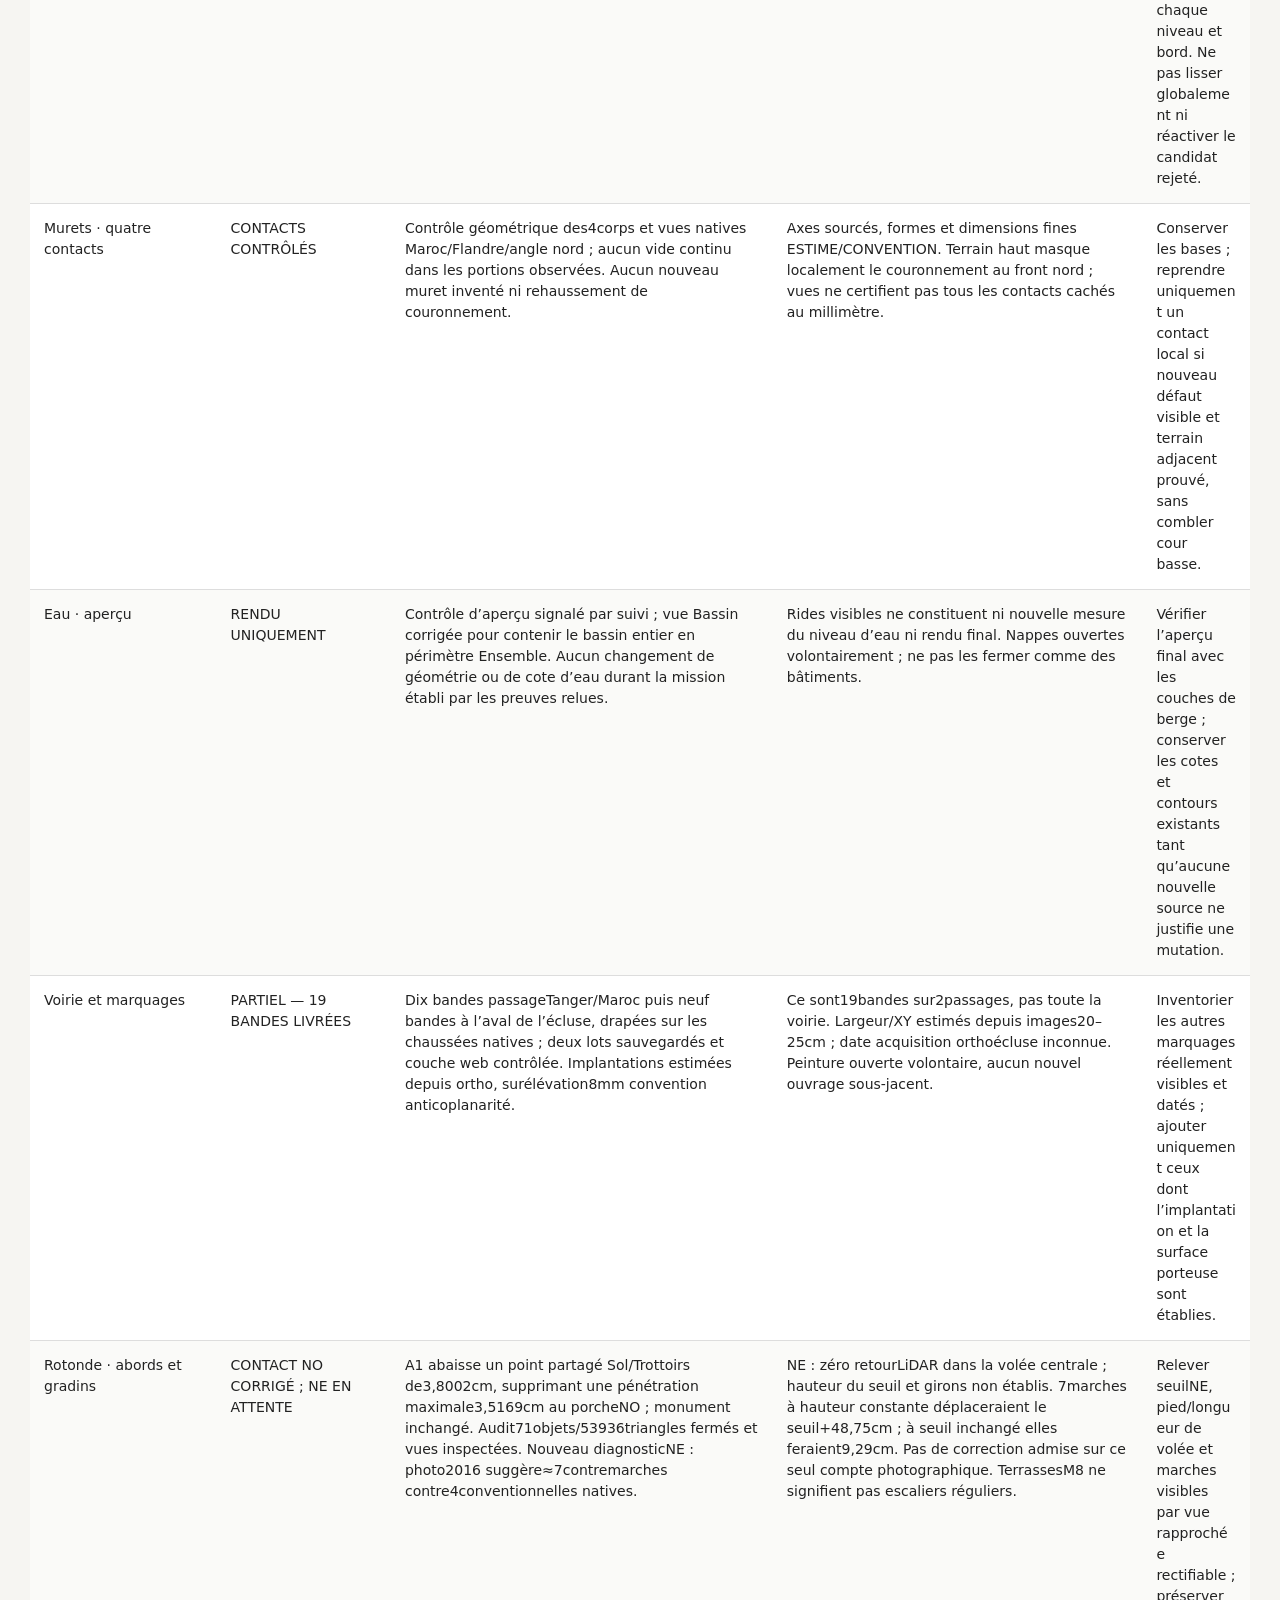
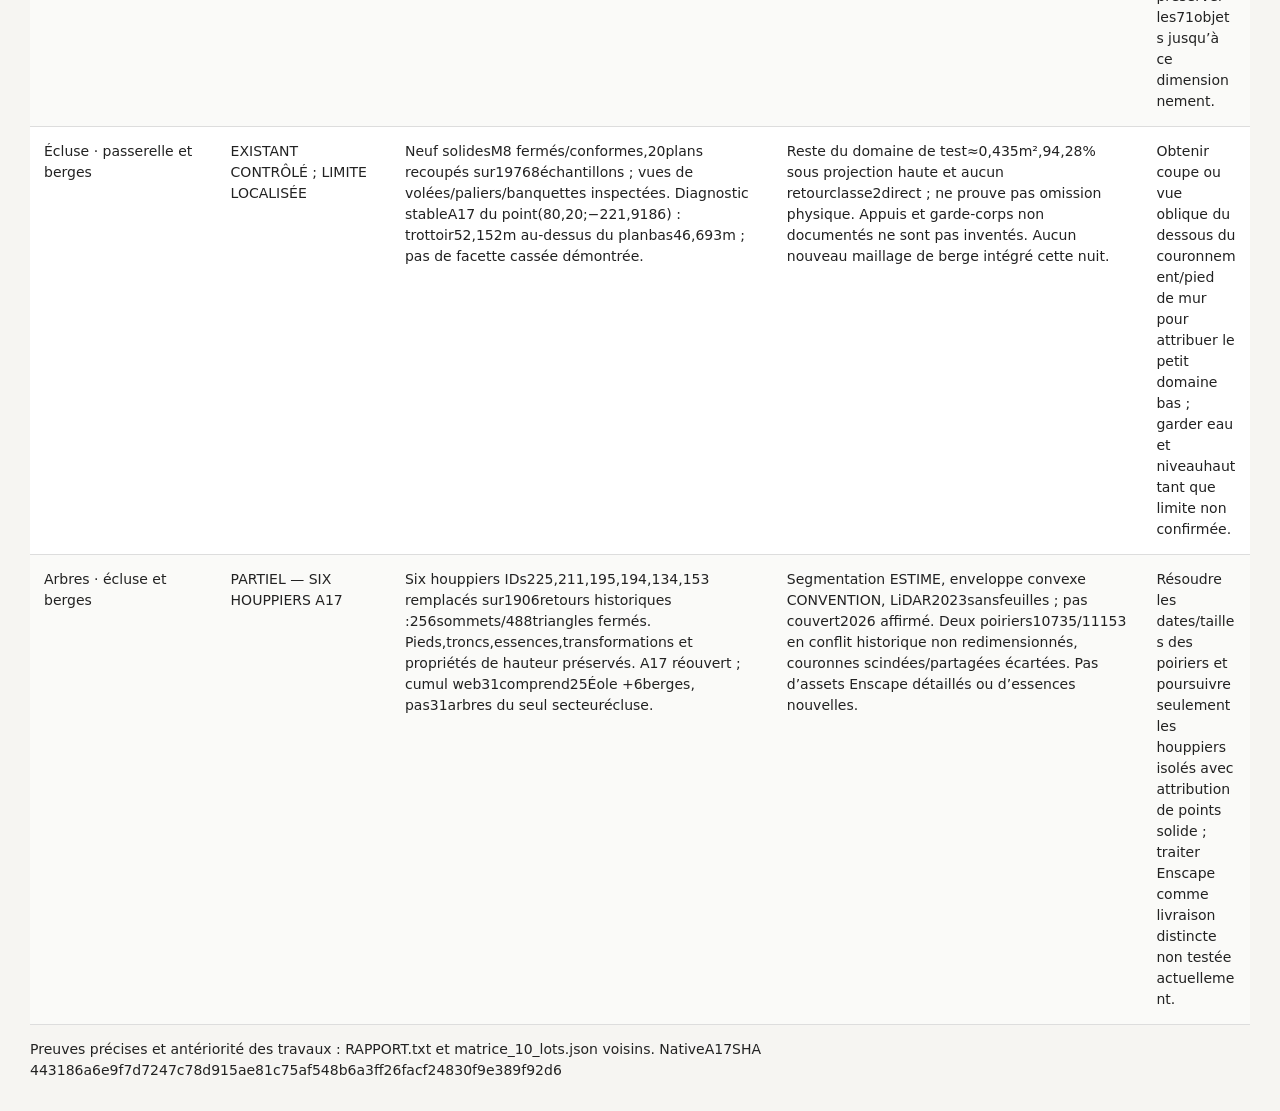
<file: f/cramif/interface/preuves_nuit/bilan_dix_lots_A17/matrice_10_lots.html>
<!doctype html><html lang="fr"><meta charset="utf-8"><title>Bilan dix lots A17</title><style>body{font:14px/1.5 system-ui;color:#222;background:#f6f5f2;margin:30px}h1{font-size:28px}table{border-collapse:collapse;background:white;width:100%;table-layout:fixed}th,td{text-align:left;vertical-align:top;padding:14px;border-bottom:1px solid #ddd;overflow-wrap:anywhere}th{background:#242522;color:white;position:sticky;top:0}th:nth-child(1){width:13%}th:nth-child(2){width:12%}th:nth-child(3){width:29%}th:nth-child(4){width:28%}tr:nth-child(even){background:#fafaf8}@media print{body{margin:0}th{position:static}tr{break-inside:avoid}}</style><h1>Stalingrad · dix lots au jalon A17</h1><p>Synthèse documentaire du11octobre2026. Les états partiels et limites restent visibles. Aucun pourcentage global d’achèvement.</p><table><thead><tr><th>Lot</th><th>État A17</th><th>Cette nuit</th><th>Limites</th><th>Prochaine opération utile</th></tr></thead><tbody><tr><td>Interface · introduction et suivi</td><td>RECETTE CIBLÉE ACQUISE</td><td>Introduction : fond continu et chargement réel ; états et compteurs qualifiés ; coupes bâtiments testées ; vues Rotonde/Bassin associées au bon périmètre ; Brain orbite/recherche/recentrage corrigés et neuf gestes testés ; Carnet/galerie recettés. 947 images historiques archivées durablement, SHA identiques, galerie pointe sur copie durable.</td><td>Recette Chrome headless/SwiftShader et dimensions bureau/téléphone ; pas certification Safari/tactile/performance GPU. 10/10 désigne checklist interface, jamais fidélité du modèle. Dates fichier ≠ acquisition ; auteur inconnu reste inconnu.</td><td>Consolider les notices/états restants ; contrôle rapide des parcours de livraison, sans annoncer recette tactile non faite.</td></tr><tr><td>Sols · îlots Seine et Loire</td><td>SIMPLIFICATION ANTÉRIEURE CONTRÔLÉE</td><td>Contrôle A11 sans nouvelle correction : trois couches conformes à la livraison à0,031mm ; aucun recouvrement projeté &gt;1e−5m² sur le domaine testé ; 1 598/1 624m² de reliefs conservés ; quatre vues natives inspectées.</td><td>Ce sont les îlots bâtis, pas les squares publics homonymes. RMSE du masque contrôlé9,13/8,86cm ; simplification n’améliore pas la fidélité ponctuelle. Loire58arêtes ouvertes héritées, pas solide étanche certifié.</td><td>Conserver les domaines protégés ; qualifier individuellement les58limites Loire avant tout rebouchage. Pas de nouveau défaut confirmé nécessitant remplacement.</td></tr><tr><td>Tour voisine · balcons, retrait et baies</td><td>REPRISE CIBLÉE INTÉGRÉE</td><td>Contrôles analytiques et vues natives ; A14 ajoute deux baies visibles3×3 et un retour vitré, trois assemblages fermés, dimensions ESTIME. Réouverture et cohérence web/native attestées ; A17 conserve ces objets.</td><td>Tour27–31Flandre distincte de CRAMIF. Photos utilisées de date d’acquisition non établie ; trame de retour CONVENTION, baies estimées. Aucun intérieur ou baie masquée inventé ; aucune certification métrique globale.</td><td>Pour plus de détail : photographies rectifiables/levé des seules travées manquantes. Conserver les baies ciblées et le retrait dégagé.</td></tr><tr><td>Sols · cour centrale, Maroc et cour sud</td><td>PARTIEL — RUPTURES EN ATTENTE</td><td>Ombrage angle30 sans changement de coordonnées. A6 raccord ponctuel avec triangulation contrainte et trois ancrages ;140observations améliorées,7aggravées≤2,85cm. A8 raccordNE15,30m² :91/100améliorées,aucune aggravée≥1mm. A17 ajoute couverture seule174,27m²,34sommets/64triangles, altitude LiDAR et contour ESTIME ; aucun sol déplacé par cette couverture. Audit final :8corps et6parts locales conservés,270retours résiduels localisés en15foyers.</td><td>Cour sud reste facettée. Niveaux source50,1–50,3/51,5–51,9m et passagebas≈46m réellement séparés. 40points sous couverture,11en projection autre bâti ; limite inférieure de dalle et rupture à préciser. Premier candidat sous couverture rejeté ; couverture ne résout pas son sol. Extrémités centrales non qualifiées et masque vert spectral restent limites.</td><td>Priorité : délimiter rupture S9–S14/S6 et nappes S7–S11 par source géoréférencée ; préparer raccord local conservant chaque niveau et bord. Ne pas lisser globalement ni réactiver le candidat rejeté.</td></tr><tr><td>Murets · quatre contacts</td><td>CONTACTS CONTRÔLÉS</td><td>Contrôle géométrique des4corps et vues natives Maroc/Flandre/angle nord ; aucun vide continu dans les portions observées. Aucun nouveau muret inventé ni rehaussement de couronnement.</td><td>Axes sourcés, formes et dimensions fines ESTIME/CONVENTION. Terrain haut masque localement le couronnement au front nord ; vues ne certifient pas tous les contacts cachés au millimètre.</td><td>Conserver les bases ; reprendre uniquement un contact local si nouveau défaut visible et terrain adjacent prouvé, sans combler cour basse.</td></tr><tr><td>Eau · aperçu</td><td>RENDU UNIQUEMENT</td><td>Contrôle d’aperçu signalé par suivi ; vue Bassin corrigée pour contenir le bassin entier en périmètre Ensemble. Aucun changement de géométrie ou de cote d’eau durant la mission établi par les preuves relues.</td><td>Rides visibles ne constituent ni nouvelle mesure du niveau d’eau ni rendu final. Nappes ouvertes volontairement ; ne pas les fermer comme des bâtiments.</td><td>Vérifier l’aperçu final avec les couches de berge ; conserver les cotes et contours existants tant qu’aucune nouvelle source ne justifie une mutation.</td></tr><tr><td>Voirie et marquages</td><td>PARTIEL — 19 BANDES LIVRÉES</td><td>Dix bandes passageTanger/Maroc puis neuf bandes à l’aval de l’écluse, drapées sur les chaussées natives ; deux lots sauvegardés et couche web contrôlée. Implantations estimées depuis ortho, surélévation8mm convention anticoplanarité.</td><td>Ce sont19bandes sur2passages, pas toute la voirie. Largeur/XY estimés depuis images20–25cm ; date acquisition orthoécluse inconnue. Peinture ouverte volontaire, aucun nouvel ouvrage sous-jacent.</td><td>Inventorier les autres marquages réellement visibles et datés ; ajouter uniquement ceux dont l’implantation et la surface porteuse sont établies.</td></tr><tr><td>Rotonde · abords et gradins</td><td>CONTACT NO CORRIGÉ ; NE EN ATTENTE</td><td>A1 abaisse un point partagé Sol/Trottoirs de3,8002cm, supprimant une pénétration maximale3,5169cm au porcheNO ; monument inchangé. Audit71objets/53936triangles fermés et vues inspectées. Nouveau diagnosticNE : photo2016 suggère≈7contremarches contre4conventionnelles natives.</td><td>NE : zéro retourLiDAR dans la volée centrale ; hauteur du seuil et girons non établis. 7marches à hauteur constante déplaceraient le seuil+48,75cm ; à seuil inchangé elles feraient9,29cm. Pas de correction admise sur ce seul compte photographique. TerrassesM8 ne signifient pas escaliers réguliers.</td><td>Relever seuilNE, pied/longueur de volée et marches visibles par vue rapprochée rectifiable ; préserver les71objets jusqu’à ce dimensionnement.</td></tr><tr><td>Écluse · passerelle et berges</td><td>EXISTANT CONTRÔLÉ ; LIMITE LOCALISÉE</td><td>Neuf solidesM8 fermés/conformes,20plans recoupés sur19768échantillons ; vues de volées/paliers/banquettes inspectées. Diagnostic stableA17 du point(80,20;−221,9186) : trottoir52,152m au-dessus du planbas46,693m ; pas de facette cassée démontrée.</td><td>Reste du domaine de test≈0,435m²,94,28% sous projection haute et aucun retourclasse2direct ; ne prouve pas omission physique. Appuis et garde-corps non documentés ne sont pas inventés. Aucun nouveau maillage de berge intégré cette nuit.</td><td>Obtenir coupe ou vue oblique du dessous du couronnement/pied de mur pour attribuer le petit domaine bas ; garder eau et niveauhaut tant que limite non confirmée.</td></tr><tr><td>Arbres · écluse et berges</td><td>PARTIEL — SIX HOUPPIERS A17</td><td>Six houppiers IDs225,211,195,194,134,153 remplacés sur1906retours historiques :256sommets/488triangles fermés. Pieds,troncs,essences,transformations et propriétés de hauteur préservés. A17 réouvert ; cumul web31comprend25Éole +6berges, pas31arbres du seul secteurécluse.</td><td>Segmentation ESTIME, enveloppe convexe CONVENTION, LiDAR2023sansfeuilles ; pas couvert2026 affirmé. Deux poiriers10735/11153 en conflit historique non redimensionnés, couronnes scindées/partagées écartées. Pas d’assets Enscape détaillés ou d’essences nouvelles.</td><td>Résoudre les dates/tailles des poiriers et poursuivre seulement les houppiers isolés avec attribution de points solide ; traiter Enscape comme livraison distincte non testée actuellement.</td></tr></tbody></table><p>Preuves précises et antériorité des travaux : RAPPORT.txt et matrice_10_lots.json voisins. NativeA17SHA 443186a6e9f7d7247c78d915ae81c75af548b6a3ff26facf24830f9e389f92d6</p></html>
</file>
<file: charte/charte.css>
/* Charte graphique VL·AU — Vincent Lavergne Architecture Urbanisme (références : skill charte-vlau, VLAU_design_rules.md)
   Carbone #1D1E1C + blanc ; gris #575756 (secondaire), #C6C6C6 (filets), #DADADA (fonds neutres) ; Fracktif seule ;
   angles droits, aucune ombre, aucun dégradé, aucune couleur d'accent : la couleur vient des images. */
@font-face { font-family: Fracktif; font-weight: 300; font-style: normal; src: url(Fracktif-Light.otf) format('opentype'); }
@font-face { font-family: Fracktif; font-weight: 300; font-style: italic; src: url(Fracktif-LightItalic.otf) format('opentype'); }
@font-face { font-family: Fracktif; font-weight: 400; font-style: normal; src: url(Fracktif-Regular.otf) format('opentype'); }
@font-face { font-family: Fracktif; font-weight: 500; font-style: normal; src: url(Fracktif-Medium.otf) format('opentype'); }
:root { --carbone: #1D1E1C; --papier: #FFFFFF; --gris: #575756; --filet: #C6C6C6; --gris-clair: #DADADA; }
* { box-sizing: border-box; }
html, body { margin: 0; background: var(--papier); color: var(--carbone); font-family: Fracktif, "Helvetica Neue", Arial, sans-serif; font-weight: 300; font-size: 15px; line-height: 1.25; }
a { color: var(--carbone); text-decoration: none; border-bottom: 1px solid var(--filet); }
a:hover { border-bottom-color: var(--carbone); }
button { font: inherit; font-weight: 400; color: var(--carbone); background: var(--papier); border: 1px solid var(--filet); border-radius: 0; padding: 4px 10px; cursor: pointer; }
button:hover { border-color: var(--carbone); }
/* bandeau de tête récurrent : wordmark + sommaire + repère, puis filet pleine largeur, puis titre aligné à droite */
.bandeau { display: grid; grid-template-columns: auto 1fr auto; gap: 28px; align-items: start; padding: 12px 16px 10px; background: var(--papier); }
.marque { display: block; border: 0; }
.marque img.wm { height: 22px; display: block; }
.marque img.lg { height: 9px; display: block; margin-top: 7px; opacity: .92; }
.sommaire { display: flex; gap: 34px; flex-wrap: wrap; font-size: 11px; letter-spacing: .06em; text-transform: uppercase; color: var(--gris); padding-top: 3px; }
.sommaire a { color: var(--gris); border: 0; } .sommaire a:hover { color: var(--carbone); }
.repere { font-size: 13px; font-weight: 400; text-align: right; color: var(--carbone); white-space: nowrap; padding-top: 2px; }
.repere small { display: block; font-size: 11px; font-weight: 300; color: var(--gris); }
.filet { border: 0; border-top: 1px solid var(--filet); margin: 0; }
.titre-page { text-align: right; font-weight: 500; font-size: 31px; line-height: 1.1; margin: 14px 16px 0; }
.sous-titre-page { text-align: right; color: var(--gris); font-size: 13px; margin: 4px 16px 0; }
h2.rub { font-weight: 400; font-size: 20px; margin: 0 0 4px; } h2.rub .num { color: var(--gris); font-weight: 300; }
.note { color: var(--gris); font-size: 13px; margin: 0 0 12px; max-width: 70ch; font-style: italic; }
.legende { font-size: 11.5px; color: var(--gris); margin-top: 3px; word-break: break-word; }
.meta { font-size: 11px; letter-spacing: .06em; text-transform: uppercase; color: var(--gris); }
</file>
